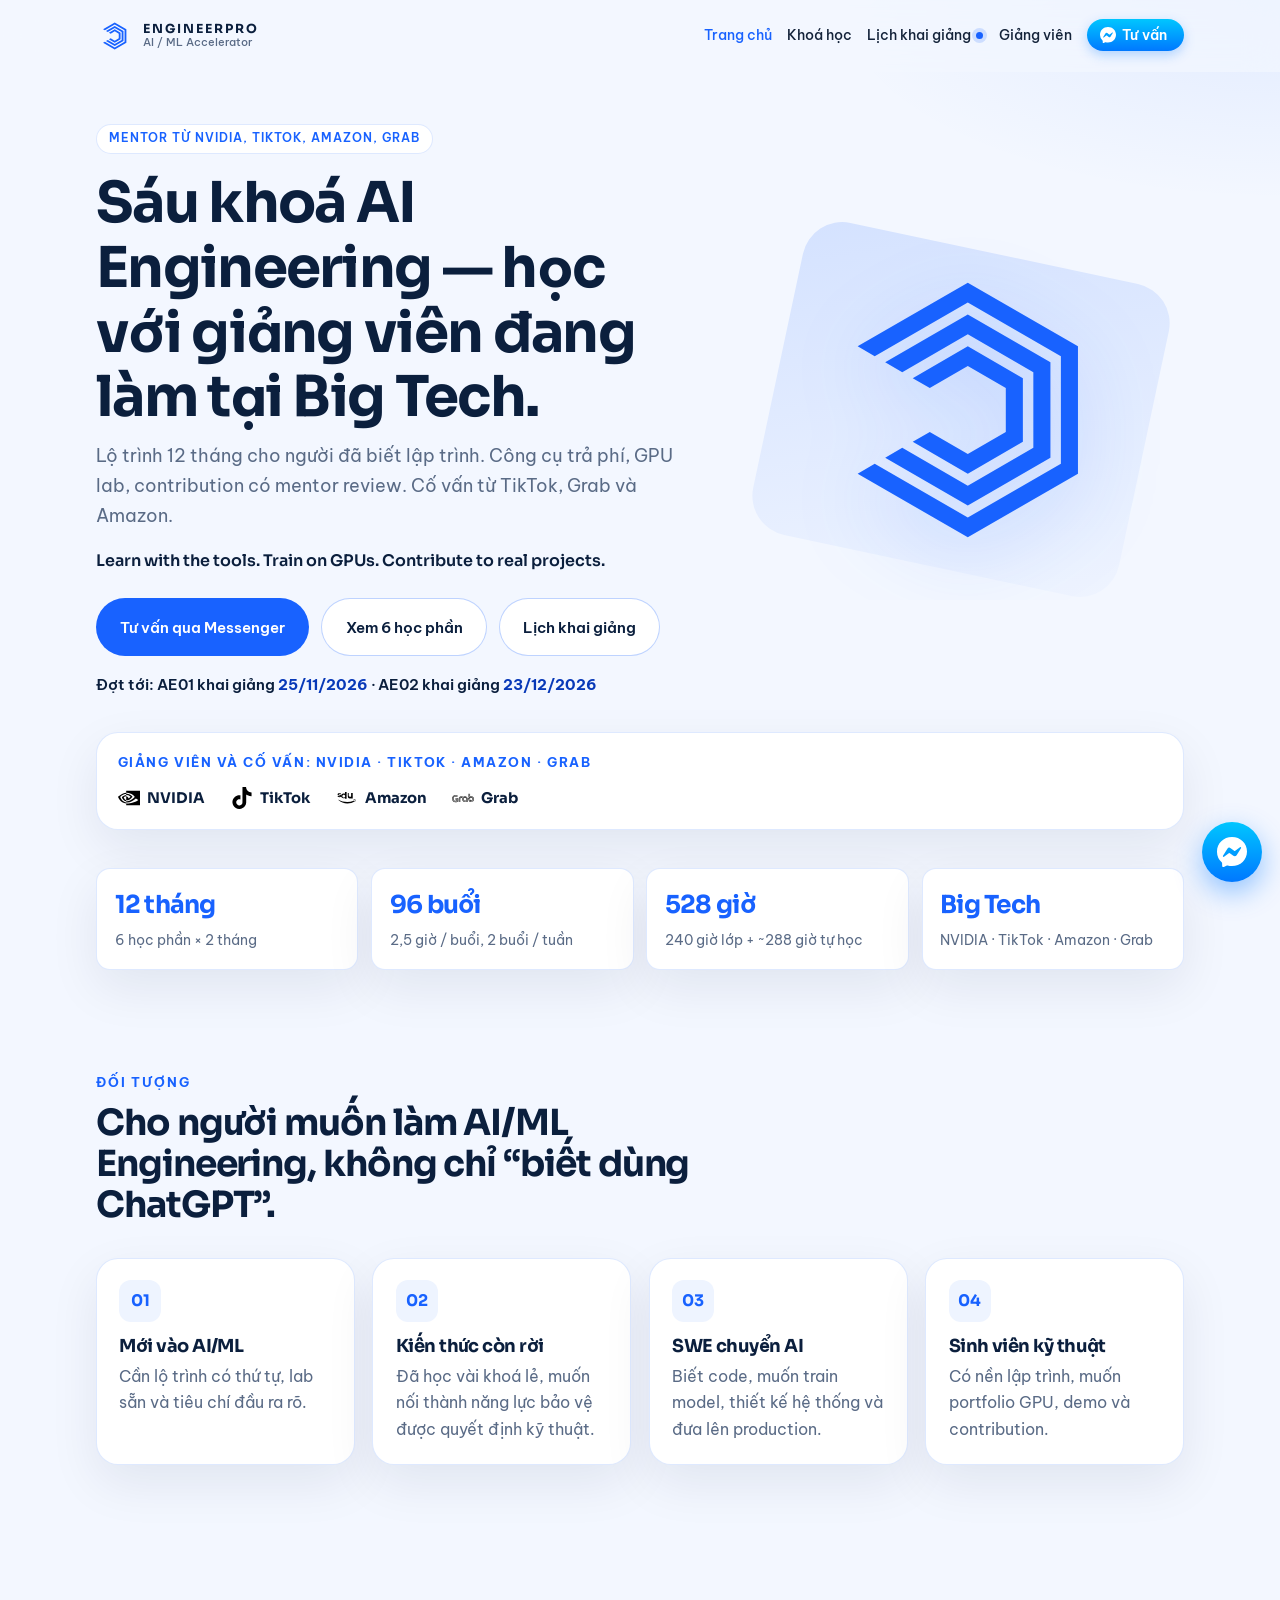
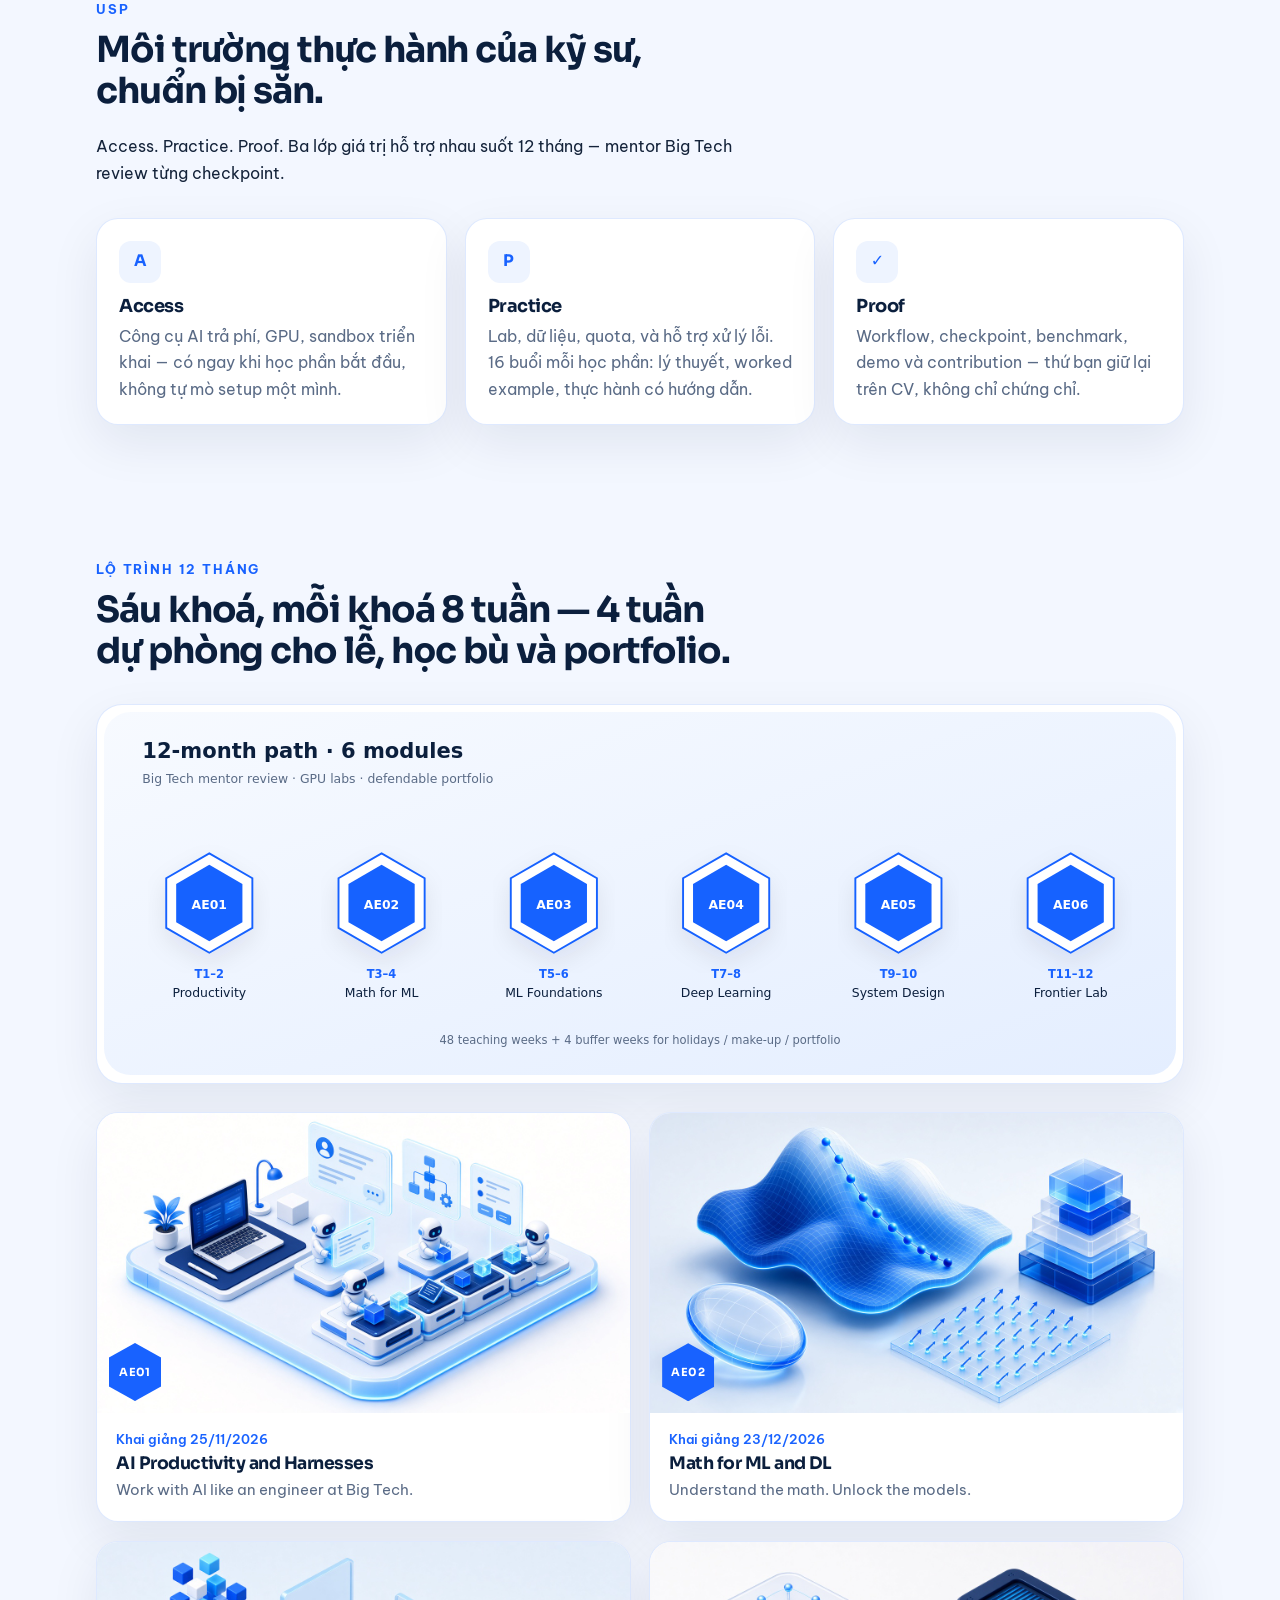
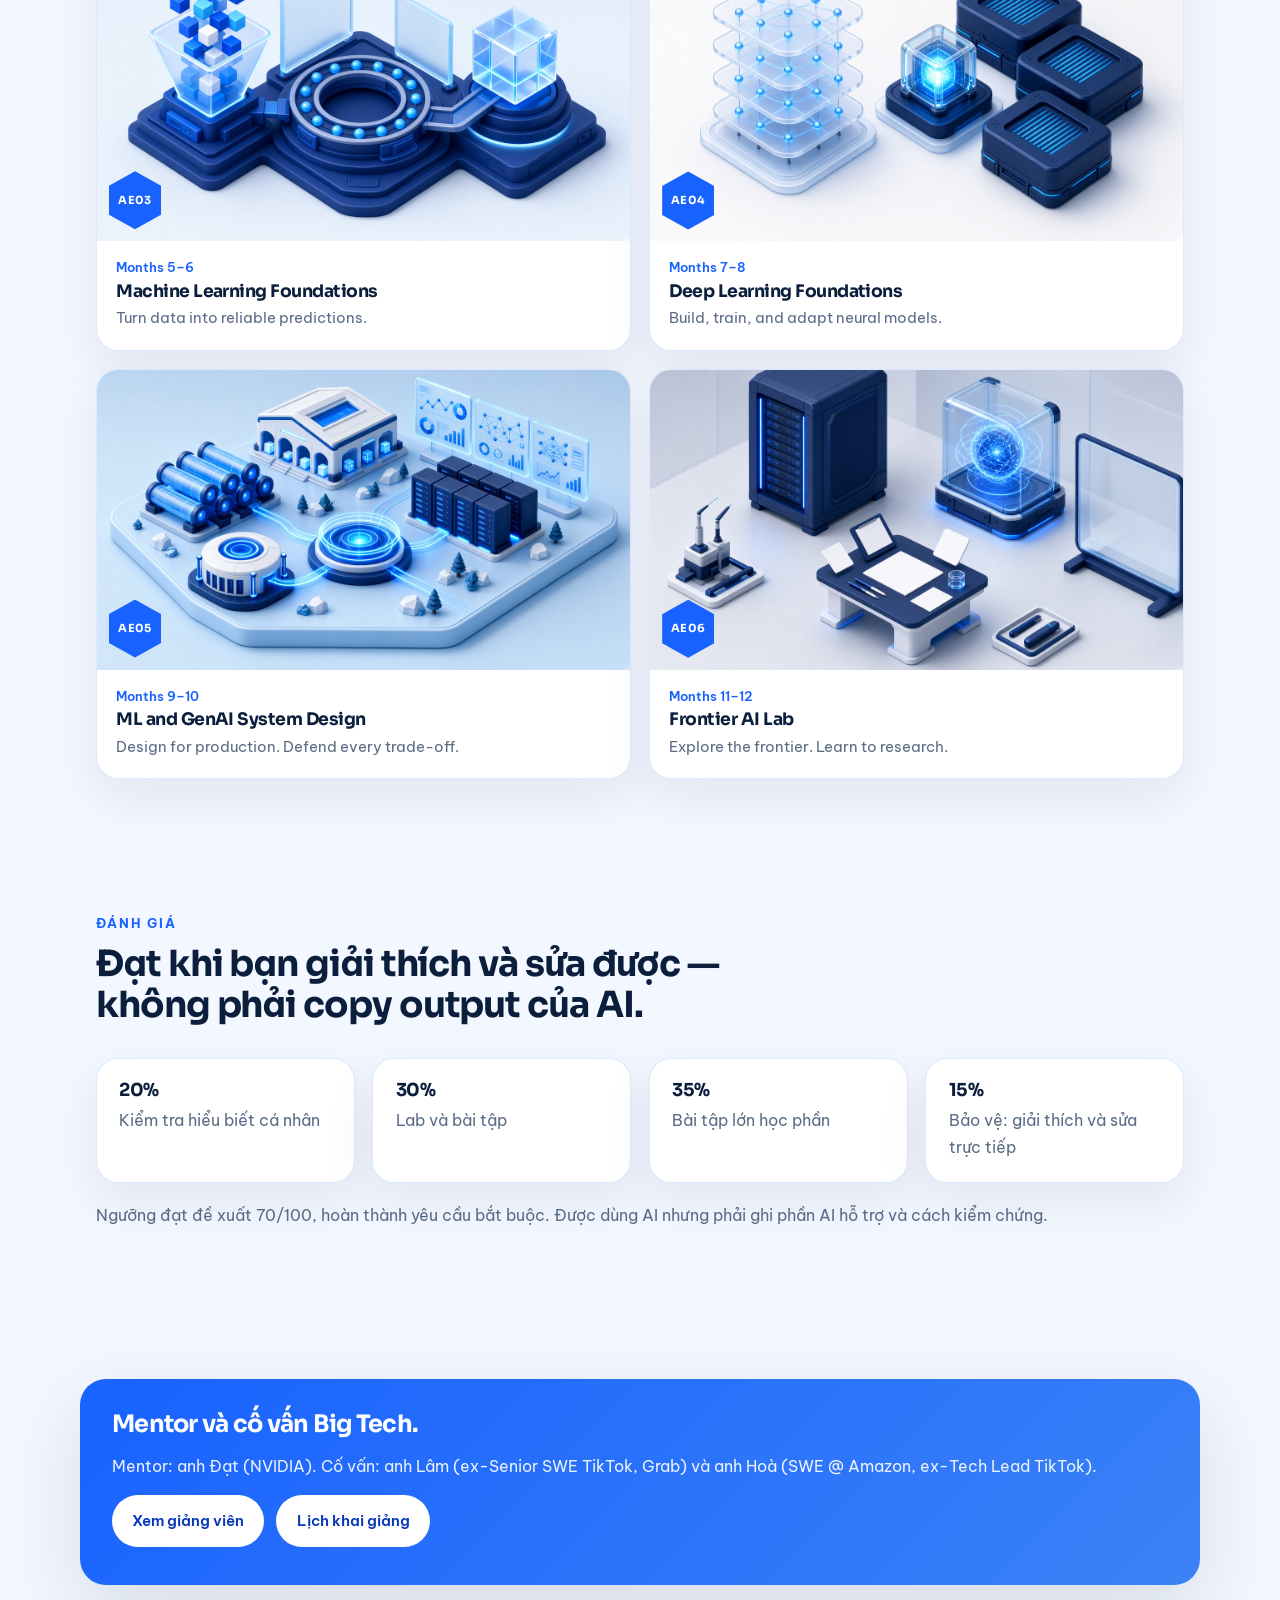
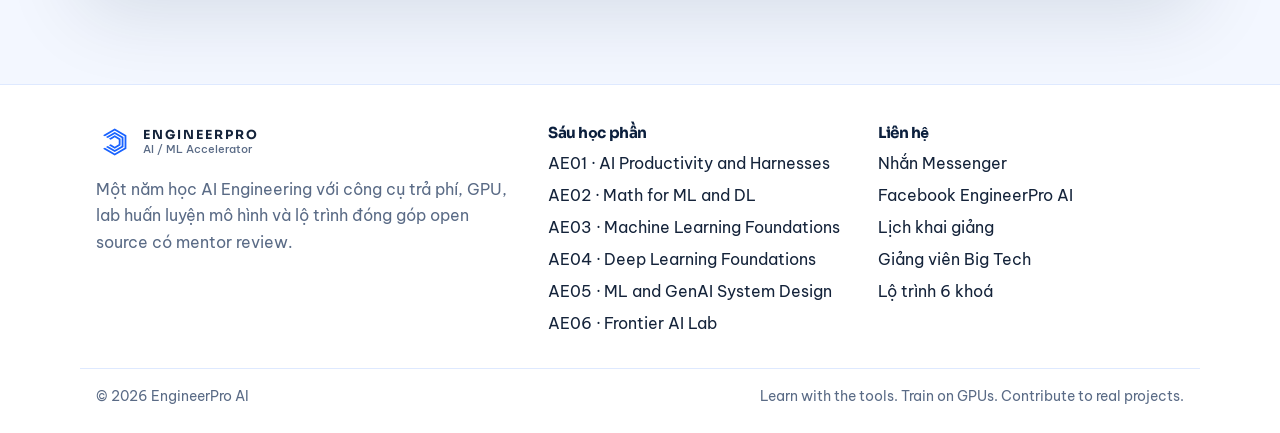
<file: docs/index.html>
<!doctype html>
<html lang="vi">
<head>
  <meta charset="utf-8">
  <!-- Google tag (gtag.js) -->
<script async src="https://www.googletagmanager.com/gtag/js?id=G-5TH79627Q6"></script>
<script>
  window.dataLayer = window.dataLayer || [];
  function gtag(){dataLayer.push(arguments);}
  gtag('js', new Date());
  gtag('config', 'G-5TH79627Q6');
</script>
  <meta name="viewport" content="width=device-width, initial-scale=1">
  <title>EngineerPro AI — 6 khoá AI Engineering với giảng viên Big Tech</title>
  <meta name="description" content="Lộ trình 12 tháng, 6 khoá: AI productivity, toán ML, machine learning, deep learning, system design và frontier lab. Mentor review; cố vấn TikTok, Grab và Amazon. GPU, công cụ trả phí.">
  <link rel="canonical" href="https://engineerpro-team.github.io/engineerproai/">
  <link rel="icon" type="image/png" sizes="32x32" href="assets/img/favicon-32.png">
  <link rel="icon" type="image/png" href="assets/img/favicon.png">
  <link rel="apple-touch-icon" href="assets/img/apple-touch-icon.png">
  <meta property="og:type" content="website">
  <meta property="og:site_name" content="EngineerPro AI">
  <meta property="og:locale" content="vi_VN">
  <meta property="og:title" content="EngineerPro AI — 6 khoá AI Engineering với giảng viên Big Tech">
  <meta property="og:description" content="Lộ trình 12 tháng, 6 khoá: AI productivity, toán ML, machine learning, deep learning, system design và frontier lab. Mentor review; cố vấn TikTok, Grab và Amazon. GPU, công cụ trả phí.">
  <meta property="og:url" content="https://engineerpro-team.github.io/engineerproai/">
  <meta property="og:image" content="https://engineerpro-team.github.io/engineerproai/assets/img/og-share.png">
  <meta property="og:image:width" content="1200">
  <meta property="og:image:height" content="630">
  <meta name="twitter:card" content="summary_large_image">
  <meta name="twitter:title" content="EngineerPro AI — 6 khoá AI Engineering với giảng viên Big Tech">
  <meta name="twitter:description" content="Lộ trình 12 tháng, 6 khoá: AI productivity, toán ML, machine learning, deep learning, system design và frontier lab. Mentor review; cố vấn TikTok, Grab và Amazon. GPU, công cụ trả phí.">
  <meta name="twitter:image" content="https://engineerpro-team.github.io/engineerproai/assets/img/og-share.png">
  <link rel="preconnect" href="https://fonts.googleapis.com">
  <link rel="preconnect" href="https://fonts.gstatic.com" crossorigin>
  <link href="https://fonts.googleapis.com/css2?family=Be+Vietnam+Pro:wght@400;500;600;700;800&family=Sora:wght@600;700;800&display=swap" rel="stylesheet">
  <link rel="stylesheet" href="assets/css/style.css">
  <script type="application/ld+json">{"@context": "https://schema.org", "@graph": [{"@type": ["Organization", "EducationalOrganization"], "@id": "https://engineerpro-team.github.io/engineerproai/#org", "name": "EngineerPro AI", "url": "https://engineerpro-team.github.io/engineerproai/", "logo": "https://engineerpro-team.github.io/engineerproai/assets/img/logo-mark.png", "sameAs": ["https://www.facebook.com/EngineerProAI", "https://m.me/EngineerProAI"]}, {"@type": "EducationalOccupationalProgram", "name": "AI/ML Engineering Accelerator", "description": "Lộ trình 12 tháng, 6 khoá AI/ML Engineering với giảng viên Big Tech.", "url": "https://engineerpro-team.github.io/engineerproai/", "provider": {"@id": "https://engineerpro-team.github.io/engineerproai/#org"}, "timeToComplete": "P12M", "hasCourse": [{"@type": "Course", "name": "AE01 — AI Productivity and Harnesses", "description": "Work with AI like an engineer at Big Tech.", "url": "https://engineerpro-team.github.io/engineerproai/khoa-hoc/ae01/", "provider": {"@id": "https://engineerpro-team.github.io/engineerproai/#org"}}, {"@type": "Course", "name": "AE02 — Math for ML and DL", "description": "Understand the math. Unlock the models.", "url": "https://engineerpro-team.github.io/engineerproai/khoa-hoc/ae02/", "provider": {"@id": "https://engineerpro-team.github.io/engineerproai/#org"}}, {"@type": "Course", "name": "AE03 — Machine Learning Foundations", "description": "Turn data into reliable predictions.", "url": "https://engineerpro-team.github.io/engineerproai/khoa-hoc/ae03/", "provider": {"@id": "https://engineerpro-team.github.io/engineerproai/#org"}}, {"@type": "Course", "name": "AE04 — Deep Learning Foundations", "description": "Build, train, and adapt neural models.", "url": "https://engineerpro-team.github.io/engineerproai/khoa-hoc/ae04/", "provider": {"@id": "https://engineerpro-team.github.io/engineerproai/#org"}}, {"@type": "Course", "name": "AE05 — ML and GenAI System Design", "description": "Design for production. Defend every trade-off.", "url": "https://engineerpro-team.github.io/engineerproai/khoa-hoc/ae05/", "provider": {"@id": "https://engineerpro-team.github.io/engineerproai/#org"}}, {"@type": "Course", "name": "AE06 — Frontier AI Lab", "description": "Explore the frontier. Learn to research.", "url": "https://engineerpro-team.github.io/engineerproai/khoa-hoc/ae06/", "provider": {"@id": "https://engineerpro-team.github.io/engineerproai/#org"}}]}]}</script>
</head>
<body>
  <a class="skip-link" href="#main">Bỏ qua điều hướng</a>
  <header class="header" data-header>
  <div class="header-inner">
    <a class="brand" href="index.html">
      <img src="assets/img/logo-mark.svg" alt="">
      <span><b>ENGINEERPRO</b><small>AI / ML Accelerator</small></span>
    </a>
    <button class="nav-toggle" type="button" data-nav-toggle aria-expanded="false" aria-controls="site-nav" aria-label="Mở menu">
      <span></span>
    </button>
    <nav class="nav" id="site-nav" data-nav-panel>
      <a href="index.html" class="is-active">Trang chủ</a>
      <a href="khoa-hoc/">Khoá học</a>
      <a href="lich-khai-giang/" class="nav-hot">Lịch khai giảng</a>
      <a href="giang-vien/">Giảng viên</a>
      <a class="btn btn-msg" href="https://m.me/EngineerProAI" target="_blank" rel="noopener"><svg viewBox="0 0 24 24" aria-hidden="true"><path fill="currentColor" d="M.001 11.639C.001 4.949 5.241 0 12.001 0 18.762 0 24 4.95 24 11.639c0 6.689-5.238 11.638-11.999 11.638-1.21 0-2.38-.16-3.47-.46a.96.96 0 00-.64.05l-2.39 1.05a.96.96 0 01-1.35-.85l-.07-2.14a.97.97 0 00-.32-.68A11.39 11.39 0 010 11.639zm8.32-2.19l-3.52 5.6c-.35.53.32 1.139.82.75l3.79-2.87a.724.724 0 01.87 0l2.8 2.1c.84.63 2.04.41 2.6-.48l3.52-5.6c.35-.53-.32-1.13-.82-.75l-3.79 2.87a.724.724 0 01-.87 0l-2.8-2.1a1.8 1.8 0 00-2.6.48z"/></svg> Tư vấn</a>
    </nav>
  </div>
</header>
  <main id="main">
<section class="hero">
  <div class="wrap hero-grid">
    <div>
      <div class="eyebrow">Mentor từ NVIDIA, TikTok, Amazon, Grab</div>
      <h1>Sáu khoá AI Engineering — học với giảng viên đang làm tại Big Tech.</h1>
      <p class="lede">Lộ trình 12 tháng cho người đã biết lập trình. Công cụ trả phí, GPU lab, contribution có mentor review. Cố vấn từ TikTok, Grab và Amazon.</p>
      <p class="tagline">Learn with the tools. Train on GPUs. Contribute to real projects.</p>
      <div class="hero-actions">
        <a class="btn btn-primary btn-lg" href="https://m.me/EngineerProAI" target="_blank" rel="noopener">Tư vấn qua Messenger</a>
        <a class="btn btn-ghost btn-lg" href="#lo-trinh">Xem 6 học phần</a>
        <a class="btn btn-ghost btn-lg" href="lich-khai-giang/">Lịch khai giảng</a>
      </div>
      <p class="intake-line">Đợt tới: AE01 khai giảng <strong>25/11/2026</strong> · AE02 khai giảng <strong>23/12/2026</strong></p>
    </div>
    <div class="hero-visual">
      <img src="assets/img/logo-mark.svg" alt="Logo EngineerPro AI">
    </div>
  </div>
  <div class="wrap"><div class="logo-strip reveal">
  <p>Giảng viên và cố vấn: NVIDIA · TikTok · Amazon · Grab</p>
  <ul><li><img src="assets/img/companies/nvidia.svg" alt=""><span>NVIDIA</span></li><li><img src="assets/img/companies/tiktok.svg" alt=""><span>TikTok</span></li><li><img src="assets/img/companies/amazon.svg" alt=""><span>Amazon</span></li><li><img src="assets/img/companies/grab.svg" alt=""><span>Grab</span></li></ul>
</div></div>
  <div class="wrap stats">
    <div class="stat"><b>12 tháng</b><span>6 học phần × 2 tháng</span></div>
    <div class="stat"><b>96 buổi</b><span>2,5 giờ / buổi, 2 buổi / tuần</span></div>
    <div class="stat"><b>528 giờ</b><span>240 giờ lớp + ~288 giờ tự học</span></div>
    <div class="stat"><b>Big Tech</b><span>NVIDIA · TikTok · Amazon · Grab</span></div>
  </div>
</section>

<section>
  <div class="wrap">
    <div class="section-head reveal">
      <div class="kicker">Đối tượng</div>
      <h2>Cho người muốn làm AI/ML Engineering, không chỉ “biết dùng ChatGPT”.</h2>
    </div>
    <div class="grid-4">
      <article class="card reveal"><div class="icon-pill">01</div><h3>Mới vào AI/ML</h3><p>Cần lộ trình có thứ tự, lab sẵn và tiêu chí đầu ra rõ.</p></article>
      <article class="card reveal"><div class="icon-pill">02</div><h3>Kiến thức còn rời</h3><p>Đã học vài khoá lẻ, muốn nối thành năng lực bảo vệ được quyết định kỹ thuật.</p></article>
      <article class="card reveal"><div class="icon-pill">03</div><h3>SWE chuyển AI</h3><p>Biết code, muốn train model, thiết kế hệ thống và đưa lên production.</p></article>
      <article class="card reveal"><div class="icon-pill">04</div><h3>Sinh viên kỹ thuật</h3><p>Có nền lập trình, muốn portfolio GPU, demo và contribution.</p></article>
    </div>
  </div>
</section>

<section>
  <div class="wrap">
    <div class="section-head reveal">
      <div class="kicker">USP</div>
      <h2>Môi trường thực hành của kỹ sư, chuẩn bị sẵn.</h2>
      <p>Access. Practice. Proof. Ba lớp giá trị hỗ trợ nhau suốt 12 tháng — mentor Big Tech review từng checkpoint.</p>
    </div>
    <div class="grid-3">
      <article class="card reveal"><div class="icon-pill">A</div><h3>Access</h3><p>Công cụ AI trả phí, GPU, sandbox triển khai — có ngay khi học phần bắt đầu, không tự mò setup một mình.</p></article>
      <article class="card reveal"><div class="icon-pill">P</div><h3>Practice</h3><p>Lab, dữ liệu, quota, và hỗ trợ xử lý lỗi. 16 buổi mỗi học phần: lý thuyết, worked example, thực hành có hướng dẫn.</p></article>
      <article class="card reveal"><div class="icon-pill">✓</div><h3>Proof</h3><p>Workflow, checkpoint, benchmark, demo và contribution — thứ bạn giữ lại trên CV, không chỉ chứng chỉ.</p></article>
    </div>
  </div>
</section>

<section id="lo-trinh">
  <div class="wrap">
    <div class="section-head reveal">
      <div class="kicker">Lộ trình 12 tháng</div>
      <h2>Sáu khoá, mỗi khoá 8 tuần — 4 tuần dự phòng cho lễ, học bù và portfolio.</h2>
    </div>
    <figure class="diagram reveal"><img src="assets/img/diagrams/roadmap-12.svg" alt="12-month path, six modules AE01 to AE06"></figure>
    <div class="path"><a class="course-card reveal" href="khoa-hoc/ae01/">
  <div class="course-thumb">
    <img src="assets/img/courses/ae01-cover.png" alt="" width="1280" height="720">
    <span class="hex">AE01</span>
  </div>
  <div class="course-card-body">
    <div class="meta">Khai giảng 25/11/2026</div>
    <h3>AI Productivity and Harnesses</h3>
    <p>Work with AI like an engineer at Big Tech.</p>
  </div>
  <span class="go" aria-hidden="true">→</span>
</a>
<a class="course-card reveal" href="khoa-hoc/ae02/">
  <div class="course-thumb">
    <img src="assets/img/courses/ae02-cover.png" alt="" width="1280" height="720">
    <span class="hex">AE02</span>
  </div>
  <div class="course-card-body">
    <div class="meta">Khai giảng 23/12/2026</div>
    <h3>Math for ML and DL</h3>
    <p>Understand the math. Unlock the models.</p>
  </div>
  <span class="go" aria-hidden="true">→</span>
</a>
<a class="course-card reveal" href="khoa-hoc/ae03/">
  <div class="course-thumb">
    <img src="assets/img/courses/ae03-cover.png" alt="" width="1280" height="720">
    <span class="hex">AE03</span>
  </div>
  <div class="course-card-body">
    <div class="meta">Months 5–6</div>
    <h3>Machine Learning Foundations</h3>
    <p>Turn data into reliable predictions.</p>
  </div>
  <span class="go" aria-hidden="true">→</span>
</a>
<a class="course-card reveal" href="khoa-hoc/ae04/">
  <div class="course-thumb">
    <img src="assets/img/courses/ae04-cover.png" alt="" width="1280" height="720">
    <span class="hex">AE04</span>
  </div>
  <div class="course-card-body">
    <div class="meta">Months 7–8</div>
    <h3>Deep Learning Foundations</h3>
    <p>Build, train, and adapt neural models.</p>
  </div>
  <span class="go" aria-hidden="true">→</span>
</a>
<a class="course-card reveal" href="khoa-hoc/ae05/">
  <div class="course-thumb">
    <img src="assets/img/courses/ae05-cover.png" alt="" width="1280" height="720">
    <span class="hex">AE05</span>
  </div>
  <div class="course-card-body">
    <div class="meta">Months 9–10</div>
    <h3>ML and GenAI System Design</h3>
    <p>Design for production. Defend every trade-off.</p>
  </div>
  <span class="go" aria-hidden="true">→</span>
</a>
<a class="course-card reveal" href="khoa-hoc/ae06/">
  <div class="course-thumb">
    <img src="assets/img/courses/ae06-cover.png" alt="" width="1280" height="720">
    <span class="hex">AE06</span>
  </div>
  <div class="course-card-body">
    <div class="meta">Months 11–12</div>
    <h3>Frontier AI Lab</h3>
    <p>Explore the frontier. Learn to research.</p>
  </div>
  <span class="go" aria-hidden="true">→</span>
</a></div>
  </div>
</section>

<section>
  <div class="wrap">
    <div class="section-head reveal">
      <div class="kicker">Đánh giá</div>
      <h2>Đạt khi bạn giải thích và sửa được — không phải copy output của AI.</h2>
    </div>
    <div class="grid-4">
      <article class="card reveal"><h3>20%</h3><p>Kiểm tra hiểu biết cá nhân</p></article>
      <article class="card reveal"><h3>30%</h3><p>Lab và bài tập</p></article>
      <article class="card reveal"><h3>35%</h3><p>Bài tập lớn học phần</p></article>
      <article class="card reveal"><h3>15%</h3><p>Bảo vệ: giải thích và sửa trực tiếp</p></article>
    </div>
    <p class="reveal" style="margin-top:1.2rem;color:var(--muted)">Ngưỡng đạt đề xuất 70/100, hoàn thành yêu cầu bắt buộc. Được dùng AI nhưng phải ghi phần AI hỗ trợ và cách kiểm chứng.</p>
  </div>
</section>

<section>
  <div class="wrap callout reveal">
    <h2>Mentor và cố vấn Big Tech.</h2>
    <p>Mentor: anh Đạt (NVIDIA). Cố vấn: anh Lâm (ex-Senior SWE TikTok, Grab) và anh Hoà (SWE @ Amazon, ex-Tech Lead TikTok).</p>
    <div class="hero-actions">
      <a class="btn btn-ghost" href="giang-vien/">Xem giảng viên</a>
      <a class="btn btn-primary" href="lich-khai-giang/">Lịch khai giảng</a>
    </div>
  </div>
</section>
</main>
  <footer class="footer">
  <div class="wrap footer-grid">
    <div>
      <a class="brand" href="index.html">
        <img src="assets/img/logo-mark.svg" alt="">
        <span><b>ENGINEERPRO</b><small>AI / ML Accelerator</small></span>
      </a>
      <p style="margin-top:1rem">Một năm học AI Engineering với công cụ trả phí, GPU, lab huấn luyện mô hình và lộ trình đóng góp open source có mentor review.</p>
    </div>
    <div>
      <h3>Sáu học phần</h3>
      <ul><li><a href="khoa-hoc/ae01/">AE01 · AI Productivity and Harnesses</a></li><li><a href="khoa-hoc/ae02/">AE02 · Math for ML and DL</a></li><li><a href="khoa-hoc/ae03/">AE03 · Machine Learning Foundations</a></li><li><a href="khoa-hoc/ae04/">AE04 · Deep Learning Foundations</a></li><li><a href="khoa-hoc/ae05/">AE05 · ML and GenAI System Design</a></li><li><a href="khoa-hoc/ae06/">AE06 · Frontier AI Lab</a></li></ul>
    </div>
    <div>
      <h3>Liên hệ</h3>
      <ul>
        <li><a href="https://m.me/EngineerProAI" target="_blank" rel="noopener">Nhắn Messenger</a></li>
        <li><a href="https://www.facebook.com/EngineerProAI" target="_blank" rel="noopener">Facebook EngineerPro AI</a></li>
        <li><a href="lich-khai-giang/">Lịch khai giảng</a></li>
        <li><a href="giang-vien/">Giảng viên Big Tech</a></li>
        <li><a href="khoa-hoc/">Lộ trình 6 khoá</a></li>
      </ul>
    </div>
  </div>
  <div class="wrap legal">
    <span>© <span data-year></span> EngineerPro AI</span>
    <span>Learn with the tools. Train on GPUs. Contribute to real projects.</span>
  </div>
</footer>
  <a class="msg-fab" href="https://m.me/EngineerProAI" target="_blank" rel="noopener" aria-label="Nhắn tin tư vấn qua Messenger">
  <svg viewBox="0 0 24 24" aria-hidden="true"><path fill="currentColor" d="M.001 11.639C.001 4.949 5.241 0 12.001 0 18.762 0 24 4.95 24 11.639c0 6.689-5.238 11.638-11.999 11.638-1.21 0-2.38-.16-3.47-.46a.96.96 0 00-.64.05l-2.39 1.05a.96.96 0 01-1.35-.85l-.07-2.14a.97.97 0 00-.32-.68A11.39 11.39 0 010 11.639zm8.32-2.19l-3.52 5.6c-.35.53.32 1.139.82.75l3.79-2.87a.724.724 0 01.87 0l2.8 2.1c.84.63 2.04.41 2.6-.48l3.52-5.6c.35-.53-.32-1.13-.82-.75l-3.79 2.87a.724.724 0 01-.87 0l-2.8-2.1a1.8 1.8 0 00-2.6.48z"/></svg>
</a>
  <script src="assets/js/main.js"></script>
</body>
</html>
</file>
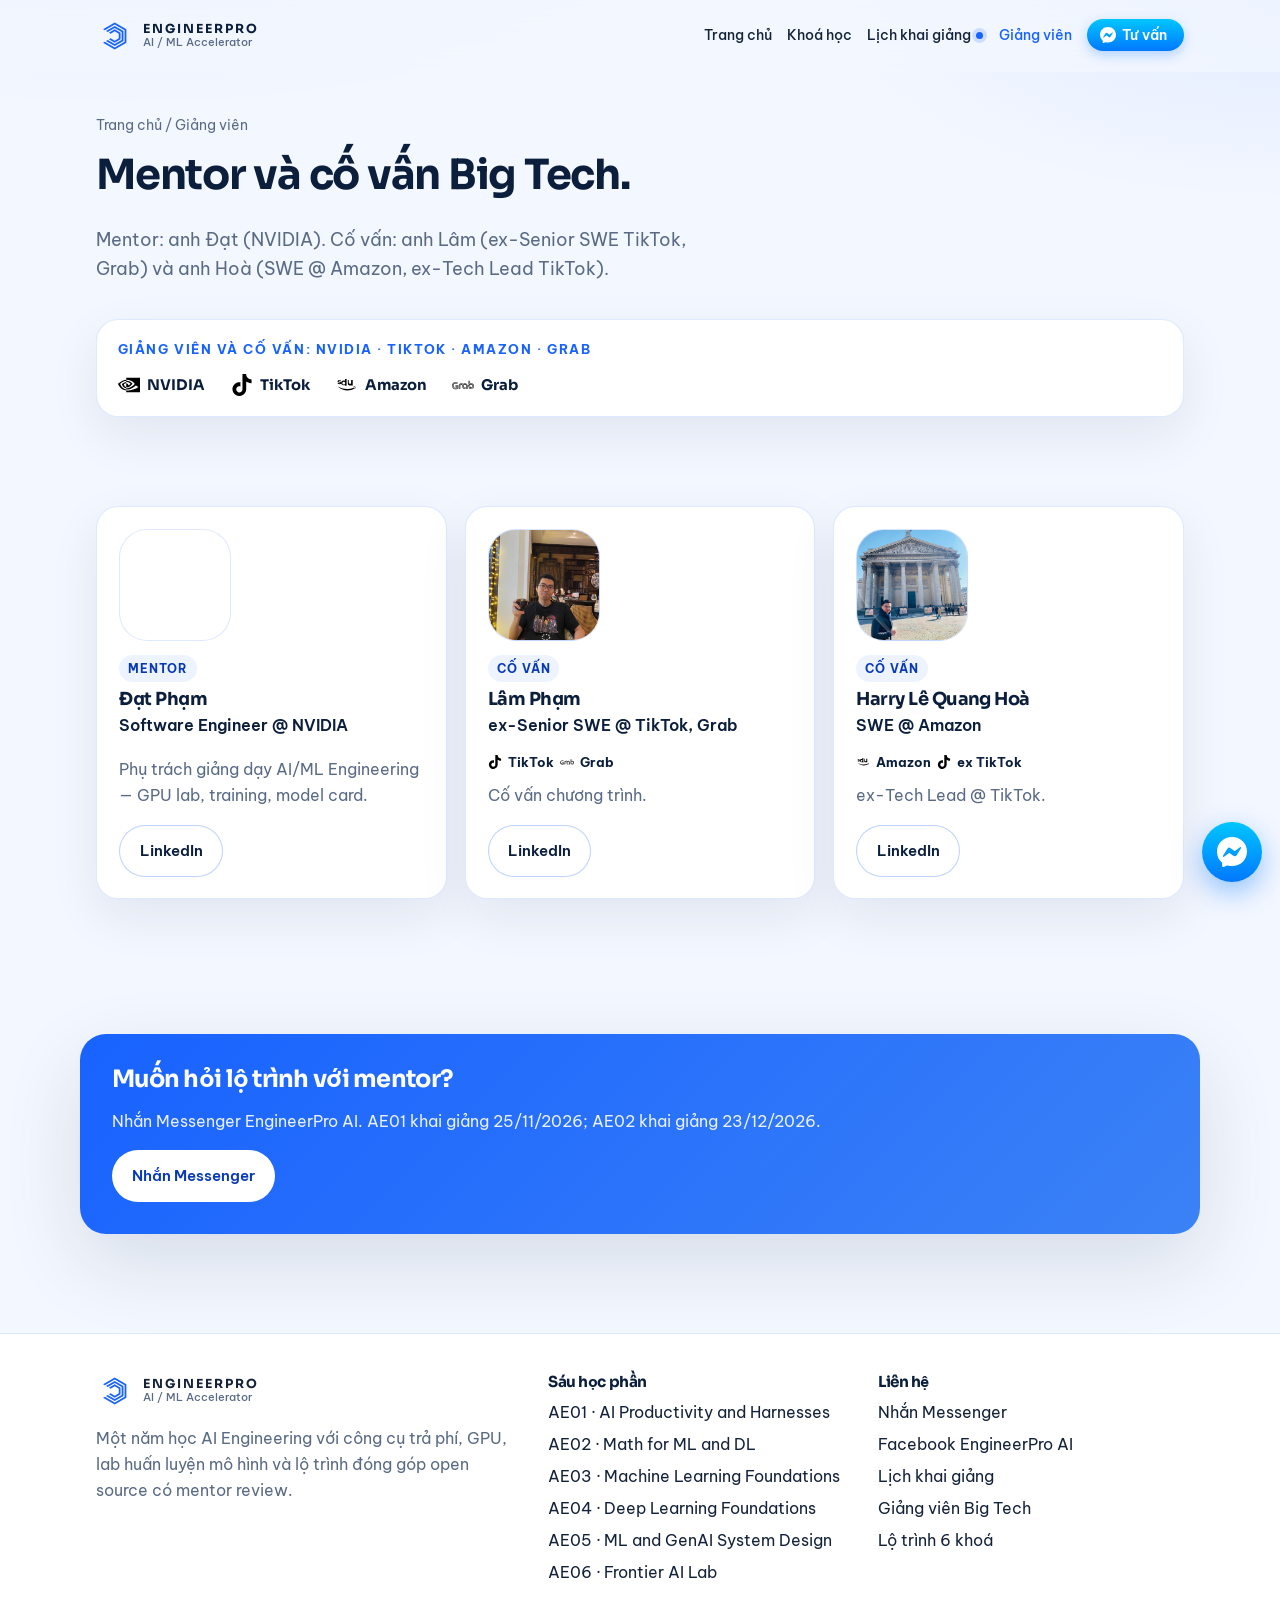
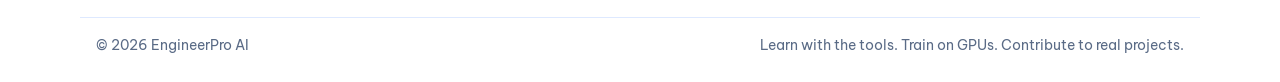
<file: docs/giang-vien/index.html>
<!doctype html>
<html lang="vi">
<head>
  <meta charset="utf-8">
  <!-- Google tag (gtag.js) -->
<script async src="https://www.googletagmanager.com/gtag/js?id=G-5TH79627Q6"></script>
<script>
  window.dataLayer = window.dataLayer || [];
  function gtag(){dataLayer.push(arguments);}
  gtag('js', new Date());
  gtag('config', 'G-5TH79627Q6');
</script>
  <meta name="viewport" content="width=device-width, initial-scale=1">
  <title>Giảng viên | EngineerPro AI</title>
  <meta name="description" content="Mentor Đạt Phạm (NVIDIA). Cố vấn Lâm Phạm (ex-Senior SWE TikTok, Grab) và Harry Lê Quang Hoà (SWE @ Amazon, ex-Tech Lead TikTok).">
  <link rel="canonical" href="https://engineerpro-team.github.io/engineerproai/giang-vien/">
  <link rel="icon" type="image/png" sizes="32x32" href="../assets/img/favicon-32.png">
  <link rel="icon" type="image/png" href="../assets/img/favicon.png">
  <link rel="apple-touch-icon" href="../assets/img/apple-touch-icon.png">
  <meta property="og:type" content="website">
  <meta property="og:site_name" content="EngineerPro AI">
  <meta property="og:locale" content="vi_VN">
  <meta property="og:title" content="Giảng viên | EngineerPro AI">
  <meta property="og:description" content="Mentor Đạt Phạm (NVIDIA). Cố vấn Lâm Phạm (ex-Senior SWE TikTok, Grab) và Harry Lê Quang Hoà (SWE @ Amazon, ex-Tech Lead TikTok).">
  <meta property="og:url" content="https://engineerpro-team.github.io/engineerproai/giang-vien/">
  <meta property="og:image" content="https://engineerpro-team.github.io/engineerproai/assets/img/og-share.png">
  <meta property="og:image:width" content="1200">
  <meta property="og:image:height" content="630">
  <meta name="twitter:card" content="summary_large_image">
  <meta name="twitter:title" content="Giảng viên | EngineerPro AI">
  <meta name="twitter:description" content="Mentor Đạt Phạm (NVIDIA). Cố vấn Lâm Phạm (ex-Senior SWE TikTok, Grab) và Harry Lê Quang Hoà (SWE @ Amazon, ex-Tech Lead TikTok).">
  <meta name="twitter:image" content="https://engineerpro-team.github.io/engineerproai/assets/img/og-share.png">
  <link rel="preconnect" href="https://fonts.googleapis.com">
  <link rel="preconnect" href="https://fonts.gstatic.com" crossorigin>
  <link href="https://fonts.googleapis.com/css2?family=Be+Vietnam+Pro:wght@400;500;600;700;800&family=Sora:wght@600;700;800&display=swap" rel="stylesheet">
  <link rel="stylesheet" href="../assets/css/style.css">
  
</head>
<body>
  <a class="skip-link" href="#main">Bỏ qua điều hướng</a>
  <header class="header" data-header>
  <div class="header-inner">
    <a class="brand" href="../index.html">
      <img src="../assets/img/logo-mark.svg" alt="">
      <span><b>ENGINEERPRO</b><small>AI / ML Accelerator</small></span>
    </a>
    <button class="nav-toggle" type="button" data-nav-toggle aria-expanded="false" aria-controls="site-nav" aria-label="Mở menu">
      <span></span>
    </button>
    <nav class="nav" id="site-nav" data-nav-panel>
      <a href="../index.html">Trang chủ</a>
      <a href="../khoa-hoc/">Khoá học</a>
      <a href="../lich-khai-giang/" class="nav-hot">Lịch khai giảng</a>
      <a href="../giang-vien/" class="is-active">Giảng viên</a>
      <a class="btn btn-msg" href="https://m.me/EngineerProAI" target="_blank" rel="noopener"><svg viewBox="0 0 24 24" aria-hidden="true"><path fill="currentColor" d="M.001 11.639C.001 4.949 5.241 0 12.001 0 18.762 0 24 4.95 24 11.639c0 6.689-5.238 11.638-11.999 11.638-1.21 0-2.38-.16-3.47-.46a.96.96 0 00-.64.05l-2.39 1.05a.96.96 0 01-1.35-.85l-.07-2.14a.97.97 0 00-.32-.68A11.39 11.39 0 010 11.639zm8.32-2.19l-3.52 5.6c-.35.53.32 1.139.82.75l3.79-2.87a.724.724 0 01.87 0l2.8 2.1c.84.63 2.04.41 2.6-.48l3.52-5.6c.35-.53-.32-1.13-.82-.75l-3.79 2.87a.724.724 0 01-.87 0l-2.8-2.1a1.8 1.8 0 00-2.6.48z"/></svg> Tư vấn</a>
    </nav>
  </div>
</header>
  <main id="main">
<section class="page-hero">
  <div class="wrap">
    <p class="crumbs"><a href="../index.html">Trang chủ</a> / Giảng viên</p>
    <h1>Mentor và cố vấn Big Tech.</h1>
    <p class="lede">Mentor: anh Đạt (NVIDIA). Cố vấn: anh Lâm (ex-Senior SWE TikTok, Grab) và anh Hoà (SWE @ Amazon, ex-Tech Lead TikTok).</p>
    <div class="logo-strip reveal">
  <p>Giảng viên và cố vấn: NVIDIA · TikTok · Amazon · Grab</p>
  <ul><li><img src="../assets/img/companies/nvidia.svg" alt=""><span>NVIDIA</span></li><li><img src="../assets/img/companies/tiktok.svg" alt=""><span>TikTok</span></li><li><img src="../assets/img/companies/amazon.svg" alt=""><span>Amazon</span></li><li><img src="../assets/img/companies/grab.svg" alt=""><span>Grab</span></li></ul>
</div>
  </div>
</section>
<section class="instructors">
  <div class="wrap grid-3"><article class="card person">
  <div class="avatar is-blank" aria-hidden="true"></div>
  <span class="soon">Mentor</span>
  <h3>Đạt Phạm</h3>
  <p class="person-role">Software Engineer @ NVIDIA</p>
  <p>Phụ trách giảng dạy AI/ML Engineering — GPU lab, training, model card.</p>
  <a class="btn btn-ghost" href="https://www.linkedin.com/in/datphamvn/" target="_blank" rel="noopener">LinkedIn</a>
</article><article class="card person">
  <div class="avatar"><img src="../assets/img/mentors/lam-pham.jpg" alt="Lâm Phạm"></div>
  <span class="soon">Cố vấn</span>
  <h3>Lâm Phạm</h3>
  <p class="person-role">ex-Senior SWE @ TikTok, Grab</p>
  <div class="person-tags"><div class="company-tag"><img src="../assets/img/companies/tiktok.svg" alt="">TikTok</div><div class="company-tag"><img src="../assets/img/companies/grab.svg" alt="">Grab</div></div>
  <p>Cố vấn chương trình.</p>
  <a class="btn btn-ghost" href="https://www.linkedin.com/in/lam0895/" target="_blank" rel="noopener">LinkedIn</a>
</article><article class="card person">
  <div class="avatar"><img src="../assets/img/mentors/harry-le-quang-hoa.jpg" alt="Harry Lê Quang Hoà"></div>
  <span class="soon">Cố vấn</span>
  <h3>Harry Lê Quang Hoà</h3>
  <p class="person-role">SWE @ Amazon</p>
  <div class="person-tags"><div class="company-tag"><img src="../assets/img/companies/amazon.svg" alt="">Amazon</div><div class="company-tag"><img src="../assets/img/companies/tiktok.svg" alt="">ex TikTok</div></div>
  <p>ex-Tech Lead @ TikTok.</p>
  <a class="btn btn-ghost" href="https://www.linkedin.com/in/harry-le-quang-hoa-32210066/" target="_blank" rel="noopener">LinkedIn</a>
</article></div>
</section>
<section>
  <div class="wrap callout">
    <h2>Muốn hỏi lộ trình với mentor?</h2>
    <p>Nhắn Messenger EngineerPro AI. AE01 khai giảng 25/11/2026; AE02 khai giảng 23/12/2026.</p>
    <a class="btn btn-ghost" href="https://m.me/EngineerProAI" target="_blank" rel="noopener">Nhắn Messenger</a>
  </div>
</section>
</main>
  <footer class="footer">
  <div class="wrap footer-grid">
    <div>
      <a class="brand" href="../index.html">
        <img src="../assets/img/logo-mark.svg" alt="">
        <span><b>ENGINEERPRO</b><small>AI / ML Accelerator</small></span>
      </a>
      <p style="margin-top:1rem">Một năm học AI Engineering với công cụ trả phí, GPU, lab huấn luyện mô hình và lộ trình đóng góp open source có mentor review.</p>
    </div>
    <div>
      <h3>Sáu học phần</h3>
      <ul><li><a href="../khoa-hoc/ae01/">AE01 · AI Productivity and Harnesses</a></li><li><a href="../khoa-hoc/ae02/">AE02 · Math for ML and DL</a></li><li><a href="../khoa-hoc/ae03/">AE03 · Machine Learning Foundations</a></li><li><a href="../khoa-hoc/ae04/">AE04 · Deep Learning Foundations</a></li><li><a href="../khoa-hoc/ae05/">AE05 · ML and GenAI System Design</a></li><li><a href="../khoa-hoc/ae06/">AE06 · Frontier AI Lab</a></li></ul>
    </div>
    <div>
      <h3>Liên hệ</h3>
      <ul>
        <li><a href="https://m.me/EngineerProAI" target="_blank" rel="noopener">Nhắn Messenger</a></li>
        <li><a href="https://www.facebook.com/EngineerProAI" target="_blank" rel="noopener">Facebook EngineerPro AI</a></li>
        <li><a href="../lich-khai-giang/">Lịch khai giảng</a></li>
        <li><a href="../giang-vien/">Giảng viên Big Tech</a></li>
        <li><a href="../khoa-hoc/">Lộ trình 6 khoá</a></li>
      </ul>
    </div>
  </div>
  <div class="wrap legal">
    <span>© <span data-year></span> EngineerPro AI</span>
    <span>Learn with the tools. Train on GPUs. Contribute to real projects.</span>
  </div>
</footer>
  <a class="msg-fab" href="https://m.me/EngineerProAI" target="_blank" rel="noopener" aria-label="Nhắn tin tư vấn qua Messenger">
  <svg viewBox="0 0 24 24" aria-hidden="true"><path fill="currentColor" d="M.001 11.639C.001 4.949 5.241 0 12.001 0 18.762 0 24 4.95 24 11.639c0 6.689-5.238 11.638-11.999 11.638-1.21 0-2.38-.16-3.47-.46a.96.96 0 00-.64.05l-2.39 1.05a.96.96 0 01-1.35-.85l-.07-2.14a.97.97 0 00-.32-.68A11.39 11.39 0 010 11.639zm8.32-2.19l-3.52 5.6c-.35.53.32 1.139.82.75l3.79-2.87a.724.724 0 01.87 0l2.8 2.1c.84.63 2.04.41 2.6-.48l3.52-5.6c.35-.53-.32-1.13-.82-.75l-3.79 2.87a.724.724 0 01-.87 0l-2.8-2.1a1.8 1.8 0 00-2.6.48z"/></svg>
</a>
  <script src="../assets/js/main.js"></script>
</body>
</html>
</file>
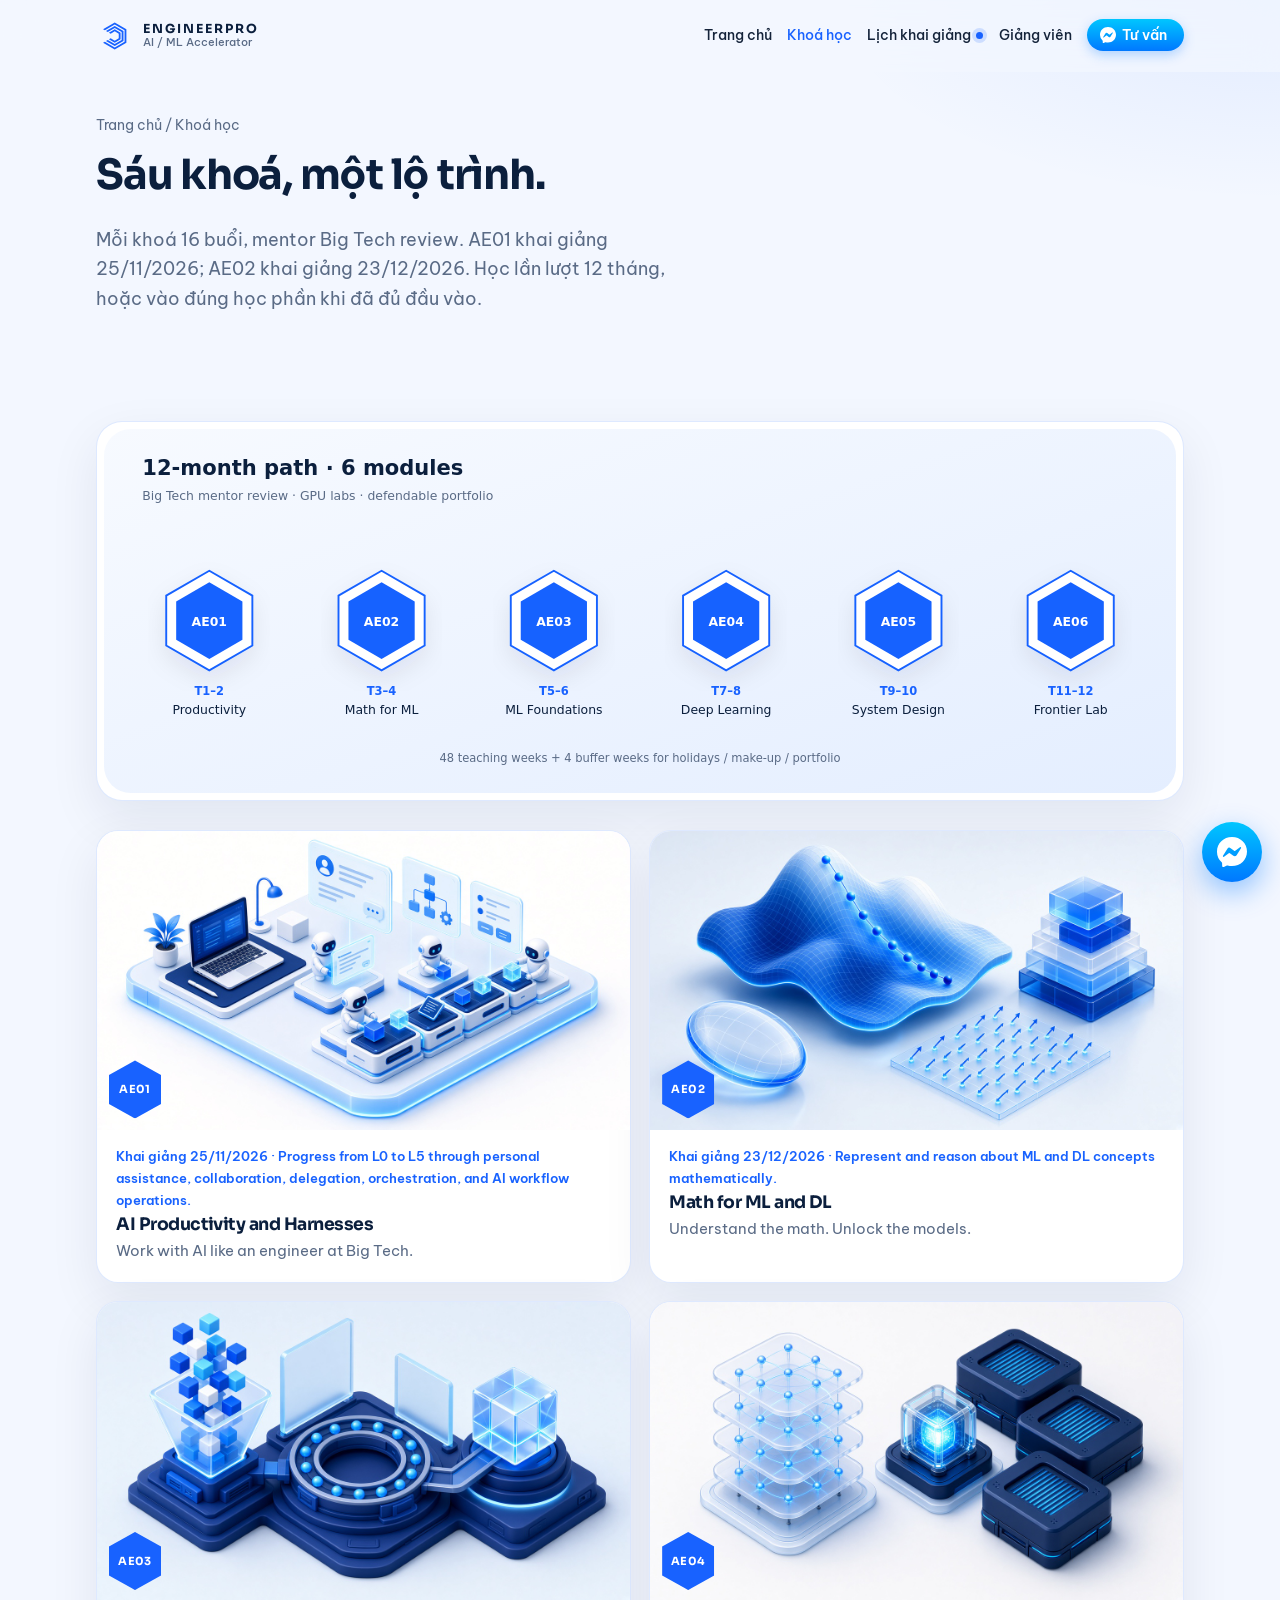
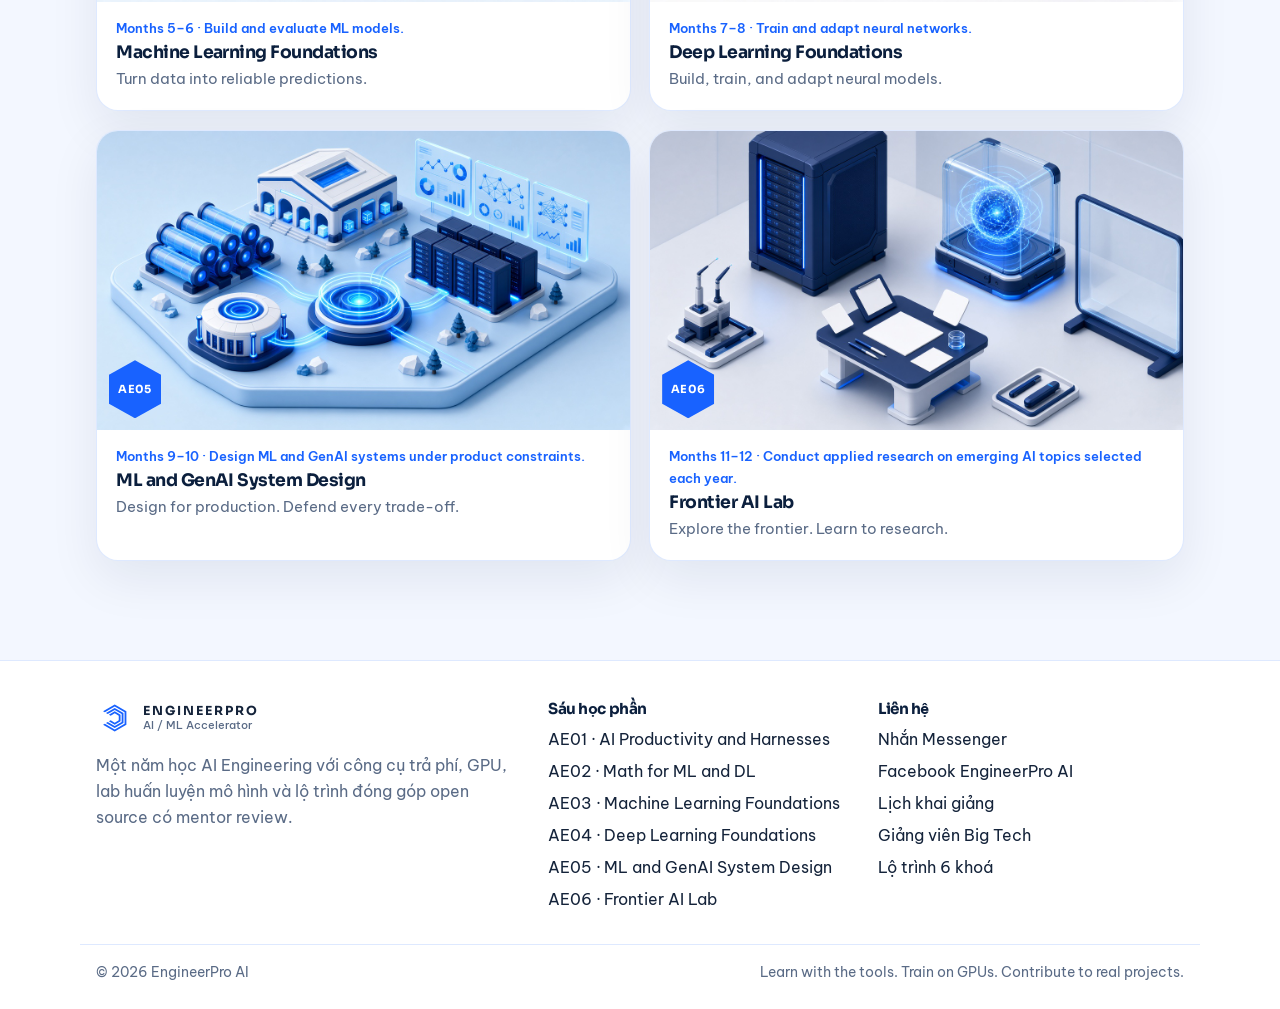
<file: docs/khoa-hoc/index.html>
<!doctype html>
<html lang="vi">
<head>
  <meta charset="utf-8">
  <!-- Google tag (gtag.js) -->
<script async src="https://www.googletagmanager.com/gtag/js?id=G-5TH79627Q6"></script>
<script>
  window.dataLayer = window.dataLayer || [];
  function gtag(){dataLayer.push(arguments);}
  gtag('js', new Date());
  gtag('config', 'G-5TH79627Q6');
</script>
  <meta name="viewport" content="width=device-width, initial-scale=1">
  <title>Khoá học | EngineerPro AI</title>
  <meta name="description" content="Lộ trình 6 học phần AI/ML Engineering Accelerator: AE01 đến AE06.">
  <link rel="canonical" href="https://engineerpro-team.github.io/engineerproai/khoa-hoc/">
  <link rel="icon" type="image/png" sizes="32x32" href="../assets/img/favicon-32.png">
  <link rel="icon" type="image/png" href="../assets/img/favicon.png">
  <link rel="apple-touch-icon" href="../assets/img/apple-touch-icon.png">
  <meta property="og:type" content="website">
  <meta property="og:site_name" content="EngineerPro AI">
  <meta property="og:locale" content="vi_VN">
  <meta property="og:title" content="Khoá học | EngineerPro AI">
  <meta property="og:description" content="Lộ trình 6 học phần AI/ML Engineering Accelerator: AE01 đến AE06.">
  <meta property="og:url" content="https://engineerpro-team.github.io/engineerproai/khoa-hoc/">
  <meta property="og:image" content="https://engineerpro-team.github.io/engineerproai/assets/img/og-share.png">
  <meta property="og:image:width" content="1200">
  <meta property="og:image:height" content="630">
  <meta name="twitter:card" content="summary_large_image">
  <meta name="twitter:title" content="Khoá học | EngineerPro AI">
  <meta name="twitter:description" content="Lộ trình 6 học phần AI/ML Engineering Accelerator: AE01 đến AE06.">
  <meta name="twitter:image" content="https://engineerpro-team.github.io/engineerproai/assets/img/og-share.png">
  <link rel="preconnect" href="https://fonts.googleapis.com">
  <link rel="preconnect" href="https://fonts.gstatic.com" crossorigin>
  <link href="https://fonts.googleapis.com/css2?family=Be+Vietnam+Pro:wght@400;500;600;700;800&family=Sora:wght@600;700;800&display=swap" rel="stylesheet">
  <link rel="stylesheet" href="../assets/css/style.css">
  
</head>
<body>
  <a class="skip-link" href="#main">Bỏ qua điều hướng</a>
  <header class="header" data-header>
  <div class="header-inner">
    <a class="brand" href="../index.html">
      <img src="../assets/img/logo-mark.svg" alt="">
      <span><b>ENGINEERPRO</b><small>AI / ML Accelerator</small></span>
    </a>
    <button class="nav-toggle" type="button" data-nav-toggle aria-expanded="false" aria-controls="site-nav" aria-label="Mở menu">
      <span></span>
    </button>
    <nav class="nav" id="site-nav" data-nav-panel>
      <a href="../index.html">Trang chủ</a>
      <a href="../khoa-hoc/" class="is-active">Khoá học</a>
      <a href="../lich-khai-giang/" class="nav-hot">Lịch khai giảng</a>
      <a href="../giang-vien/">Giảng viên</a>
      <a class="btn btn-msg" href="https://m.me/EngineerProAI" target="_blank" rel="noopener"><svg viewBox="0 0 24 24" aria-hidden="true"><path fill="currentColor" d="M.001 11.639C.001 4.949 5.241 0 12.001 0 18.762 0 24 4.95 24 11.639c0 6.689-5.238 11.638-11.999 11.638-1.21 0-2.38-.16-3.47-.46a.96.96 0 00-.64.05l-2.39 1.05a.96.96 0 01-1.35-.85l-.07-2.14a.97.97 0 00-.32-.68A11.39 11.39 0 010 11.639zm8.32-2.19l-3.52 5.6c-.35.53.32 1.139.82.75l3.79-2.87a.724.724 0 01.87 0l2.8 2.1c.84.63 2.04.41 2.6-.48l3.52-5.6c.35-.53-.32-1.13-.82-.75l-3.79 2.87a.724.724 0 01-.87 0l-2.8-2.1a1.8 1.8 0 00-2.6.48z"/></svg> Tư vấn</a>
    </nav>
  </div>
</header>
  <main id="main">
<section class="page-hero">
  <div class="wrap">
    <p class="crumbs"><a href="../index.html">Trang chủ</a> / Khoá học</p>
    <h1>Sáu khoá, một lộ trình.</h1>
    <p class="lede">Mỗi khoá 16 buổi, mentor Big Tech review. AE01 khai giảng 25/11/2026; AE02 khai giảng 23/12/2026. Học lần lượt 12 tháng, hoặc vào đúng học phần khi đã đủ đầu vào.</p>
  </div>
</section>
<section>
  <div class="wrap">
    <figure class="diagram reveal"><img src="../assets/img/diagrams/roadmap-12.svg" alt="12-month path, six modules AE01 to AE06"></figure>
    <div class="path"><a class="course-card reveal" href="ae01/">
  <div class="course-thumb">
    <img src="../assets/img/courses/ae01-cover.png" alt="" width="1280" height="720">
    <span class="hex">AE01</span>
  </div>
  <div class="course-card-body">
    <div class="meta">Khai giảng 25/11/2026 · Progress from L0 to L5 through personal assistance, collaboration, delegation, orchestration, and AI workflow operations.</div>
    <h3>AI Productivity and Harnesses</h3>
    <p>Work with AI like an engineer at Big Tech.</p>
  </div>
  <span class="go" aria-hidden="true">→</span>
</a>
<a class="course-card reveal" href="ae02/">
  <div class="course-thumb">
    <img src="../assets/img/courses/ae02-cover.png" alt="" width="1280" height="720">
    <span class="hex">AE02</span>
  </div>
  <div class="course-card-body">
    <div class="meta">Khai giảng 23/12/2026 · Represent and reason about ML and DL concepts mathematically.</div>
    <h3>Math for ML and DL</h3>
    <p>Understand the math. Unlock the models.</p>
  </div>
  <span class="go" aria-hidden="true">→</span>
</a>
<a class="course-card reveal" href="ae03/">
  <div class="course-thumb">
    <img src="../assets/img/courses/ae03-cover.png" alt="" width="1280" height="720">
    <span class="hex">AE03</span>
  </div>
  <div class="course-card-body">
    <div class="meta">Months 5–6 · Build and evaluate ML models.</div>
    <h3>Machine Learning Foundations</h3>
    <p>Turn data into reliable predictions.</p>
  </div>
  <span class="go" aria-hidden="true">→</span>
</a>
<a class="course-card reveal" href="ae04/">
  <div class="course-thumb">
    <img src="../assets/img/courses/ae04-cover.png" alt="" width="1280" height="720">
    <span class="hex">AE04</span>
  </div>
  <div class="course-card-body">
    <div class="meta">Months 7–8 · Train and adapt neural networks.</div>
    <h3>Deep Learning Foundations</h3>
    <p>Build, train, and adapt neural models.</p>
  </div>
  <span class="go" aria-hidden="true">→</span>
</a>
<a class="course-card reveal" href="ae05/">
  <div class="course-thumb">
    <img src="../assets/img/courses/ae05-cover.png" alt="" width="1280" height="720">
    <span class="hex">AE05</span>
  </div>
  <div class="course-card-body">
    <div class="meta">Months 9–10 · Design ML and GenAI systems under product constraints.</div>
    <h3>ML and GenAI System Design</h3>
    <p>Design for production. Defend every trade-off.</p>
  </div>
  <span class="go" aria-hidden="true">→</span>
</a>
<a class="course-card reveal" href="ae06/">
  <div class="course-thumb">
    <img src="../assets/img/courses/ae06-cover.png" alt="" width="1280" height="720">
    <span class="hex">AE06</span>
  </div>
  <div class="course-card-body">
    <div class="meta">Months 11–12 · Conduct applied research on emerging AI topics selected each year.</div>
    <h3>Frontier AI Lab</h3>
    <p>Explore the frontier. Learn to research.</p>
  </div>
  <span class="go" aria-hidden="true">→</span>
</a></div>
  </div>
</section>
</main>
  <footer class="footer">
  <div class="wrap footer-grid">
    <div>
      <a class="brand" href="../index.html">
        <img src="../assets/img/logo-mark.svg" alt="">
        <span><b>ENGINEERPRO</b><small>AI / ML Accelerator</small></span>
      </a>
      <p style="margin-top:1rem">Một năm học AI Engineering với công cụ trả phí, GPU, lab huấn luyện mô hình và lộ trình đóng góp open source có mentor review.</p>
    </div>
    <div>
      <h3>Sáu học phần</h3>
      <ul><li><a href="../khoa-hoc/ae01/">AE01 · AI Productivity and Harnesses</a></li><li><a href="../khoa-hoc/ae02/">AE02 · Math for ML and DL</a></li><li><a href="../khoa-hoc/ae03/">AE03 · Machine Learning Foundations</a></li><li><a href="../khoa-hoc/ae04/">AE04 · Deep Learning Foundations</a></li><li><a href="../khoa-hoc/ae05/">AE05 · ML and GenAI System Design</a></li><li><a href="../khoa-hoc/ae06/">AE06 · Frontier AI Lab</a></li></ul>
    </div>
    <div>
      <h3>Liên hệ</h3>
      <ul>
        <li><a href="https://m.me/EngineerProAI" target="_blank" rel="noopener">Nhắn Messenger</a></li>
        <li><a href="https://www.facebook.com/EngineerProAI" target="_blank" rel="noopener">Facebook EngineerPro AI</a></li>
        <li><a href="../lich-khai-giang/">Lịch khai giảng</a></li>
        <li><a href="../giang-vien/">Giảng viên Big Tech</a></li>
        <li><a href="../khoa-hoc/">Lộ trình 6 khoá</a></li>
      </ul>
    </div>
  </div>
  <div class="wrap legal">
    <span>© <span data-year></span> EngineerPro AI</span>
    <span>Learn with the tools. Train on GPUs. Contribute to real projects.</span>
  </div>
</footer>
  <a class="msg-fab" href="https://m.me/EngineerProAI" target="_blank" rel="noopener" aria-label="Nhắn tin tư vấn qua Messenger">
  <svg viewBox="0 0 24 24" aria-hidden="true"><path fill="currentColor" d="M.001 11.639C.001 4.949 5.241 0 12.001 0 18.762 0 24 4.95 24 11.639c0 6.689-5.238 11.638-11.999 11.638-1.21 0-2.38-.16-3.47-.46a.96.96 0 00-.64.05l-2.39 1.05a.96.96 0 01-1.35-.85l-.07-2.14a.97.97 0 00-.32-.68A11.39 11.39 0 010 11.639zm8.32-2.19l-3.52 5.6c-.35.53.32 1.139.82.75l3.79-2.87a.724.724 0 01.87 0l2.8 2.1c.84.63 2.04.41 2.6-.48l3.52-5.6c.35-.53-.32-1.13-.82-.75l-3.79 2.87a.724.724 0 01-.87 0l-2.8-2.1a1.8 1.8 0 00-2.6.48z"/></svg>
</a>
  <script src="../assets/js/main.js"></script>
</body>
</html>
</file>
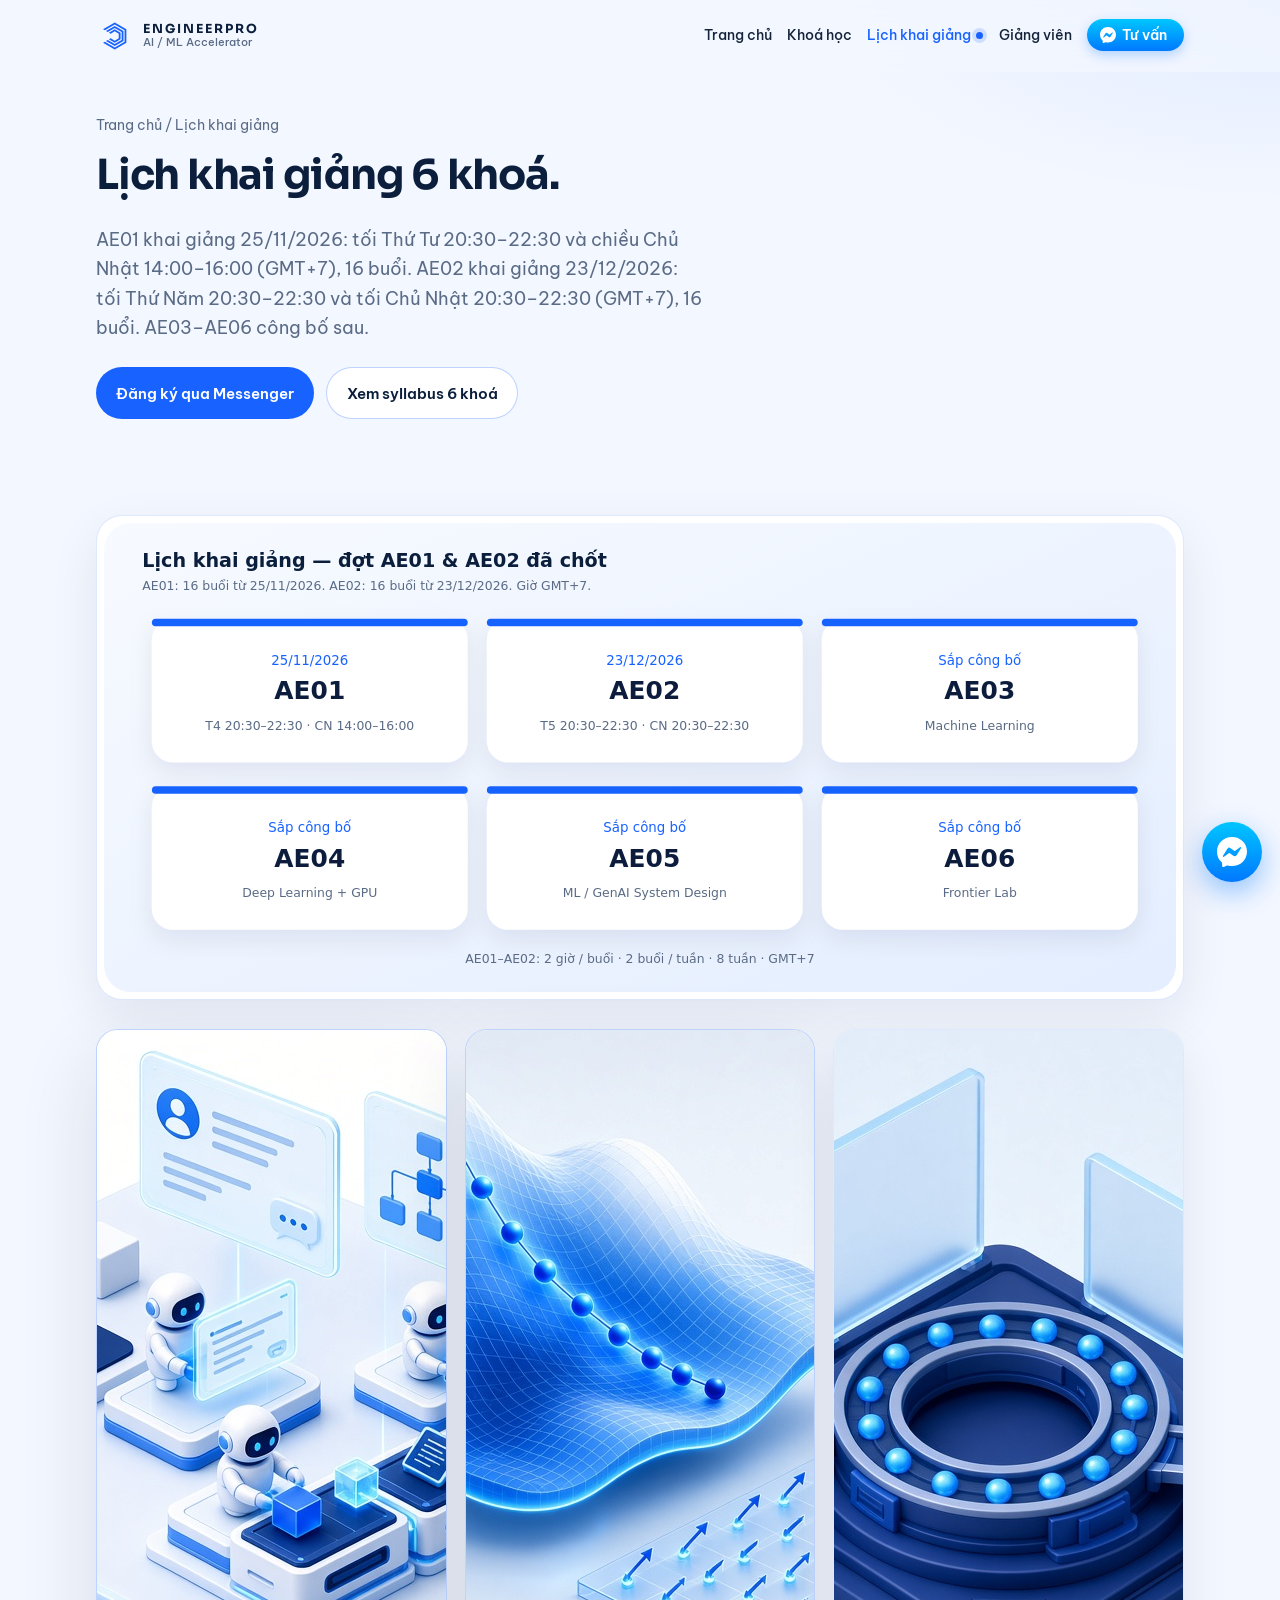
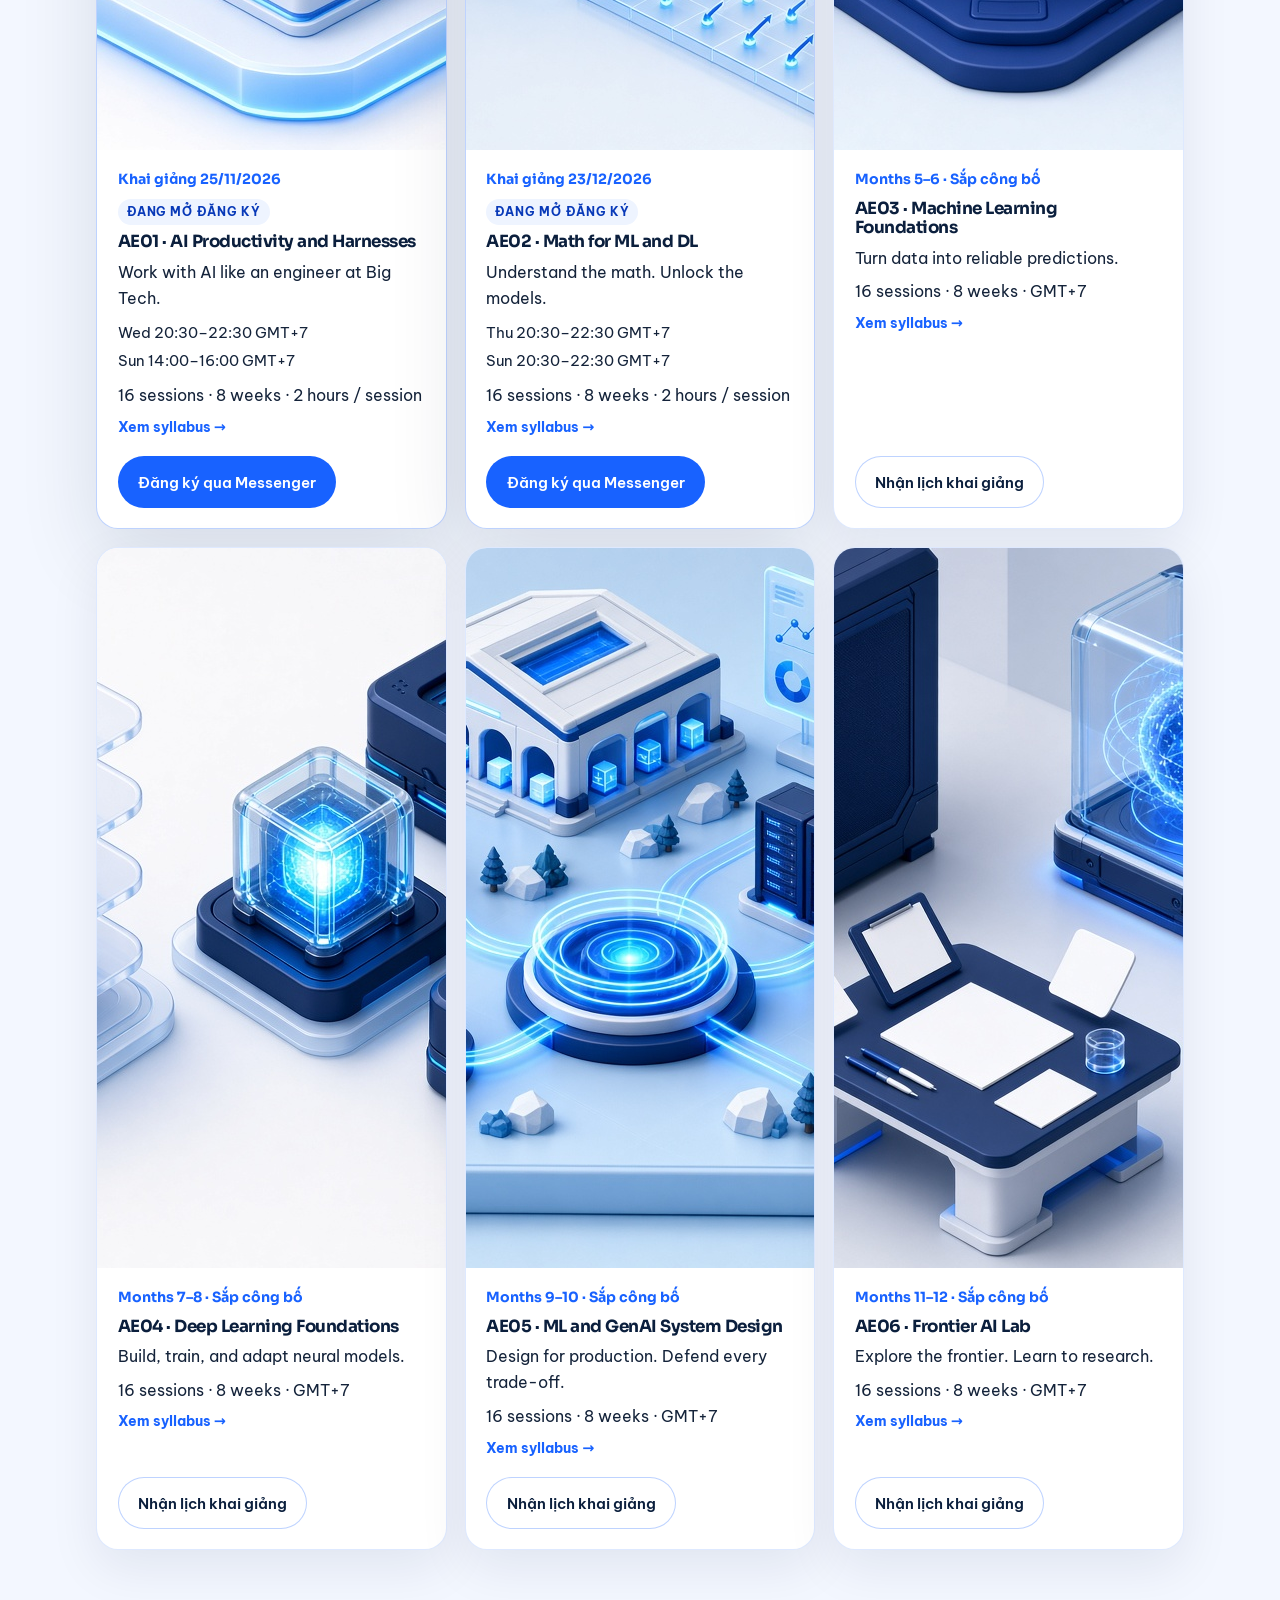
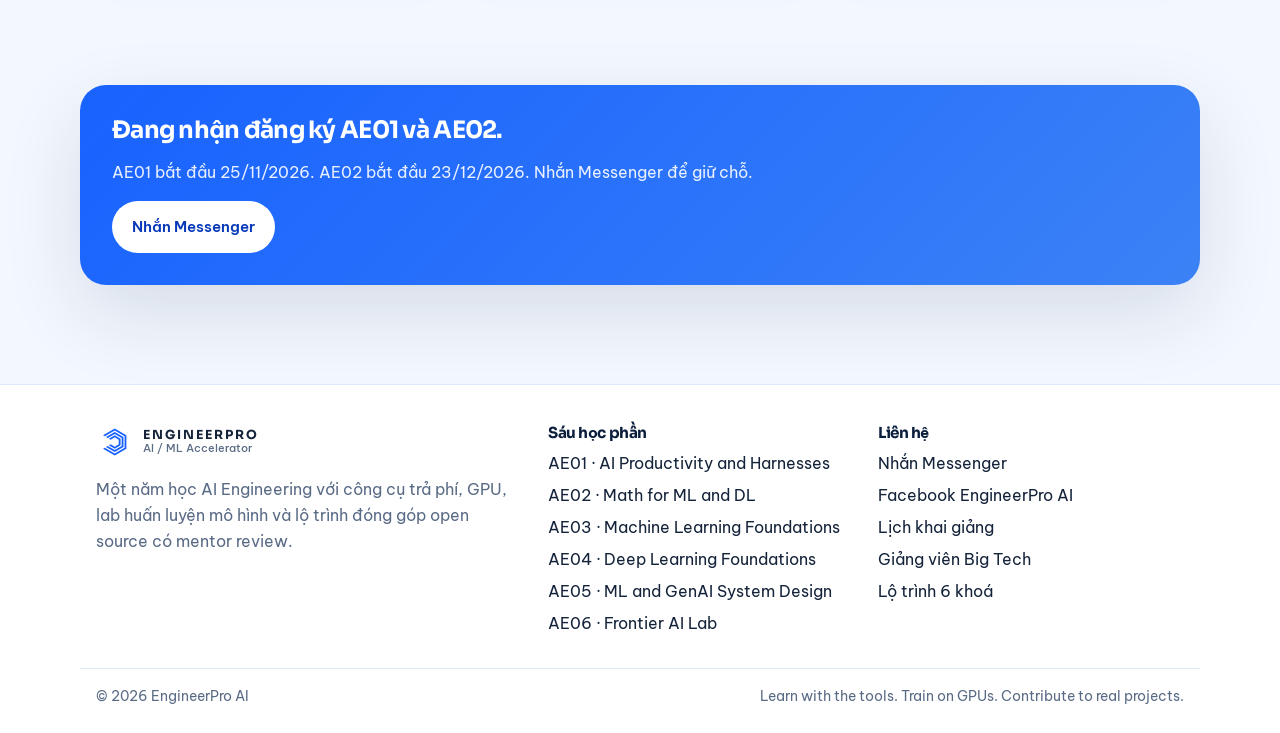
<file: docs/lich-khai-giang/index.html>
<!doctype html>
<html lang="vi">
<head>
  <meta charset="utf-8">
  <!-- Google tag (gtag.js) -->
<script async src="https://www.googletagmanager.com/gtag/js?id=G-5TH79627Q6"></script>
<script>
  window.dataLayer = window.dataLayer || [];
  function gtag(){dataLayer.push(arguments);}
  gtag('js', new Date());
  gtag('config', 'G-5TH79627Q6');
</script>
  <meta name="viewport" content="width=device-width, initial-scale=1">
  <title>Lịch khai giảng | EngineerPro AI</title>
  <meta name="description" content="AE01 khai giảng 25/11/2026 (T4 20:30–22:30, CN 14:00–16:00 GMT+7). AE02 khai giảng 23/12/2026 (T5 và CN 20:30–22:30 GMT+7). 16 buổi mỗi module.">
  <link rel="canonical" href="https://engineerpro-team.github.io/engineerproai/lich-khai-giang/">
  <link rel="icon" type="image/png" sizes="32x32" href="../assets/img/favicon-32.png">
  <link rel="icon" type="image/png" href="../assets/img/favicon.png">
  <link rel="apple-touch-icon" href="../assets/img/apple-touch-icon.png">
  <meta property="og:type" content="website">
  <meta property="og:site_name" content="EngineerPro AI">
  <meta property="og:locale" content="vi_VN">
  <meta property="og:title" content="Lịch khai giảng | EngineerPro AI">
  <meta property="og:description" content="AE01 khai giảng 25/11/2026 (T4 20:30–22:30, CN 14:00–16:00 GMT+7). AE02 khai giảng 23/12/2026 (T5 và CN 20:30–22:30 GMT+7). 16 buổi mỗi module.">
  <meta property="og:url" content="https://engineerpro-team.github.io/engineerproai/lich-khai-giang/">
  <meta property="og:image" content="https://engineerpro-team.github.io/engineerproai/assets/img/og-share.png">
  <meta property="og:image:width" content="1200">
  <meta property="og:image:height" content="630">
  <meta name="twitter:card" content="summary_large_image">
  <meta name="twitter:title" content="Lịch khai giảng | EngineerPro AI">
  <meta name="twitter:description" content="AE01 khai giảng 25/11/2026 (T4 20:30–22:30, CN 14:00–16:00 GMT+7). AE02 khai giảng 23/12/2026 (T5 và CN 20:30–22:30 GMT+7). 16 buổi mỗi module.">
  <meta name="twitter:image" content="https://engineerpro-team.github.io/engineerproai/assets/img/og-share.png">
  <link rel="preconnect" href="https://fonts.googleapis.com">
  <link rel="preconnect" href="https://fonts.gstatic.com" crossorigin>
  <link href="https://fonts.googleapis.com/css2?family=Be+Vietnam+Pro:wght@400;500;600;700;800&family=Sora:wght@600;700;800&display=swap" rel="stylesheet">
  <link rel="stylesheet" href="../assets/css/style.css">
  
</head>
<body>
  <a class="skip-link" href="#main">Bỏ qua điều hướng</a>
  <header class="header" data-header>
  <div class="header-inner">
    <a class="brand" href="../index.html">
      <img src="../assets/img/logo-mark.svg" alt="">
      <span><b>ENGINEERPRO</b><small>AI / ML Accelerator</small></span>
    </a>
    <button class="nav-toggle" type="button" data-nav-toggle aria-expanded="false" aria-controls="site-nav" aria-label="Mở menu">
      <span></span>
    </button>
    <nav class="nav" id="site-nav" data-nav-panel>
      <a href="../index.html">Trang chủ</a>
      <a href="../khoa-hoc/">Khoá học</a>
      <a href="../lich-khai-giang/" class="is-active nav-hot">Lịch khai giảng</a>
      <a href="../giang-vien/">Giảng viên</a>
      <a class="btn btn-msg" href="https://m.me/EngineerProAI" target="_blank" rel="noopener"><svg viewBox="0 0 24 24" aria-hidden="true"><path fill="currentColor" d="M.001 11.639C.001 4.949 5.241 0 12.001 0 18.762 0 24 4.95 24 11.639c0 6.689-5.238 11.638-11.999 11.638-1.21 0-2.38-.16-3.47-.46a.96.96 0 00-.64.05l-2.39 1.05a.96.96 0 01-1.35-.85l-.07-2.14a.97.97 0 00-.32-.68A11.39 11.39 0 010 11.639zm8.32-2.19l-3.52 5.6c-.35.53.32 1.139.82.75l3.79-2.87a.724.724 0 01.87 0l2.8 2.1c.84.63 2.04.41 2.6-.48l3.52-5.6c.35-.53-.32-1.13-.82-.75l-3.79 2.87a.724.724 0 01-.87 0l-2.8-2.1a1.8 1.8 0 00-2.6.48z"/></svg> Tư vấn</a>
    </nav>
  </div>
</header>
  <main id="main">
<section class="page-hero">
  <div class="wrap">
    <p class="crumbs"><a href="../index.html">Trang chủ</a> / Lịch khai giảng</p>
    <h1>Lịch khai giảng 6 khoá.</h1>
    <p class="lede">AE01 khai giảng 25/11/2026: tối Thứ Tư 20:30–22:30 và chiều Chủ Nhật 14:00–16:00 (GMT+7), 16 buổi. AE02 khai giảng 23/12/2026: tối Thứ Năm 20:30–22:30 và tối Chủ Nhật 20:30–22:30 (GMT+7), 16 buổi. AE03–AE06 công bố sau.</p>
    <div class="hero-actions">
      <a class="btn btn-primary" href="https://m.me/EngineerProAI" target="_blank" rel="noopener">Đăng ký qua Messenger</a>
      <a class="btn btn-ghost" href="../khoa-hoc/">Xem syllabus 6 khoá</a>
    </div>
  </div>
</section>
<section>
  <div class="wrap">
    <figure class="diagram reveal"><img src="../assets/img/diagrams/year-calendar.svg" alt="Lịch khai giảng AE01 25/11/2026 và AE02 23/12/2026"></figure>
    <div class="sched-grid"><article class="sched-card is-open reveal">
  <a class="sched-main" href="../khoa-hoc/ae01/">
    <img class="sched-cover" src="../assets/img/courses/ae01-cover.png" alt="" width="1280" height="720">
    <div class="sched-copy">
    <div class="when">Khai giảng 25/11/2026</div>
    <span class="soon">Đang mở đăng ký</span>
    <h3>AE01 · AI Productivity and Harnesses</h3>
    <p>Work with AI like an engineer at Big Tech.</p>
    <ul class="slots"><li>Wed 20:30–22:30 GMT+7</li><li>Sun 14:00–16:00 GMT+7</li></ul>
    <p>16 sessions · 8 weeks · 2 hours / session</p>
    <p class="sched-go">Xem syllabus →</p>
    </div>
  </a>
  <div class="open"><a class="btn btn-primary" href="https://m.me/EngineerProAI" target="_blank" rel="noopener">Đăng ký qua Messenger</a></div>
</article><article class="sched-card is-open reveal">
  <a class="sched-main" href="../khoa-hoc/ae02/">
    <img class="sched-cover" src="../assets/img/courses/ae02-cover.png" alt="" width="1280" height="720">
    <div class="sched-copy">
    <div class="when">Khai giảng 23/12/2026</div>
    <span class="soon">Đang mở đăng ký</span>
    <h3>AE02 · Math for ML and DL</h3>
    <p>Understand the math. Unlock the models.</p>
    <ul class="slots"><li>Thu 20:30–22:30 GMT+7</li><li>Sun 20:30–22:30 GMT+7</li></ul>
    <p>16 sessions · 8 weeks · 2 hours / session</p>
    <p class="sched-go">Xem syllabus →</p>
    </div>
  </a>
  <div class="open"><a class="btn btn-primary" href="https://m.me/EngineerProAI" target="_blank" rel="noopener">Đăng ký qua Messenger</a></div>
</article><article class="sched-card reveal">
  <a class="sched-main" href="../khoa-hoc/ae03/">
    <img class="sched-cover" src="../assets/img/courses/ae03-cover.png" alt="" width="1280" height="720">
    <div class="sched-copy">
    <div class="when">Months 5–6 · Sắp công bố</div>
    <h3>AE03 · Machine Learning Foundations</h3>
    <p>Turn data into reliable predictions.</p>
    <p>16 sessions · 8 weeks · GMT+7</p>
    <p class="sched-go">Xem syllabus →</p>
    </div>
  </a>
  <div class="open"><a class="btn btn-ghost" href="https://m.me/EngineerProAI" target="_blank" rel="noopener">Nhận lịch khai giảng</a></div>
</article><article class="sched-card reveal">
  <a class="sched-main" href="../khoa-hoc/ae04/">
    <img class="sched-cover" src="../assets/img/courses/ae04-cover.png" alt="" width="1280" height="720">
    <div class="sched-copy">
    <div class="when">Months 7–8 · Sắp công bố</div>
    <h3>AE04 · Deep Learning Foundations</h3>
    <p>Build, train, and adapt neural models.</p>
    <p>16 sessions · 8 weeks · GMT+7</p>
    <p class="sched-go">Xem syllabus →</p>
    </div>
  </a>
  <div class="open"><a class="btn btn-ghost" href="https://m.me/EngineerProAI" target="_blank" rel="noopener">Nhận lịch khai giảng</a></div>
</article><article class="sched-card reveal">
  <a class="sched-main" href="../khoa-hoc/ae05/">
    <img class="sched-cover" src="../assets/img/courses/ae05-cover.png" alt="" width="1280" height="720">
    <div class="sched-copy">
    <div class="when">Months 9–10 · Sắp công bố</div>
    <h3>AE05 · ML and GenAI System Design</h3>
    <p>Design for production. Defend every trade-off.</p>
    <p>16 sessions · 8 weeks · GMT+7</p>
    <p class="sched-go">Xem syllabus →</p>
    </div>
  </a>
  <div class="open"><a class="btn btn-ghost" href="https://m.me/EngineerProAI" target="_blank" rel="noopener">Nhận lịch khai giảng</a></div>
</article><article class="sched-card reveal">
  <a class="sched-main" href="../khoa-hoc/ae06/">
    <img class="sched-cover" src="../assets/img/courses/ae06-cover.png" alt="" width="1280" height="720">
    <div class="sched-copy">
    <div class="when">Months 11–12 · Sắp công bố</div>
    <h3>AE06 · Frontier AI Lab</h3>
    <p>Explore the frontier. Learn to research.</p>
    <p>16 sessions · 8 weeks · GMT+7</p>
    <p class="sched-go">Xem syllabus →</p>
    </div>
  </a>
  <div class="open"><a class="btn btn-ghost" href="https://m.me/EngineerProAI" target="_blank" rel="noopener">Nhận lịch khai giảng</a></div>
</article></div>
  </div>
</section>
<section>
  <div class="wrap callout">
    <h2>Đang nhận đăng ký AE01 và AE02.</h2>
    <p>AE01 bắt đầu 25/11/2026. AE02 bắt đầu 23/12/2026. Nhắn Messenger để giữ chỗ.</p>
    <a class="btn btn-ghost" href="https://m.me/EngineerProAI" target="_blank" rel="noopener">Nhắn Messenger</a>
  </div>
</section>
</main>
  <footer class="footer">
  <div class="wrap footer-grid">
    <div>
      <a class="brand" href="../index.html">
        <img src="../assets/img/logo-mark.svg" alt="">
        <span><b>ENGINEERPRO</b><small>AI / ML Accelerator</small></span>
      </a>
      <p style="margin-top:1rem">Một năm học AI Engineering với công cụ trả phí, GPU, lab huấn luyện mô hình và lộ trình đóng góp open source có mentor review.</p>
    </div>
    <div>
      <h3>Sáu học phần</h3>
      <ul><li><a href="../khoa-hoc/ae01/">AE01 · AI Productivity and Harnesses</a></li><li><a href="../khoa-hoc/ae02/">AE02 · Math for ML and DL</a></li><li><a href="../khoa-hoc/ae03/">AE03 · Machine Learning Foundations</a></li><li><a href="../khoa-hoc/ae04/">AE04 · Deep Learning Foundations</a></li><li><a href="../khoa-hoc/ae05/">AE05 · ML and GenAI System Design</a></li><li><a href="../khoa-hoc/ae06/">AE06 · Frontier AI Lab</a></li></ul>
    </div>
    <div>
      <h3>Liên hệ</h3>
      <ul>
        <li><a href="https://m.me/EngineerProAI" target="_blank" rel="noopener">Nhắn Messenger</a></li>
        <li><a href="https://www.facebook.com/EngineerProAI" target="_blank" rel="noopener">Facebook EngineerPro AI</a></li>
        <li><a href="../lich-khai-giang/">Lịch khai giảng</a></li>
        <li><a href="../giang-vien/">Giảng viên Big Tech</a></li>
        <li><a href="../khoa-hoc/">Lộ trình 6 khoá</a></li>
      </ul>
    </div>
  </div>
  <div class="wrap legal">
    <span>© <span data-year></span> EngineerPro AI</span>
    <span>Learn with the tools. Train on GPUs. Contribute to real projects.</span>
  </div>
</footer>
  <a class="msg-fab" href="https://m.me/EngineerProAI" target="_blank" rel="noopener" aria-label="Nhắn tin tư vấn qua Messenger">
  <svg viewBox="0 0 24 24" aria-hidden="true"><path fill="currentColor" d="M.001 11.639C.001 4.949 5.241 0 12.001 0 18.762 0 24 4.95 24 11.639c0 6.689-5.238 11.638-11.999 11.638-1.21 0-2.38-.16-3.47-.46a.96.96 0 00-.64.05l-2.39 1.05a.96.96 0 01-1.35-.85l-.07-2.14a.97.97 0 00-.32-.68A11.39 11.39 0 010 11.639zm8.32-2.19l-3.52 5.6c-.35.53.32 1.139.82.75l3.79-2.87a.724.724 0 01.87 0l2.8 2.1c.84.63 2.04.41 2.6-.48l3.52-5.6c.35-.53-.32-1.13-.82-.75l-3.79 2.87a.724.724 0 01-.87 0l-2.8-2.1a1.8 1.8 0 00-2.6.48z"/></svg>
</a>
  <script src="../assets/js/main.js"></script>
</body>
</html>
</file>
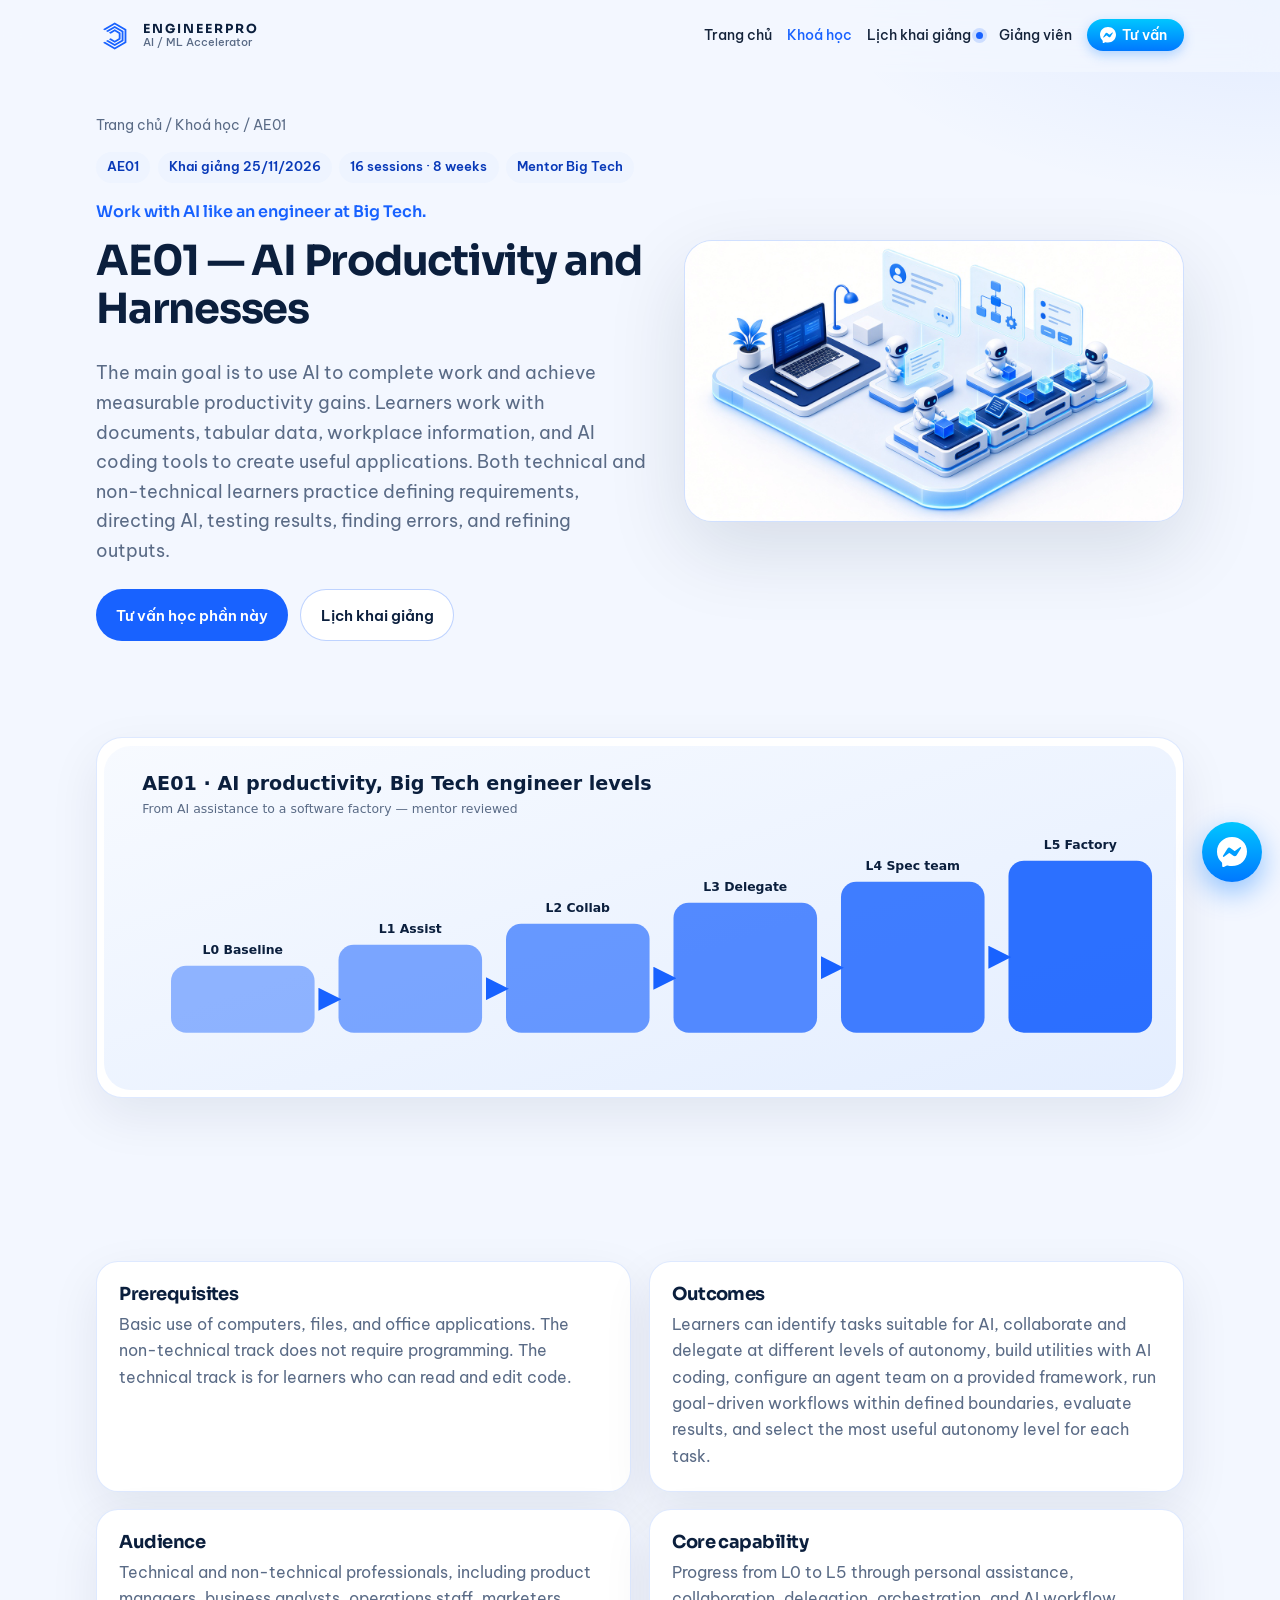
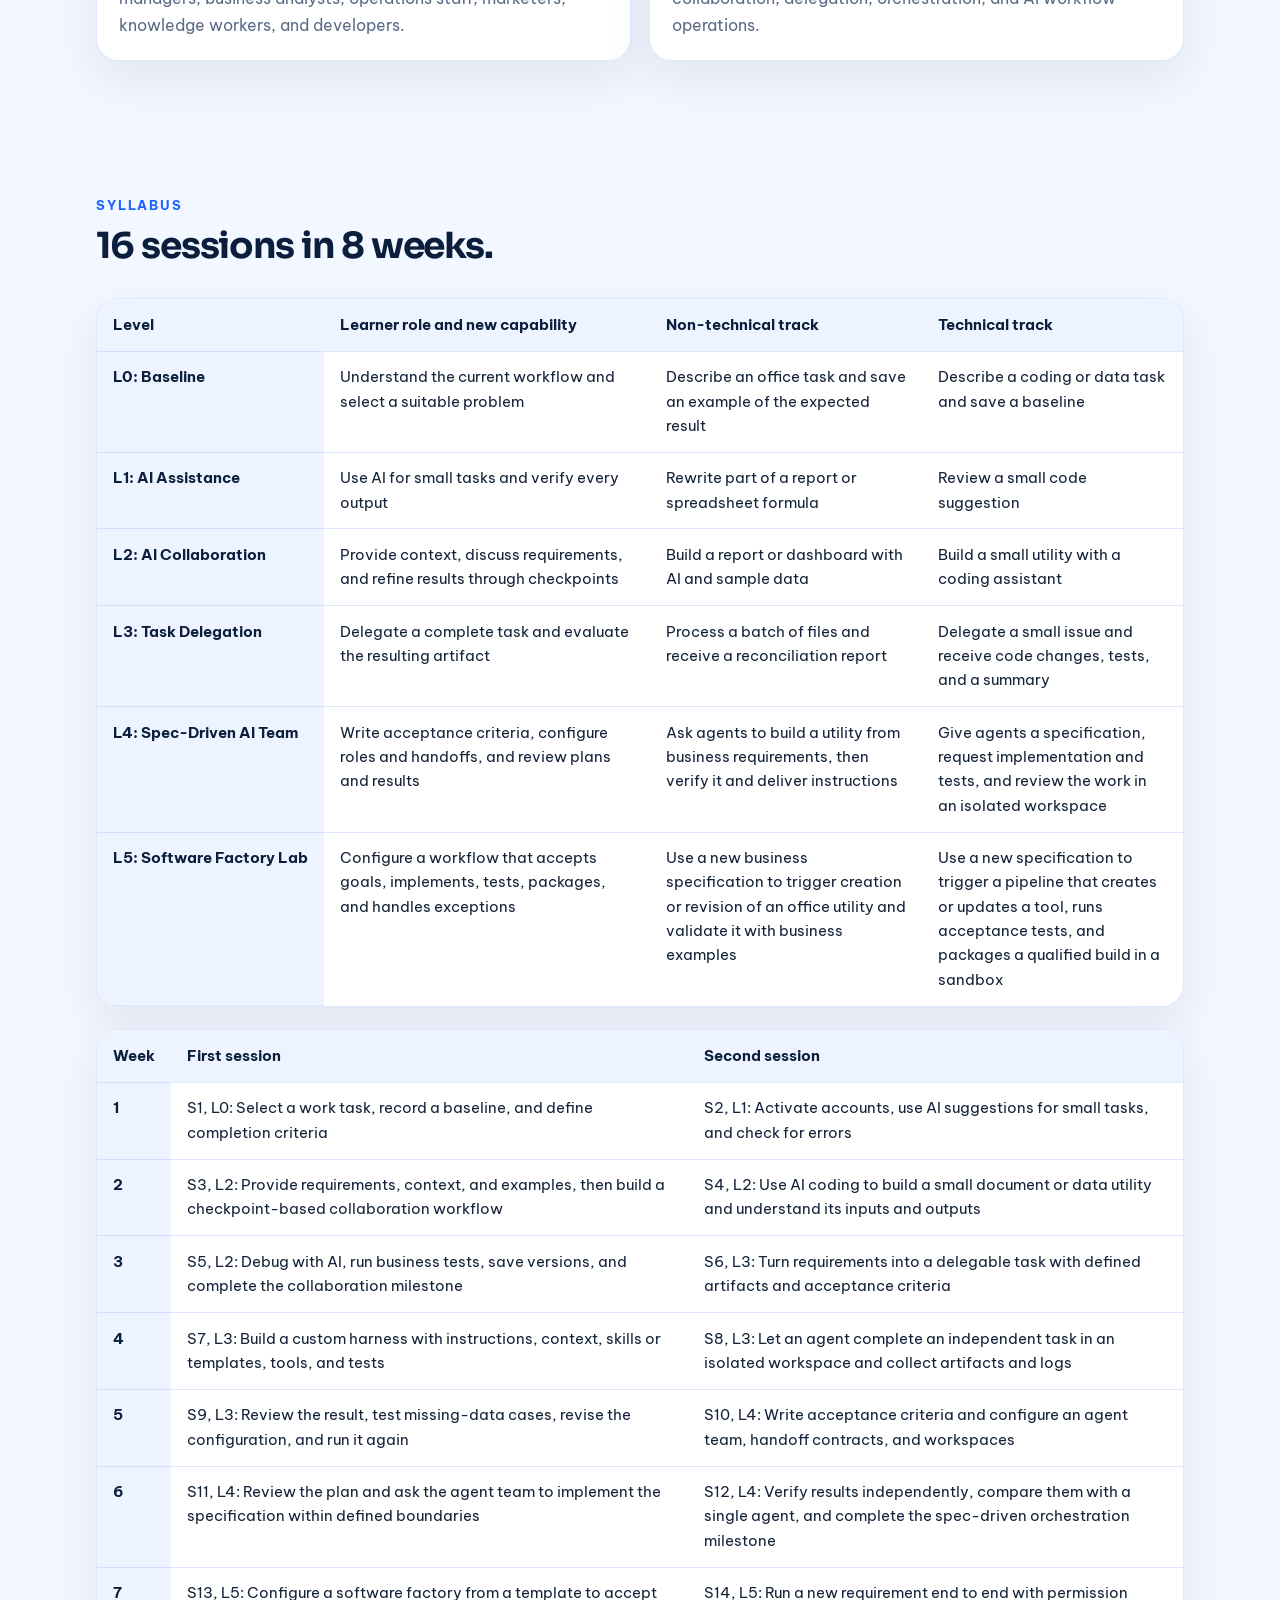
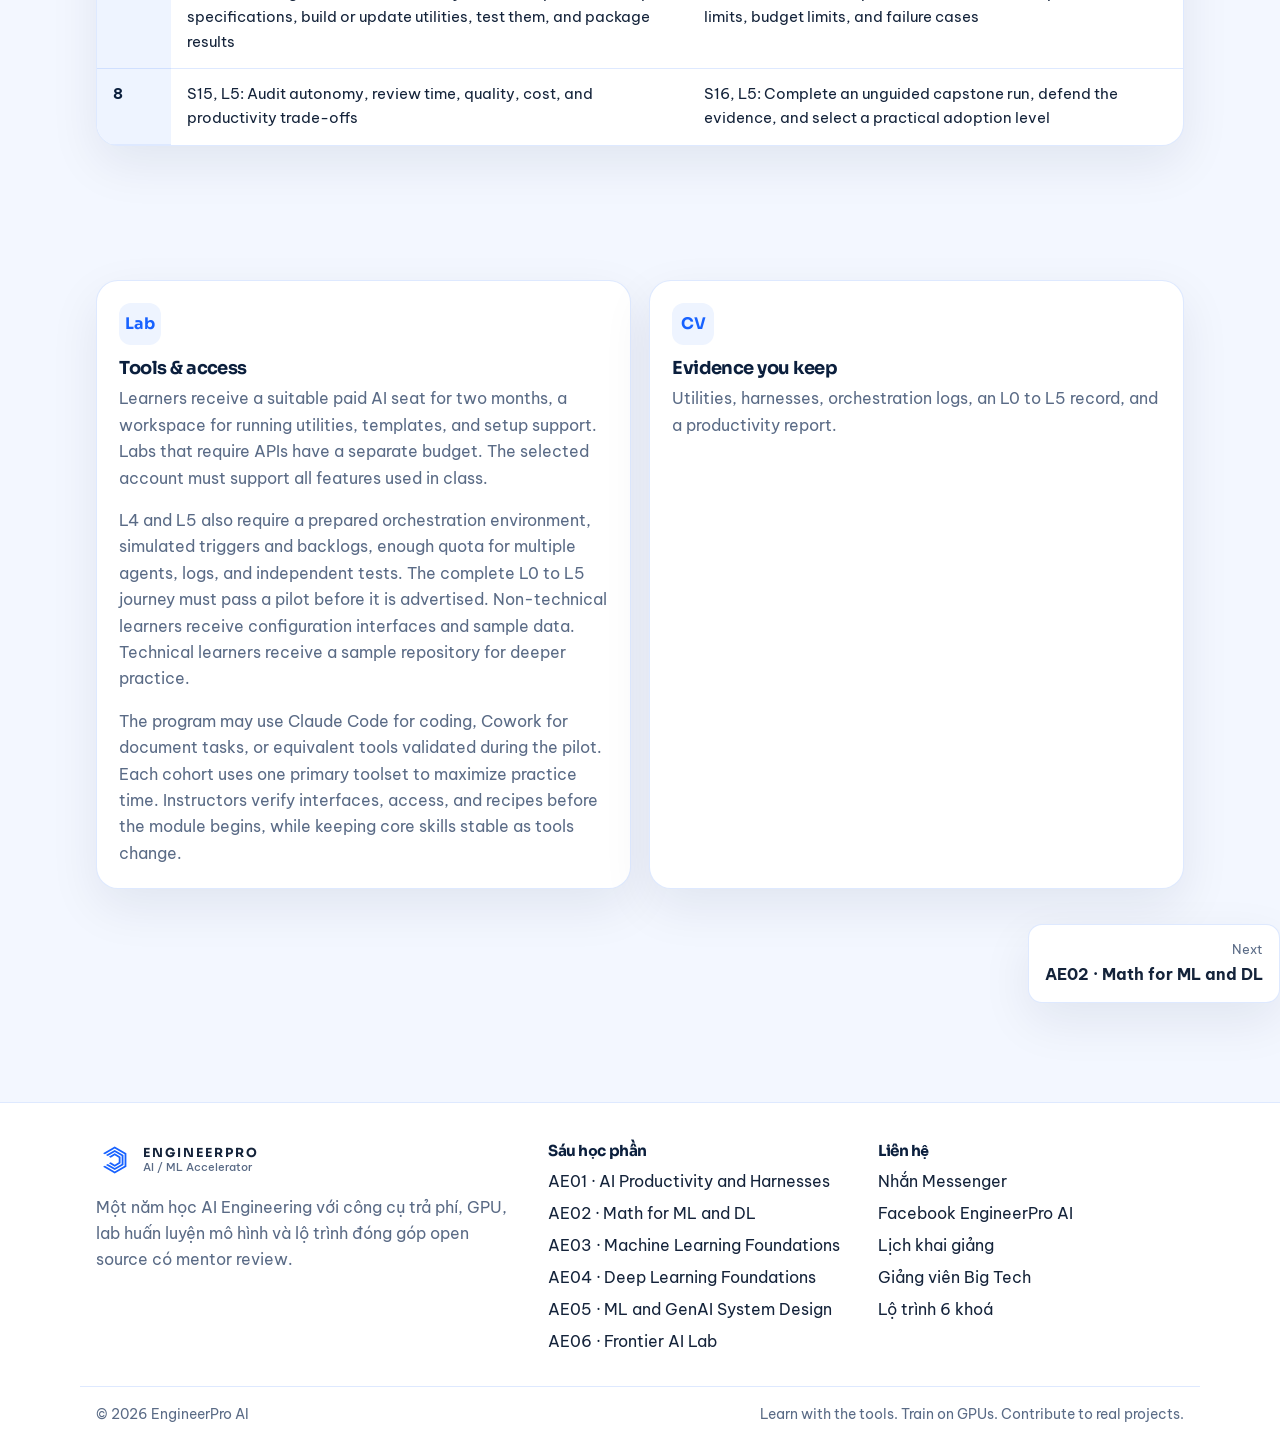
<file: docs/khoa-hoc/ae01/index.html>
<!doctype html>
<html lang="vi">
<head>
  <meta charset="utf-8">
  <!-- Google tag (gtag.js) -->
<script async src="https://www.googletagmanager.com/gtag/js?id=G-5TH79627Q6"></script>
<script>
  window.dataLayer = window.dataLayer || [];
  function gtag(){dataLayer.push(arguments);}
  gtag('js', new Date());
  gtag('config', 'G-5TH79627Q6');
</script>
  <meta name="viewport" content="width=device-width, initial-scale=1">
  <title>AE01 — AI Productivity and Harnesses | EngineerPro AI</title>
  <meta name="description" content="Work with AI like an engineer at Big Tech. The main goal is to use AI to complete work and achieve measurable productivity gains. Learners work with documents, tabular data, workplace">
  <link rel="canonical" href="https://engineerpro-team.github.io/engineerproai/khoa-hoc/ae01/">
  <link rel="icon" type="image/png" sizes="32x32" href="../../assets/img/favicon-32.png">
  <link rel="icon" type="image/png" href="../../assets/img/favicon.png">
  <link rel="apple-touch-icon" href="../../assets/img/apple-touch-icon.png">
  <meta property="og:type" content="website">
  <meta property="og:site_name" content="EngineerPro AI">
  <meta property="og:locale" content="vi_VN">
  <meta property="og:title" content="AE01 — AI Productivity and Harnesses | EngineerPro AI">
  <meta property="og:description" content="Work with AI like an engineer at Big Tech. The main goal is to use AI to complete work and achieve measurable productivity gains. Learners work with documents, tabular data, workplace">
  <meta property="og:url" content="https://engineerpro-team.github.io/engineerproai/khoa-hoc/ae01/">
  <meta property="og:image" content="https://engineerpro-team.github.io/engineerproai/assets/img/og-share.png">
  <meta property="og:image:width" content="1200">
  <meta property="og:image:height" content="630">
  <meta name="twitter:card" content="summary_large_image">
  <meta name="twitter:title" content="AE01 — AI Productivity and Harnesses | EngineerPro AI">
  <meta name="twitter:description" content="Work with AI like an engineer at Big Tech. The main goal is to use AI to complete work and achieve measurable productivity gains. Learners work with documents, tabular data, workplace">
  <meta name="twitter:image" content="https://engineerpro-team.github.io/engineerproai/assets/img/og-share.png">
  <link rel="preconnect" href="https://fonts.googleapis.com">
  <link rel="preconnect" href="https://fonts.gstatic.com" crossorigin>
  <link href="https://fonts.googleapis.com/css2?family=Be+Vietnam+Pro:wght@400;500;600;700;800&family=Sora:wght@600;700;800&display=swap" rel="stylesheet">
  <link rel="stylesheet" href="../../assets/css/style.css">
  
</head>
<body>
  <a class="skip-link" href="#main">Bỏ qua điều hướng</a>
  <header class="header" data-header>
  <div class="header-inner">
    <a class="brand" href="../../index.html">
      <img src="../../assets/img/logo-mark.svg" alt="">
      <span><b>ENGINEERPRO</b><small>AI / ML Accelerator</small></span>
    </a>
    <button class="nav-toggle" type="button" data-nav-toggle aria-expanded="false" aria-controls="site-nav" aria-label="Mở menu">
      <span></span>
    </button>
    <nav class="nav" id="site-nav" data-nav-panel>
      <a href="../../index.html">Trang chủ</a>
      <a href="../../khoa-hoc/" class="is-active">Khoá học</a>
      <a href="../../lich-khai-giang/" class="nav-hot">Lịch khai giảng</a>
      <a href="../../giang-vien/">Giảng viên</a>
      <a class="btn btn-msg" href="https://m.me/EngineerProAI" target="_blank" rel="noopener"><svg viewBox="0 0 24 24" aria-hidden="true"><path fill="currentColor" d="M.001 11.639C.001 4.949 5.241 0 12.001 0 18.762 0 24 4.95 24 11.639c0 6.689-5.238 11.638-11.999 11.638-1.21 0-2.38-.16-3.47-.46a.96.96 0 00-.64.05l-2.39 1.05a.96.96 0 01-1.35-.85l-.07-2.14a.97.97 0 00-.32-.68A11.39 11.39 0 010 11.639zm8.32-2.19l-3.52 5.6c-.35.53.32 1.139.82.75l3.79-2.87a.724.724 0 01.87 0l2.8 2.1c.84.63 2.04.41 2.6-.48l3.52-5.6c.35-.53-.32-1.13-.82-.75l-3.79 2.87a.724.724 0 01-.87 0l-2.8-2.1a1.8 1.8 0 00-2.6.48z"/></svg> Tư vấn</a>
    </nav>
  </div>
</header>
  <main id="main">
<section class="page-hero">
  <div class="wrap course-hero-grid">
    <div>
      <p class="crumbs"><a href="../../index.html">Trang chủ</a> / <a href="../">Khoá học</a> / AE01</p>
      <div class="chips"><span class="chip">AE01</span><span class="chip">Khai giảng 25/11/2026</span><span class="chip">16 sessions · 8 weeks</span><span class="chip">Mentor Big Tech</span></div>
      <p class="tagline-en" style="margin-top:1rem">Work with AI like an engineer at Big Tech.</p>
      <h1>AE01 — AI Productivity and Harnesses</h1>
      <p class="lede">The main goal is to use AI to complete work and achieve measurable productivity gains. Learners work with documents, tabular data, workplace information, and AI coding tools to create useful applications. Both technical and non-technical learners practice defining requirements, directing AI, testing results, finding errors, and refining outputs.</p>
      <div class="hero-actions">
        <a class="btn btn-primary" href="https://m.me/EngineerProAI" target="_blank" rel="noopener">Tư vấn học phần này</a>
        <a class="btn btn-ghost" href="../../lich-khai-giang/">Lịch khai giảng</a>
      </div>
    </div>
    <figure class="course-cover reveal"><img src="../../assets/img/courses/ae01-cover.png" alt="AE01 — AI Productivity and Harnesses" width="1280" height="720"></figure>
  </div>
</section>
<section>
  <div class="wrap">
    <figure class="diagram reveal"><img src="../../assets/img/diagrams/ae01-levels.svg" alt="AE01 capability ladder from L0 to L5"></figure>
  </div>
</section>
<section>
  <div class="wrap split">
    <article class="card"><h3>Prerequisites</h3><p>Basic use of computers, files, and office applications. The non-technical track does not require programming. The technical track is for learners who can read and edit code.</p></article>
    <article class="card"><h3>Outcomes</h3><p>Learners can identify tasks suitable for AI, collaborate and delegate at different levels of autonomy, build utilities with AI coding, configure an agent team on a provided framework, run goal-driven workflows within defined boundaries, evaluate results, and select the most useful autonomy level for each task.</p></article>
    <article class="card"><h3>Audience</h3><p>Technical and non-technical professionals, including product managers, business analysts, operations staff, marketers, knowledge workers, and developers.</p></article>
    <article class="card"><h3>Core capability</h3><p>Progress from L0 to L5 through personal assistance, collaboration, delegation, orchestration, and AI workflow operations.</p></article>
  </div>
</section>
<section>
  <div class="wrap">
    <div class="section-head"><div class="kicker">Syllabus</div><h2>16 sessions in 8 weeks.</h2></div>
    <div class="table-wrap" style="margin-bottom:1.4rem"><table>
          <thead><tr><th>Level</th><th>Learner role and new capability</th><th>Non-technical track</th><th>Technical track</th></tr></thead><tbody><tr><th>L0: Baseline</th><td>Understand the current workflow and select a suitable problem</td><td>Describe an office task and save an example of the expected result</td><td>Describe a coding or data task and save a baseline</td></tr><tr><th>L1: AI Assistance</th><td>Use AI for small tasks and verify every output</td><td>Rewrite part of a report or spreadsheet formula</td><td>Review a small code suggestion</td></tr><tr><th>L2: AI Collaboration</th><td>Provide context, discuss requirements, and refine results through checkpoints</td><td>Build a report or dashboard with AI and sample data</td><td>Build a small utility with a coding assistant</td></tr><tr><th>L3: Task Delegation</th><td>Delegate a complete task and evaluate the resulting artifact</td><td>Process a batch of files and receive a reconciliation report</td><td>Delegate a small issue and receive code changes, tests, and a summary</td></tr><tr><th>L4: Spec-Driven AI Team</th><td>Write acceptance criteria, configure roles and handoffs, and review plans and results</td><td>Ask agents to build a utility from business requirements, then verify it and deliver instructions</td><td>Give agents a specification, request implementation and tests, and review the work in an isolated workspace</td></tr><tr><th>L5: Software Factory Lab</th><td>Configure a workflow that accepts goals, implements, tests, packages, and handles exceptions</td><td>Use a new business specification to trigger creation or revision of an office utility and validate it with business examples</td><td>Use a new specification to trigger a pipeline that creates or updates a tool, runs acceptance tests, and packages a qualified build in a sandbox</td></tr></tbody></table></div>
    <div class="table-wrap"><table>
      <thead><tr><th>Week</th><th>First session</th><th>Second session</th></tr></thead>
      <tbody><tr><th>1</th><td>S1, L0: Select a work task, record a baseline, and define completion criteria</td><td>S2, L1: Activate accounts, use AI suggestions for small tasks, and check for errors</td></tr><tr><th>2</th><td>S3, L2: Provide requirements, context, and examples, then build a checkpoint-based collaboration workflow</td><td>S4, L2: Use AI coding to build a small document or data utility and understand its inputs and outputs</td></tr><tr><th>3</th><td>S5, L2: Debug with AI, run business tests, save versions, and complete the collaboration milestone</td><td>S6, L3: Turn requirements into a delegable task with defined artifacts and acceptance criteria</td></tr><tr><th>4</th><td>S7, L3: Build a custom harness with instructions, context, skills or templates, tools, and tests</td><td>S8, L3: Let an agent complete an independent task in an isolated workspace and collect artifacts and logs</td></tr><tr><th>5</th><td>S9, L3: Review the result, test missing-data cases, revise the configuration, and run it again</td><td>S10, L4: Write acceptance criteria and configure an agent team, handoff contracts, and workspaces</td></tr><tr><th>6</th><td>S11, L4: Review the plan and ask the agent team to implement the specification within defined boundaries</td><td>S12, L4: Verify results independently, compare them with a single agent, and complete the spec-driven orchestration milestone</td></tr><tr><th>7</th><td>S13, L5: Configure a software factory from a template to accept specifications, build or update utilities, test them, and package results</td><td>S14, L5: Run a new requirement end to end with permission limits, budget limits, and failure cases</td></tr><tr><th>8</th><td>S15, L5: Audit autonomy, review time, quality, cost, and productivity trade-offs</td><td>S16, L5: Complete an unguided capstone run, defend the evidence, and select a practical adoption level</td></tr></tbody>
    </table></div>
  </div>
</section>
<section>
  <div class="wrap split">
    <article class="card"><div class="icon-pill">Lab</div><h3>Tools &amp; access</h3><p>Learners receive a suitable paid AI seat for two months, a workspace for running utilities, templates, and setup support. Labs that require APIs have a separate budget. The selected account must support all features used in class.</p><p>L4 and L5 also require a prepared orchestration environment, simulated triggers and backlogs, enough quota for multiple agents, logs, and independent tests. The complete L0 to L5 journey must pass a pilot before it is advertised. Non-technical learners receive configuration interfaces and sample data. Technical learners receive a sample repository for deeper practice.</p><p>The program may use Claude Code for coding, Cowork for document tasks, or equivalent tools validated during the pilot. Each cohort uses one primary toolset to maximize practice time. Instructors verify interfaces, access, and recipes before the module begins, while keeping core skills stable as tools change.</p></article>
    <article class="card"><div class="icon-pill">CV</div><h3>Evidence you keep</h3><p>Utilities, harnesses, orchestration logs, an L0 to L5 record, and a productivity report.</p></article>
  </div>
  <div class="pager"><span></span><a href="../ae02/" style="text-align:right"><small>Next</small><strong>AE02 · Math for ML and DL</strong></a></div>
</section>
</main>
  <footer class="footer">
  <div class="wrap footer-grid">
    <div>
      <a class="brand" href="../../index.html">
        <img src="../../assets/img/logo-mark.svg" alt="">
        <span><b>ENGINEERPRO</b><small>AI / ML Accelerator</small></span>
      </a>
      <p style="margin-top:1rem">Một năm học AI Engineering với công cụ trả phí, GPU, lab huấn luyện mô hình và lộ trình đóng góp open source có mentor review.</p>
    </div>
    <div>
      <h3>Sáu học phần</h3>
      <ul><li><a href="../../khoa-hoc/ae01/">AE01 · AI Productivity and Harnesses</a></li><li><a href="../../khoa-hoc/ae02/">AE02 · Math for ML and DL</a></li><li><a href="../../khoa-hoc/ae03/">AE03 · Machine Learning Foundations</a></li><li><a href="../../khoa-hoc/ae04/">AE04 · Deep Learning Foundations</a></li><li><a href="../../khoa-hoc/ae05/">AE05 · ML and GenAI System Design</a></li><li><a href="../../khoa-hoc/ae06/">AE06 · Frontier AI Lab</a></li></ul>
    </div>
    <div>
      <h3>Liên hệ</h3>
      <ul>
        <li><a href="https://m.me/EngineerProAI" target="_blank" rel="noopener">Nhắn Messenger</a></li>
        <li><a href="https://www.facebook.com/EngineerProAI" target="_blank" rel="noopener">Facebook EngineerPro AI</a></li>
        <li><a href="../../lich-khai-giang/">Lịch khai giảng</a></li>
        <li><a href="../../giang-vien/">Giảng viên Big Tech</a></li>
        <li><a href="../../khoa-hoc/">Lộ trình 6 khoá</a></li>
      </ul>
    </div>
  </div>
  <div class="wrap legal">
    <span>© <span data-year></span> EngineerPro AI</span>
    <span>Learn with the tools. Train on GPUs. Contribute to real projects.</span>
  </div>
</footer>
  <a class="msg-fab" href="https://m.me/EngineerProAI" target="_blank" rel="noopener" aria-label="Nhắn tin tư vấn qua Messenger">
  <svg viewBox="0 0 24 24" aria-hidden="true"><path fill="currentColor" d="M.001 11.639C.001 4.949 5.241 0 12.001 0 18.762 0 24 4.95 24 11.639c0 6.689-5.238 11.638-11.999 11.638-1.21 0-2.38-.16-3.47-.46a.96.96 0 00-.64.05l-2.39 1.05a.96.96 0 01-1.35-.85l-.07-2.14a.97.97 0 00-.32-.68A11.39 11.39 0 010 11.639zm8.32-2.19l-3.52 5.6c-.35.53.32 1.139.82.75l3.79-2.87a.724.724 0 01.87 0l2.8 2.1c.84.63 2.04.41 2.6-.48l3.52-5.6c.35-.53-.32-1.13-.82-.75l-3.79 2.87a.724.724 0 01-.87 0l-2.8-2.1a1.8 1.8 0 00-2.6.48z"/></svg>
</a>
  <script src="../../assets/js/main.js"></script>
</body>
</html>
</file>
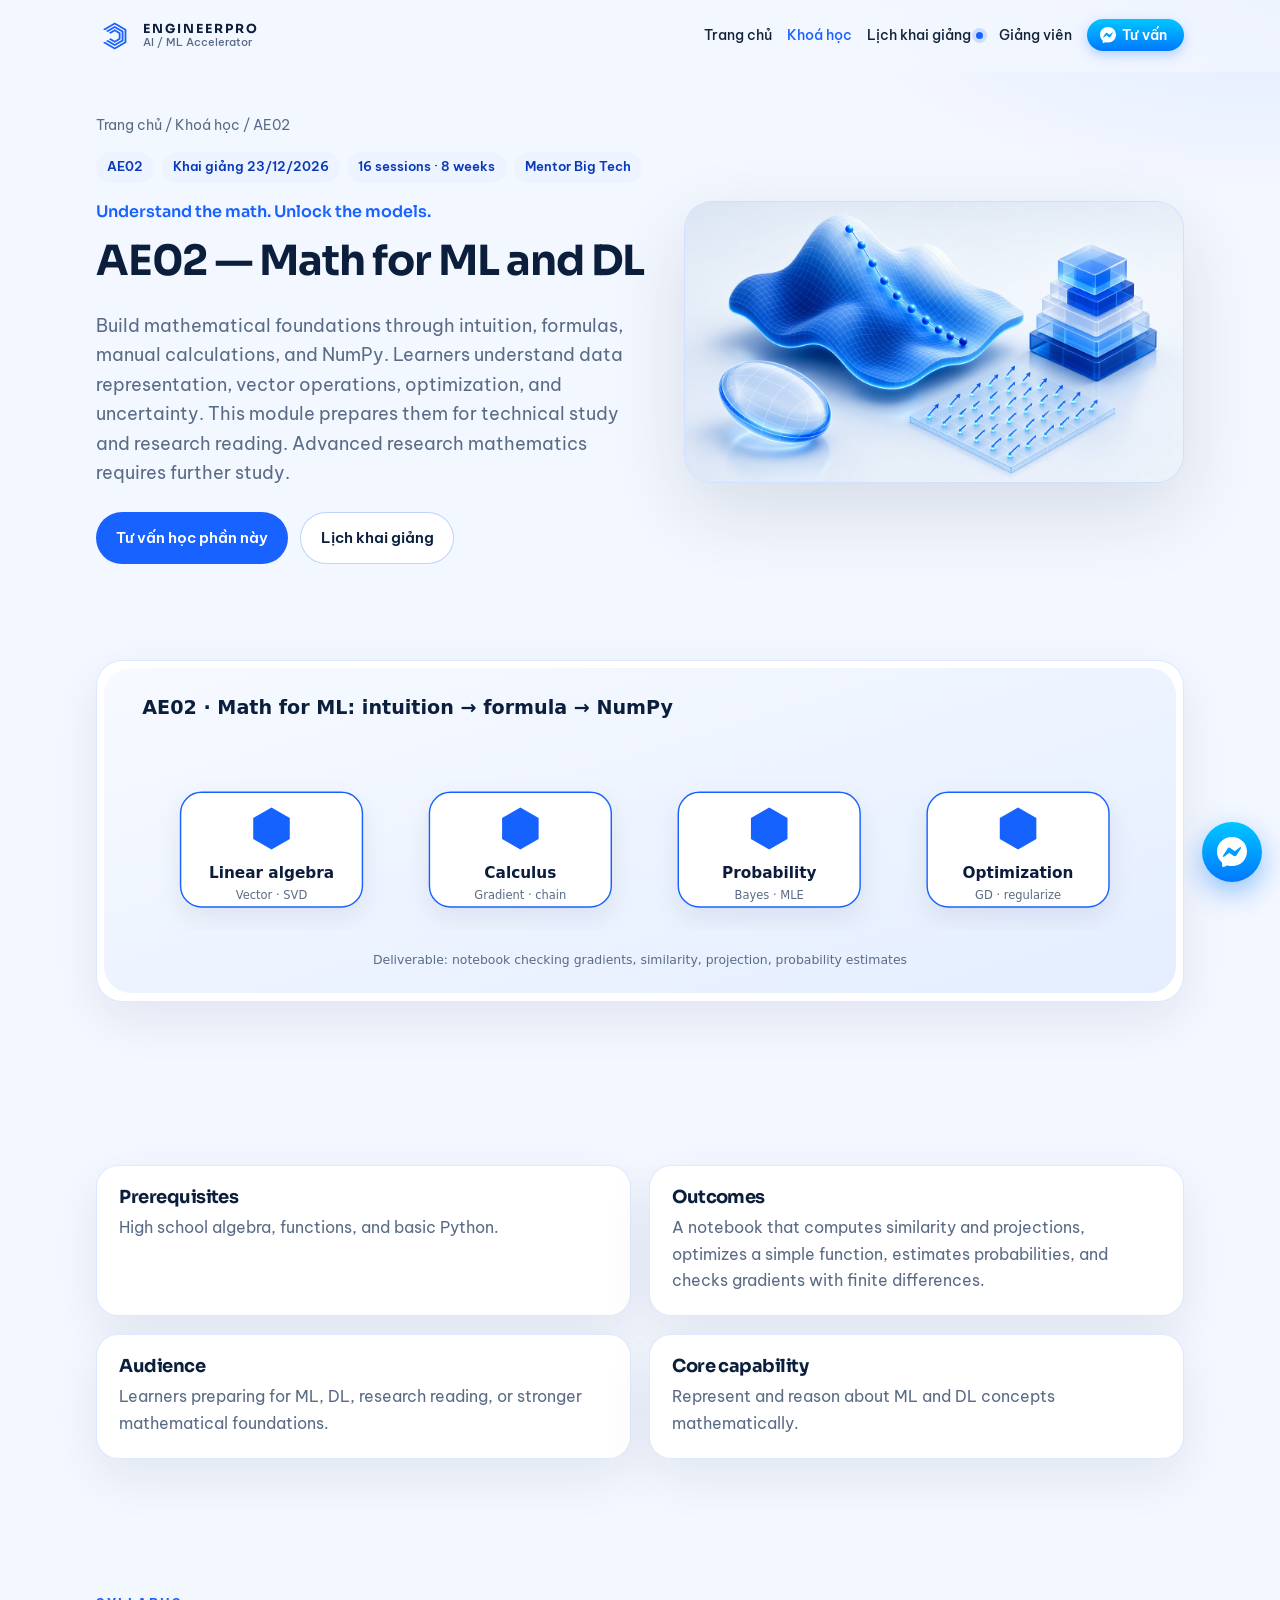
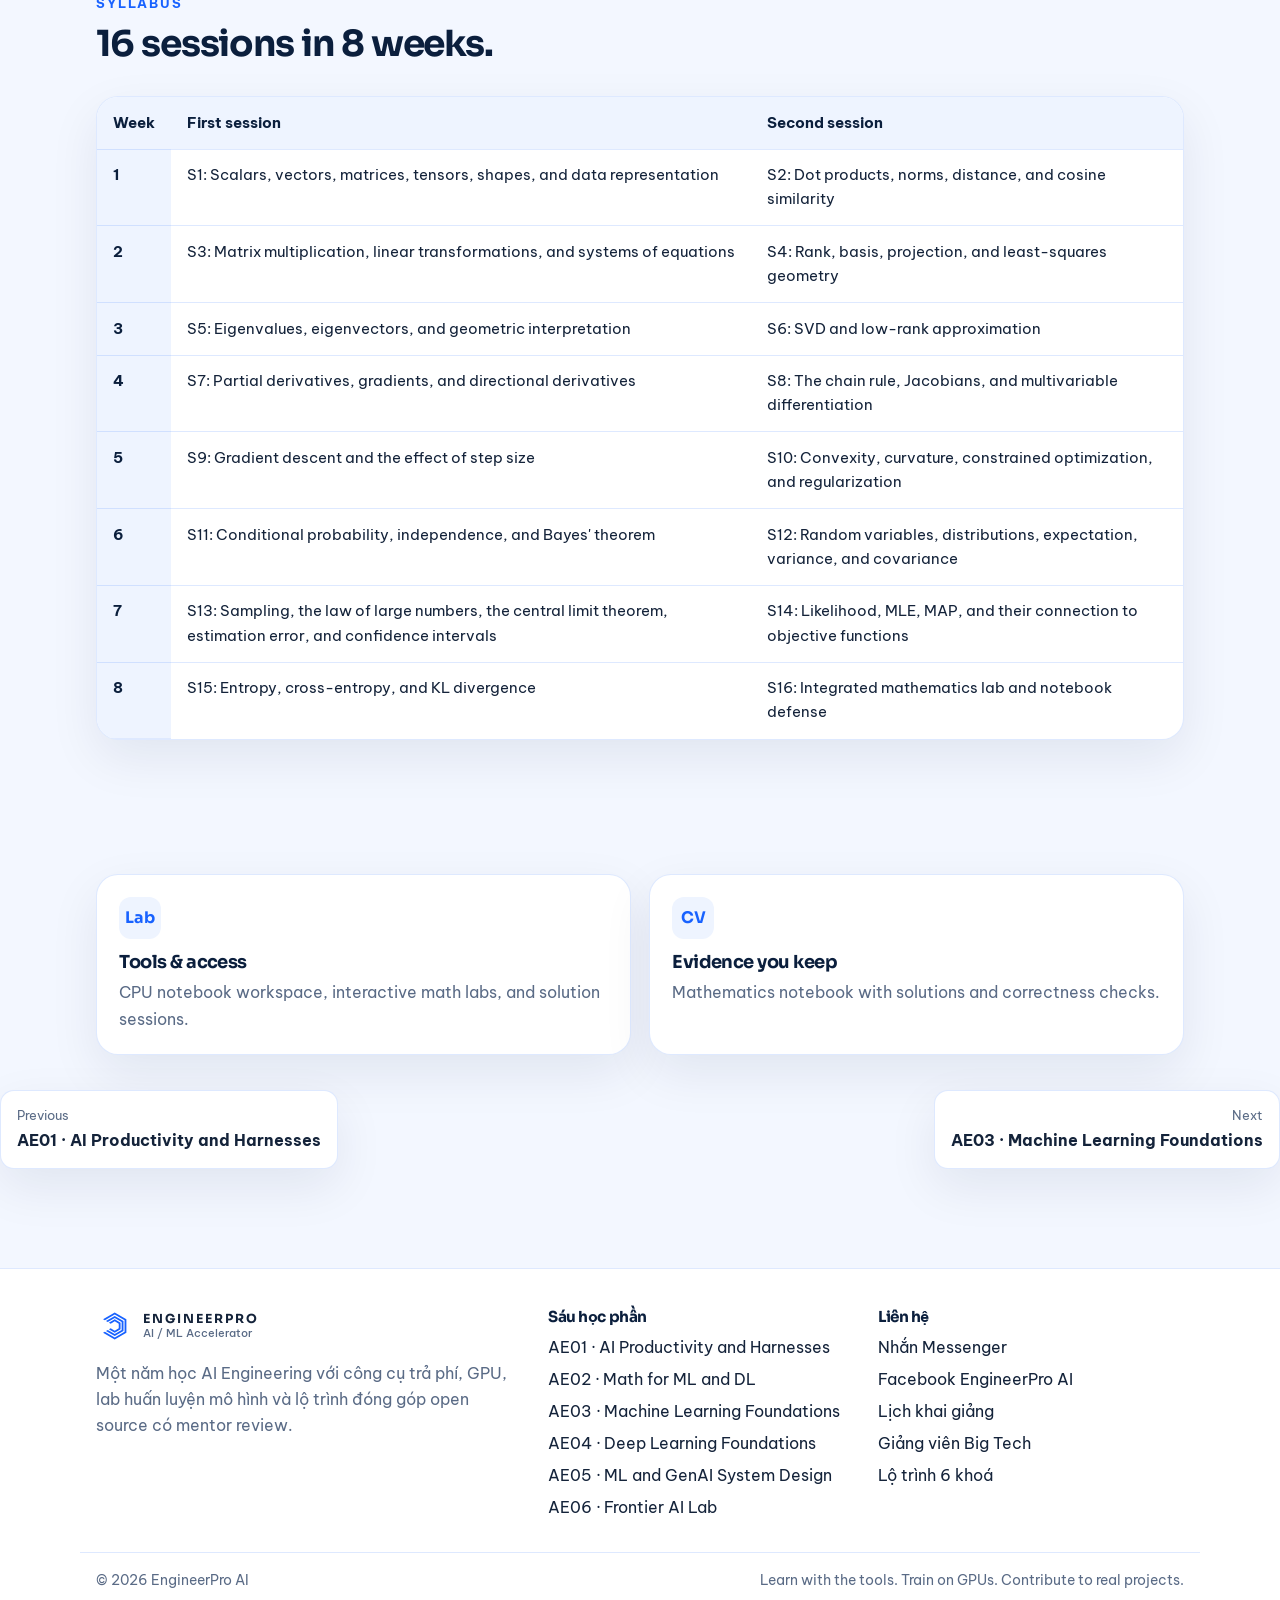
<file: docs/khoa-hoc/ae02/index.html>
<!doctype html>
<html lang="vi">
<head>
  <meta charset="utf-8">
  <!-- Google tag (gtag.js) -->
<script async src="https://www.googletagmanager.com/gtag/js?id=G-5TH79627Q6"></script>
<script>
  window.dataLayer = window.dataLayer || [];
  function gtag(){dataLayer.push(arguments);}
  gtag('js', new Date());
  gtag('config', 'G-5TH79627Q6');
</script>
  <meta name="viewport" content="width=device-width, initial-scale=1">
  <title>AE02 — Math for ML and DL | EngineerPro AI</title>
  <meta name="description" content="Understand the math. Unlock the models. Build mathematical foundations through intuition, formulas, manual calculations, and NumPy. Learners understand data representation, vector ">
  <link rel="canonical" href="https://engineerpro-team.github.io/engineerproai/khoa-hoc/ae02/">
  <link rel="icon" type="image/png" sizes="32x32" href="../../assets/img/favicon-32.png">
  <link rel="icon" type="image/png" href="../../assets/img/favicon.png">
  <link rel="apple-touch-icon" href="../../assets/img/apple-touch-icon.png">
  <meta property="og:type" content="website">
  <meta property="og:site_name" content="EngineerPro AI">
  <meta property="og:locale" content="vi_VN">
  <meta property="og:title" content="AE02 — Math for ML and DL | EngineerPro AI">
  <meta property="og:description" content="Understand the math. Unlock the models. Build mathematical foundations through intuition, formulas, manual calculations, and NumPy. Learners understand data representation, vector ">
  <meta property="og:url" content="https://engineerpro-team.github.io/engineerproai/khoa-hoc/ae02/">
  <meta property="og:image" content="https://engineerpro-team.github.io/engineerproai/assets/img/og-share.png">
  <meta property="og:image:width" content="1200">
  <meta property="og:image:height" content="630">
  <meta name="twitter:card" content="summary_large_image">
  <meta name="twitter:title" content="AE02 — Math for ML and DL | EngineerPro AI">
  <meta name="twitter:description" content="Understand the math. Unlock the models. Build mathematical foundations through intuition, formulas, manual calculations, and NumPy. Learners understand data representation, vector ">
  <meta name="twitter:image" content="https://engineerpro-team.github.io/engineerproai/assets/img/og-share.png">
  <link rel="preconnect" href="https://fonts.googleapis.com">
  <link rel="preconnect" href="https://fonts.gstatic.com" crossorigin>
  <link href="https://fonts.googleapis.com/css2?family=Be+Vietnam+Pro:wght@400;500;600;700;800&family=Sora:wght@600;700;800&display=swap" rel="stylesheet">
  <link rel="stylesheet" href="../../assets/css/style.css">
  
</head>
<body>
  <a class="skip-link" href="#main">Bỏ qua điều hướng</a>
  <header class="header" data-header>
  <div class="header-inner">
    <a class="brand" href="../../index.html">
      <img src="../../assets/img/logo-mark.svg" alt="">
      <span><b>ENGINEERPRO</b><small>AI / ML Accelerator</small></span>
    </a>
    <button class="nav-toggle" type="button" data-nav-toggle aria-expanded="false" aria-controls="site-nav" aria-label="Mở menu">
      <span></span>
    </button>
    <nav class="nav" id="site-nav" data-nav-panel>
      <a href="../../index.html">Trang chủ</a>
      <a href="../../khoa-hoc/" class="is-active">Khoá học</a>
      <a href="../../lich-khai-giang/" class="nav-hot">Lịch khai giảng</a>
      <a href="../../giang-vien/">Giảng viên</a>
      <a class="btn btn-msg" href="https://m.me/EngineerProAI" target="_blank" rel="noopener"><svg viewBox="0 0 24 24" aria-hidden="true"><path fill="currentColor" d="M.001 11.639C.001 4.949 5.241 0 12.001 0 18.762 0 24 4.95 24 11.639c0 6.689-5.238 11.638-11.999 11.638-1.21 0-2.38-.16-3.47-.46a.96.96 0 00-.64.05l-2.39 1.05a.96.96 0 01-1.35-.85l-.07-2.14a.97.97 0 00-.32-.68A11.39 11.39 0 010 11.639zm8.32-2.19l-3.52 5.6c-.35.53.32 1.139.82.75l3.79-2.87a.724.724 0 01.87 0l2.8 2.1c.84.63 2.04.41 2.6-.48l3.52-5.6c.35-.53-.32-1.13-.82-.75l-3.79 2.87a.724.724 0 01-.87 0l-2.8-2.1a1.8 1.8 0 00-2.6.48z"/></svg> Tư vấn</a>
    </nav>
  </div>
</header>
  <main id="main">
<section class="page-hero">
  <div class="wrap course-hero-grid">
    <div>
      <p class="crumbs"><a href="../../index.html">Trang chủ</a> / <a href="../">Khoá học</a> / AE02</p>
      <div class="chips"><span class="chip">AE02</span><span class="chip">Khai giảng 23/12/2026</span><span class="chip">16 sessions · 8 weeks</span><span class="chip">Mentor Big Tech</span></div>
      <p class="tagline-en" style="margin-top:1rem">Understand the math. Unlock the models.</p>
      <h1>AE02 — Math for ML and DL</h1>
      <p class="lede">Build mathematical foundations through intuition, formulas, manual calculations, and NumPy. Learners understand data representation, vector operations, optimization, and uncertainty. This module prepares them for technical study and research reading. Advanced research mathematics requires further study.</p>
      <div class="hero-actions">
        <a class="btn btn-primary" href="https://m.me/EngineerProAI" target="_blank" rel="noopener">Tư vấn học phần này</a>
        <a class="btn btn-ghost" href="../../lich-khai-giang/">Lịch khai giảng</a>
      </div>
    </div>
    <figure class="course-cover reveal"><img src="../../assets/img/courses/ae02-cover.png" alt="AE02 — Math for ML and DL" width="1280" height="720"></figure>
  </div>
</section>
<section>
  <div class="wrap">
    <figure class="diagram reveal"><img src="../../assets/img/diagrams/ae02-math.svg" alt="Four math pillars of AE02"></figure>
  </div>
</section>
<section>
  <div class="wrap split">
    <article class="card"><h3>Prerequisites</h3><p>High school algebra, functions, and basic Python.</p></article>
    <article class="card"><h3>Outcomes</h3><p>A notebook that computes similarity and projections, optimizes a simple function, estimates probabilities, and checks gradients with finite differences.</p></article>
    <article class="card"><h3>Audience</h3><p>Learners preparing for ML, DL, research reading, or stronger mathematical foundations.</p></article>
    <article class="card"><h3>Core capability</h3><p>Represent and reason about ML and DL concepts mathematically.</p></article>
  </div>
</section>
<section>
  <div class="wrap">
    <div class="section-head"><div class="kicker">Syllabus</div><h2>16 sessions in 8 weeks.</h2></div>
    
    <div class="table-wrap"><table>
      <thead><tr><th>Week</th><th>First session</th><th>Second session</th></tr></thead>
      <tbody><tr><th>1</th><td>S1: Scalars, vectors, matrices, tensors, shapes, and data representation</td><td>S2: Dot products, norms, distance, and cosine similarity</td></tr><tr><th>2</th><td>S3: Matrix multiplication, linear transformations, and systems of equations</td><td>S4: Rank, basis, projection, and least-squares geometry</td></tr><tr><th>3</th><td>S5: Eigenvalues, eigenvectors, and geometric interpretation</td><td>S6: SVD and low-rank approximation</td></tr><tr><th>4</th><td>S7: Partial derivatives, gradients, and directional derivatives</td><td>S8: The chain rule, Jacobians, and multivariable differentiation</td></tr><tr><th>5</th><td>S9: Gradient descent and the effect of step size</td><td>S10: Convexity, curvature, constrained optimization, and regularization</td></tr><tr><th>6</th><td>S11: Conditional probability, independence, and Bayes' theorem</td><td>S12: Random variables, distributions, expectation, variance, and covariance</td></tr><tr><th>7</th><td>S13: Sampling, the law of large numbers, the central limit theorem, estimation error, and confidence intervals</td><td>S14: Likelihood, MLE, MAP, and their connection to objective functions</td></tr><tr><th>8</th><td>S15: Entropy, cross-entropy, and KL divergence</td><td>S16: Integrated mathematics lab and notebook defense</td></tr></tbody>
    </table></div>
  </div>
</section>
<section>
  <div class="wrap split">
    <article class="card"><div class="icon-pill">Lab</div><h3>Tools &amp; access</h3><p>CPU notebook workspace, interactive math labs, and solution sessions.</p></article>
    <article class="card"><div class="icon-pill">CV</div><h3>Evidence you keep</h3><p>Mathematics notebook with solutions and correctness checks.</p></article>
  </div>
  <div class="pager"><a href="../ae01/"><small>Previous</small><strong>AE01 · AI Productivity and Harnesses</strong></a><a href="../ae03/" style="text-align:right"><small>Next</small><strong>AE03 · Machine Learning Foundations</strong></a></div>
</section>
</main>
  <footer class="footer">
  <div class="wrap footer-grid">
    <div>
      <a class="brand" href="../../index.html">
        <img src="../../assets/img/logo-mark.svg" alt="">
        <span><b>ENGINEERPRO</b><small>AI / ML Accelerator</small></span>
      </a>
      <p style="margin-top:1rem">Một năm học AI Engineering với công cụ trả phí, GPU, lab huấn luyện mô hình và lộ trình đóng góp open source có mentor review.</p>
    </div>
    <div>
      <h3>Sáu học phần</h3>
      <ul><li><a href="../../khoa-hoc/ae01/">AE01 · AI Productivity and Harnesses</a></li><li><a href="../../khoa-hoc/ae02/">AE02 · Math for ML and DL</a></li><li><a href="../../khoa-hoc/ae03/">AE03 · Machine Learning Foundations</a></li><li><a href="../../khoa-hoc/ae04/">AE04 · Deep Learning Foundations</a></li><li><a href="../../khoa-hoc/ae05/">AE05 · ML and GenAI System Design</a></li><li><a href="../../khoa-hoc/ae06/">AE06 · Frontier AI Lab</a></li></ul>
    </div>
    <div>
      <h3>Liên hệ</h3>
      <ul>
        <li><a href="https://m.me/EngineerProAI" target="_blank" rel="noopener">Nhắn Messenger</a></li>
        <li><a href="https://www.facebook.com/EngineerProAI" target="_blank" rel="noopener">Facebook EngineerPro AI</a></li>
        <li><a href="../../lich-khai-giang/">Lịch khai giảng</a></li>
        <li><a href="../../giang-vien/">Giảng viên Big Tech</a></li>
        <li><a href="../../khoa-hoc/">Lộ trình 6 khoá</a></li>
      </ul>
    </div>
  </div>
  <div class="wrap legal">
    <span>© <span data-year></span> EngineerPro AI</span>
    <span>Learn with the tools. Train on GPUs. Contribute to real projects.</span>
  </div>
</footer>
  <a class="msg-fab" href="https://m.me/EngineerProAI" target="_blank" rel="noopener" aria-label="Nhắn tin tư vấn qua Messenger">
  <svg viewBox="0 0 24 24" aria-hidden="true"><path fill="currentColor" d="M.001 11.639C.001 4.949 5.241 0 12.001 0 18.762 0 24 4.95 24 11.639c0 6.689-5.238 11.638-11.999 11.638-1.21 0-2.38-.16-3.47-.46a.96.96 0 00-.64.05l-2.39 1.05a.96.96 0 01-1.35-.85l-.07-2.14a.97.97 0 00-.32-.68A11.39 11.39 0 010 11.639zm8.32-2.19l-3.52 5.6c-.35.53.32 1.139.82.75l3.79-2.87a.724.724 0 01.87 0l2.8 2.1c.84.63 2.04.41 2.6-.48l3.52-5.6c.35-.53-.32-1.13-.82-.75l-3.79 2.87a.724.724 0 01-.87 0l-2.8-2.1a1.8 1.8 0 00-2.6.48z"/></svg>
</a>
  <script src="../../assets/js/main.js"></script>
</body>
</html>
</file>
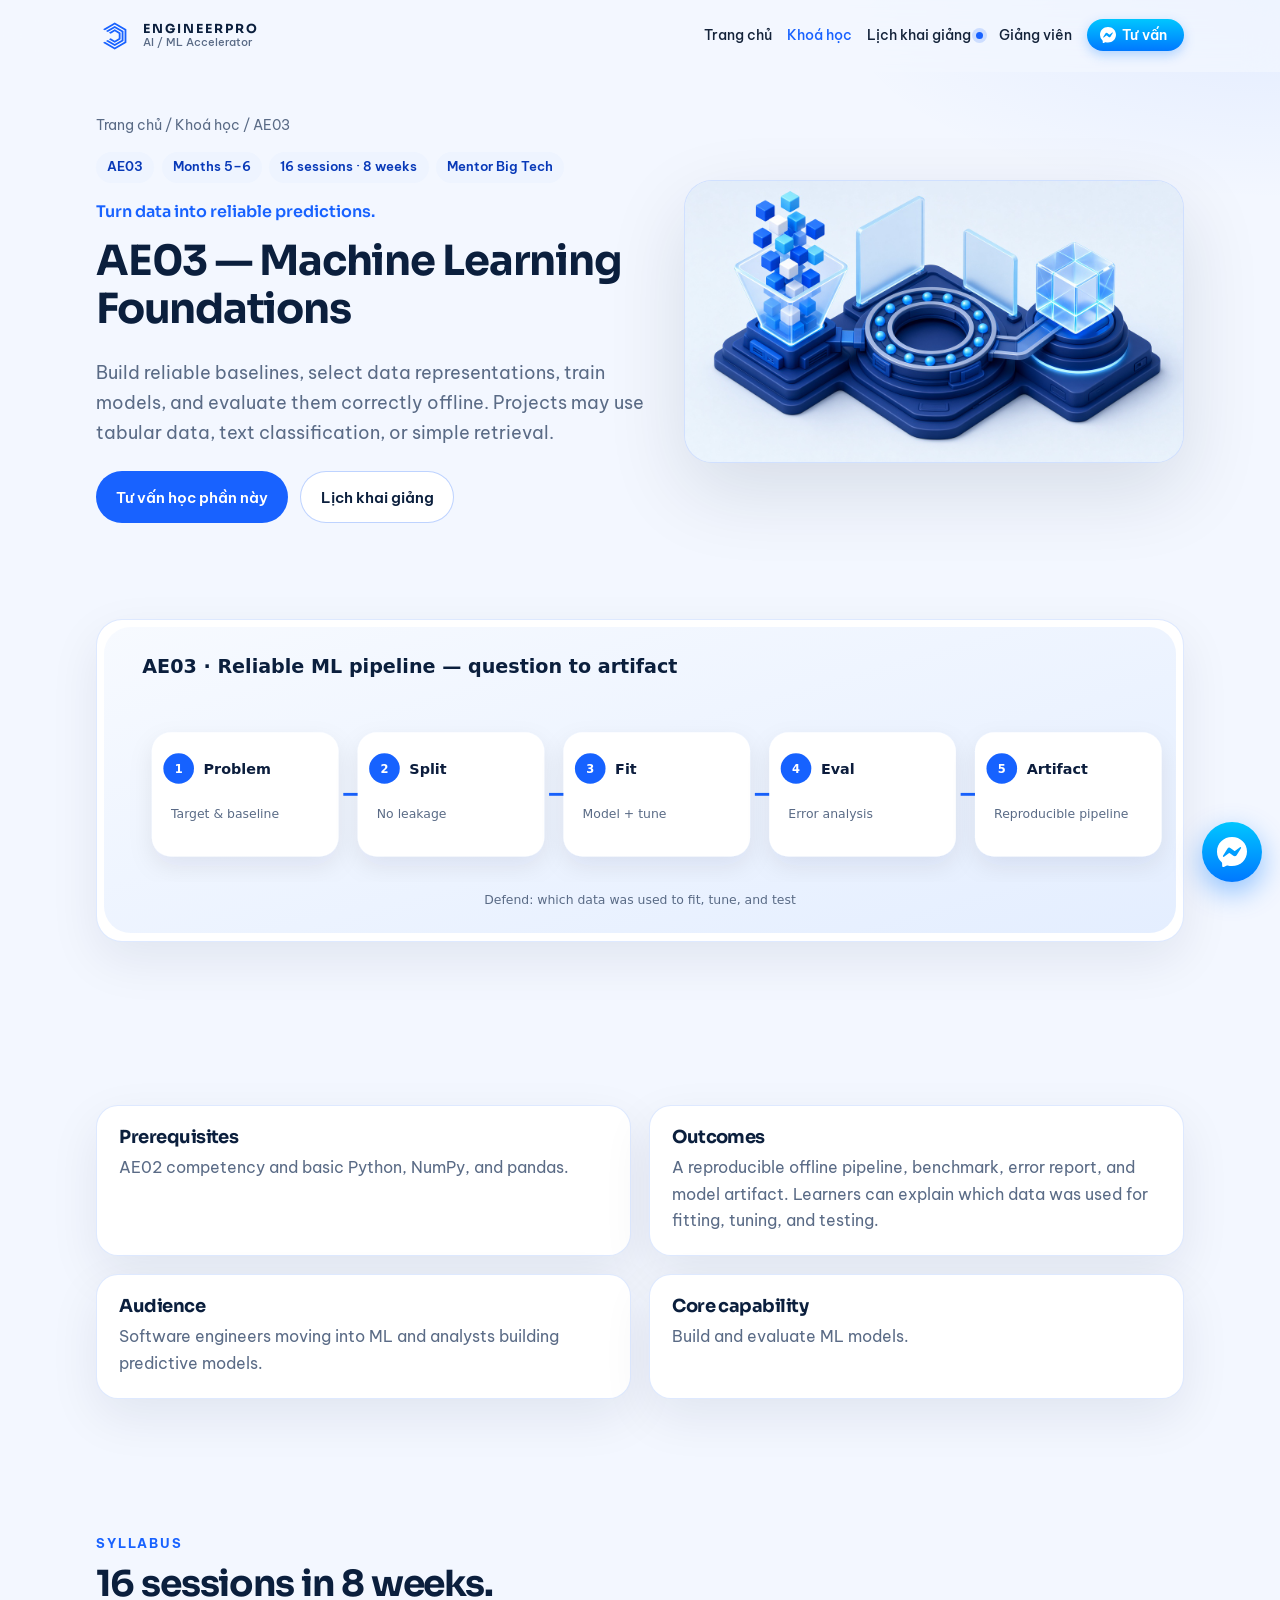
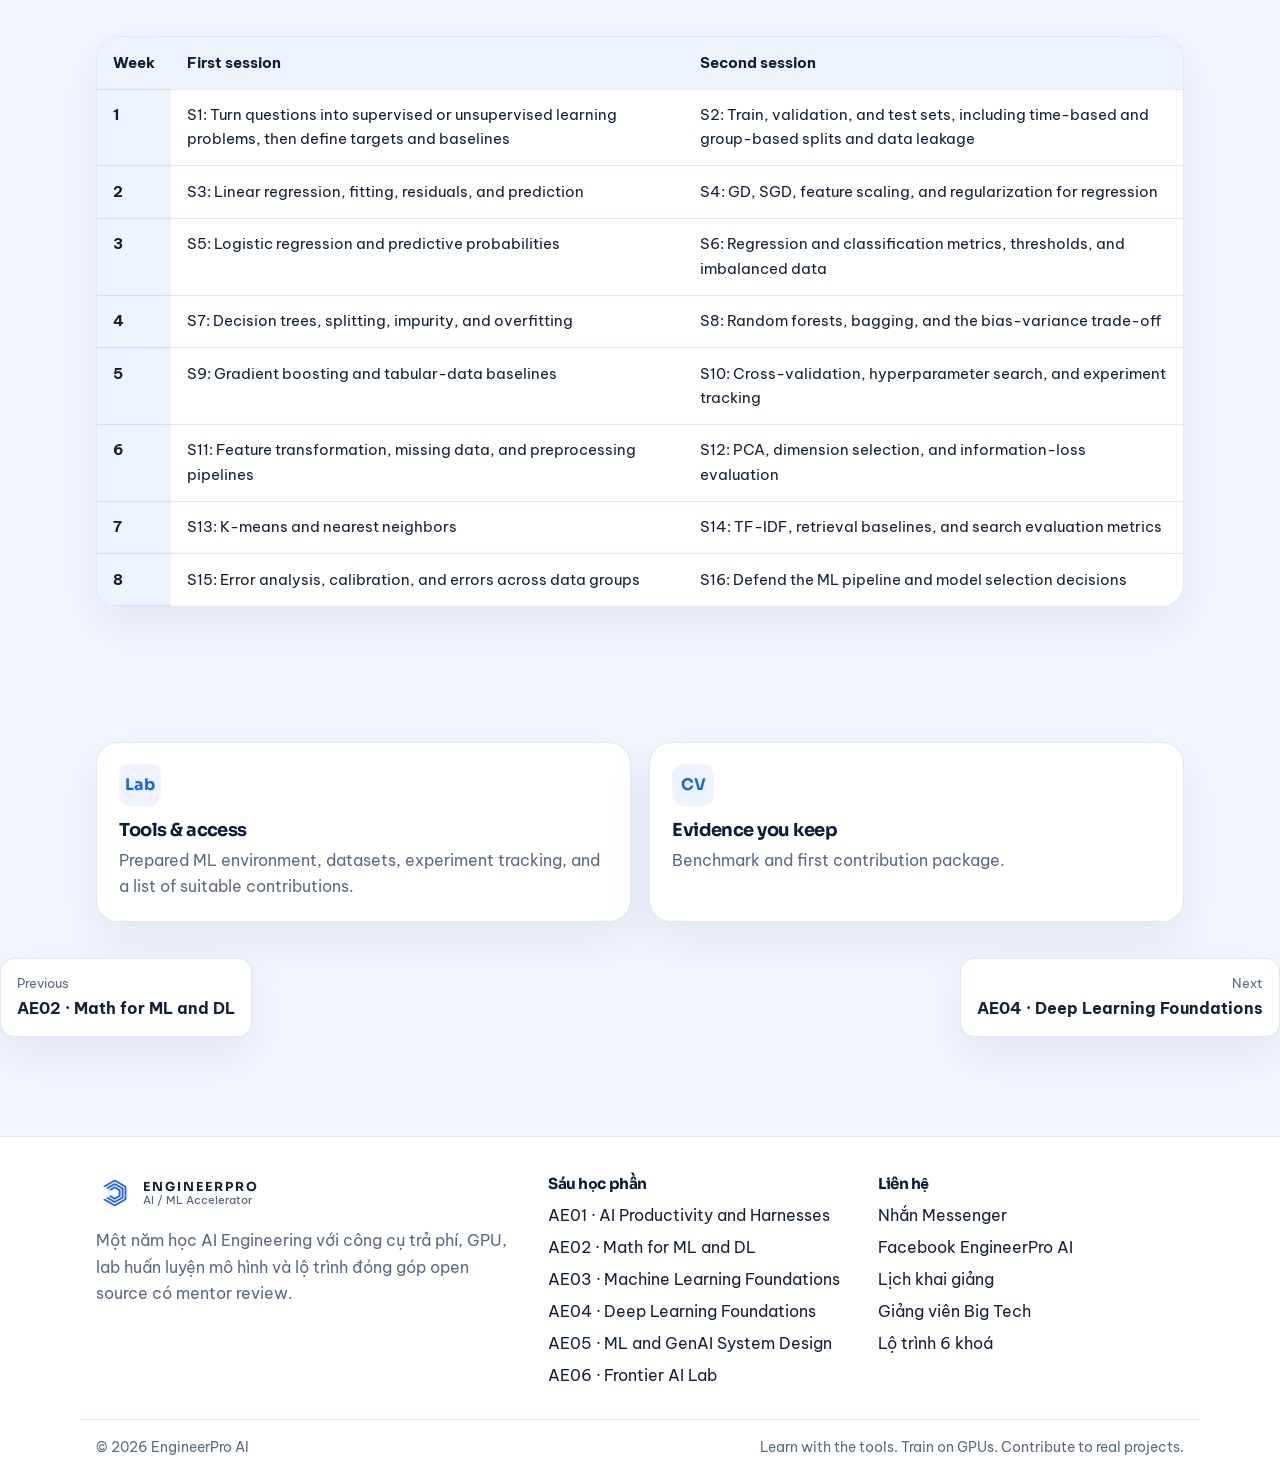
<file: docs/khoa-hoc/ae03/index.html>
<!doctype html>
<html lang="vi">
<head>
  <meta charset="utf-8">
  <!-- Google tag (gtag.js) -->
<script async src="https://www.googletagmanager.com/gtag/js?id=G-5TH79627Q6"></script>
<script>
  window.dataLayer = window.dataLayer || [];
  function gtag(){dataLayer.push(arguments);}
  gtag('js', new Date());
  gtag('config', 'G-5TH79627Q6');
</script>
  <meta name="viewport" content="width=device-width, initial-scale=1">
  <title>AE03 — Machine Learning Foundations | EngineerPro AI</title>
  <meta name="description" content="Turn data into reliable predictions. Build reliable baselines, select data representations, train models, and evaluate them correctly offline. Projects may use tabular data, tex">
  <link rel="canonical" href="https://engineerpro-team.github.io/engineerproai/khoa-hoc/ae03/">
  <link rel="icon" type="image/png" sizes="32x32" href="../../assets/img/favicon-32.png">
  <link rel="icon" type="image/png" href="../../assets/img/favicon.png">
  <link rel="apple-touch-icon" href="../../assets/img/apple-touch-icon.png">
  <meta property="og:type" content="website">
  <meta property="og:site_name" content="EngineerPro AI">
  <meta property="og:locale" content="vi_VN">
  <meta property="og:title" content="AE03 — Machine Learning Foundations | EngineerPro AI">
  <meta property="og:description" content="Turn data into reliable predictions. Build reliable baselines, select data representations, train models, and evaluate them correctly offline. Projects may use tabular data, tex">
  <meta property="og:url" content="https://engineerpro-team.github.io/engineerproai/khoa-hoc/ae03/">
  <meta property="og:image" content="https://engineerpro-team.github.io/engineerproai/assets/img/og-share.png">
  <meta property="og:image:width" content="1200">
  <meta property="og:image:height" content="630">
  <meta name="twitter:card" content="summary_large_image">
  <meta name="twitter:title" content="AE03 — Machine Learning Foundations | EngineerPro AI">
  <meta name="twitter:description" content="Turn data into reliable predictions. Build reliable baselines, select data representations, train models, and evaluate them correctly offline. Projects may use tabular data, tex">
  <meta name="twitter:image" content="https://engineerpro-team.github.io/engineerproai/assets/img/og-share.png">
  <link rel="preconnect" href="https://fonts.googleapis.com">
  <link rel="preconnect" href="https://fonts.gstatic.com" crossorigin>
  <link href="https://fonts.googleapis.com/css2?family=Be+Vietnam+Pro:wght@400;500;600;700;800&family=Sora:wght@600;700;800&display=swap" rel="stylesheet">
  <link rel="stylesheet" href="../../assets/css/style.css">
  
</head>
<body>
  <a class="skip-link" href="#main">Bỏ qua điều hướng</a>
  <header class="header" data-header>
  <div class="header-inner">
    <a class="brand" href="../../index.html">
      <img src="../../assets/img/logo-mark.svg" alt="">
      <span><b>ENGINEERPRO</b><small>AI / ML Accelerator</small></span>
    </a>
    <button class="nav-toggle" type="button" data-nav-toggle aria-expanded="false" aria-controls="site-nav" aria-label="Mở menu">
      <span></span>
    </button>
    <nav class="nav" id="site-nav" data-nav-panel>
      <a href="../../index.html">Trang chủ</a>
      <a href="../../khoa-hoc/" class="is-active">Khoá học</a>
      <a href="../../lich-khai-giang/" class="nav-hot">Lịch khai giảng</a>
      <a href="../../giang-vien/">Giảng viên</a>
      <a class="btn btn-msg" href="https://m.me/EngineerProAI" target="_blank" rel="noopener"><svg viewBox="0 0 24 24" aria-hidden="true"><path fill="currentColor" d="M.001 11.639C.001 4.949 5.241 0 12.001 0 18.762 0 24 4.95 24 11.639c0 6.689-5.238 11.638-11.999 11.638-1.21 0-2.38-.16-3.47-.46a.96.96 0 00-.64.05l-2.39 1.05a.96.96 0 01-1.35-.85l-.07-2.14a.97.97 0 00-.32-.68A11.39 11.39 0 010 11.639zm8.32-2.19l-3.52 5.6c-.35.53.32 1.139.82.75l3.79-2.87a.724.724 0 01.87 0l2.8 2.1c.84.63 2.04.41 2.6-.48l3.52-5.6c.35-.53-.32-1.13-.82-.75l-3.79 2.87a.724.724 0 01-.87 0l-2.8-2.1a1.8 1.8 0 00-2.6.48z"/></svg> Tư vấn</a>
    </nav>
  </div>
</header>
  <main id="main">
<section class="page-hero">
  <div class="wrap course-hero-grid">
    <div>
      <p class="crumbs"><a href="../../index.html">Trang chủ</a> / <a href="../">Khoá học</a> / AE03</p>
      <div class="chips"><span class="chip">AE03</span><span class="chip">Months 5–6</span><span class="chip">16 sessions · 8 weeks</span><span class="chip">Mentor Big Tech</span></div>
      <p class="tagline-en" style="margin-top:1rem">Turn data into reliable predictions.</p>
      <h1>AE03 — Machine Learning Foundations</h1>
      <p class="lede">Build reliable baselines, select data representations, train models, and evaluate them correctly offline. Projects may use tabular data, text classification, or simple retrieval.</p>
      <div class="hero-actions">
        <a class="btn btn-primary" href="https://m.me/EngineerProAI" target="_blank" rel="noopener">Tư vấn học phần này</a>
        <a class="btn btn-ghost" href="../../lich-khai-giang/">Lịch khai giảng</a>
      </div>
    </div>
    <figure class="course-cover reveal"><img src="../../assets/img/courses/ae03-cover.png" alt="AE03 — Machine Learning Foundations" width="1280" height="720"></figure>
  </div>
</section>
<section>
  <div class="wrap">
    <figure class="diagram reveal"><img src="../../assets/img/diagrams/ae03-pipeline.svg" alt="AE03 machine learning pipeline"></figure>
  </div>
</section>
<section>
  <div class="wrap split">
    <article class="card"><h3>Prerequisites</h3><p>AE02 competency and basic Python, NumPy, and pandas.</p></article>
    <article class="card"><h3>Outcomes</h3><p>A reproducible offline pipeline, benchmark, error report, and model artifact. Learners can explain which data was used for fitting, tuning, and testing.</p></article>
    <article class="card"><h3>Audience</h3><p>Software engineers moving into ML and analysts building predictive models.</p></article>
    <article class="card"><h3>Core capability</h3><p>Build and evaluate ML models.</p></article>
  </div>
</section>
<section>
  <div class="wrap">
    <div class="section-head"><div class="kicker">Syllabus</div><h2>16 sessions in 8 weeks.</h2></div>
    
    <div class="table-wrap"><table>
      <thead><tr><th>Week</th><th>First session</th><th>Second session</th></tr></thead>
      <tbody><tr><th>1</th><td>S1: Turn questions into supervised or unsupervised learning problems, then define targets and baselines</td><td>S2: Train, validation, and test sets, including time-based and group-based splits and data leakage</td></tr><tr><th>2</th><td>S3: Linear regression, fitting, residuals, and prediction</td><td>S4: GD, SGD, feature scaling, and regularization for regression</td></tr><tr><th>3</th><td>S5: Logistic regression and predictive probabilities</td><td>S6: Regression and classification metrics, thresholds, and imbalanced data</td></tr><tr><th>4</th><td>S7: Decision trees, splitting, impurity, and overfitting</td><td>S8: Random forests, bagging, and the bias-variance trade-off</td></tr><tr><th>5</th><td>S9: Gradient boosting and tabular-data baselines</td><td>S10: Cross-validation, hyperparameter search, and experiment tracking</td></tr><tr><th>6</th><td>S11: Feature transformation, missing data, and preprocessing pipelines</td><td>S12: PCA, dimension selection, and information-loss evaluation</td></tr><tr><th>7</th><td>S13: K-means and nearest neighbors</td><td>S14: TF-IDF, retrieval baselines, and search evaluation metrics</td></tr><tr><th>8</th><td>S15: Error analysis, calibration, and errors across data groups</td><td>S16: Defend the ML pipeline and model selection decisions</td></tr></tbody>
    </table></div>
  </div>
</section>
<section>
  <div class="wrap split">
    <article class="card"><div class="icon-pill">Lab</div><h3>Tools &amp; access</h3><p>Prepared ML environment, datasets, experiment tracking, and a list of suitable contributions.</p></article>
    <article class="card"><div class="icon-pill">CV</div><h3>Evidence you keep</h3><p>Benchmark and first contribution package.</p></article>
  </div>
  <div class="pager"><a href="../ae02/"><small>Previous</small><strong>AE02 · Math for ML and DL</strong></a><a href="../ae04/" style="text-align:right"><small>Next</small><strong>AE04 · Deep Learning Foundations</strong></a></div>
</section>
</main>
  <footer class="footer">
  <div class="wrap footer-grid">
    <div>
      <a class="brand" href="../../index.html">
        <img src="../../assets/img/logo-mark.svg" alt="">
        <span><b>ENGINEERPRO</b><small>AI / ML Accelerator</small></span>
      </a>
      <p style="margin-top:1rem">Một năm học AI Engineering với công cụ trả phí, GPU, lab huấn luyện mô hình và lộ trình đóng góp open source có mentor review.</p>
    </div>
    <div>
      <h3>Sáu học phần</h3>
      <ul><li><a href="../../khoa-hoc/ae01/">AE01 · AI Productivity and Harnesses</a></li><li><a href="../../khoa-hoc/ae02/">AE02 · Math for ML and DL</a></li><li><a href="../../khoa-hoc/ae03/">AE03 · Machine Learning Foundations</a></li><li><a href="../../khoa-hoc/ae04/">AE04 · Deep Learning Foundations</a></li><li><a href="../../khoa-hoc/ae05/">AE05 · ML and GenAI System Design</a></li><li><a href="../../khoa-hoc/ae06/">AE06 · Frontier AI Lab</a></li></ul>
    </div>
    <div>
      <h3>Liên hệ</h3>
      <ul>
        <li><a href="https://m.me/EngineerProAI" target="_blank" rel="noopener">Nhắn Messenger</a></li>
        <li><a href="https://www.facebook.com/EngineerProAI" target="_blank" rel="noopener">Facebook EngineerPro AI</a></li>
        <li><a href="../../lich-khai-giang/">Lịch khai giảng</a></li>
        <li><a href="../../giang-vien/">Giảng viên Big Tech</a></li>
        <li><a href="../../khoa-hoc/">Lộ trình 6 khoá</a></li>
      </ul>
    </div>
  </div>
  <div class="wrap legal">
    <span>© <span data-year></span> EngineerPro AI</span>
    <span>Learn with the tools. Train on GPUs. Contribute to real projects.</span>
  </div>
</footer>
  <a class="msg-fab" href="https://m.me/EngineerProAI" target="_blank" rel="noopener" aria-label="Nhắn tin tư vấn qua Messenger">
  <svg viewBox="0 0 24 24" aria-hidden="true"><path fill="currentColor" d="M.001 11.639C.001 4.949 5.241 0 12.001 0 18.762 0 24 4.95 24 11.639c0 6.689-5.238 11.638-11.999 11.638-1.21 0-2.38-.16-3.47-.46a.96.96 0 00-.64.05l-2.39 1.05a.96.96 0 01-1.35-.85l-.07-2.14a.97.97 0 00-.32-.68A11.39 11.39 0 010 11.639zm8.32-2.19l-3.52 5.6c-.35.53.32 1.139.82.75l3.79-2.87a.724.724 0 01.87 0l2.8 2.1c.84.63 2.04.41 2.6-.48l3.52-5.6c.35-.53-.32-1.13-.82-.75l-3.79 2.87a.724.724 0 01-.87 0l-2.8-2.1a1.8 1.8 0 00-2.6.48z"/></svg>
</a>
  <script src="../../assets/js/main.js"></script>
</body>
</html>
</file>
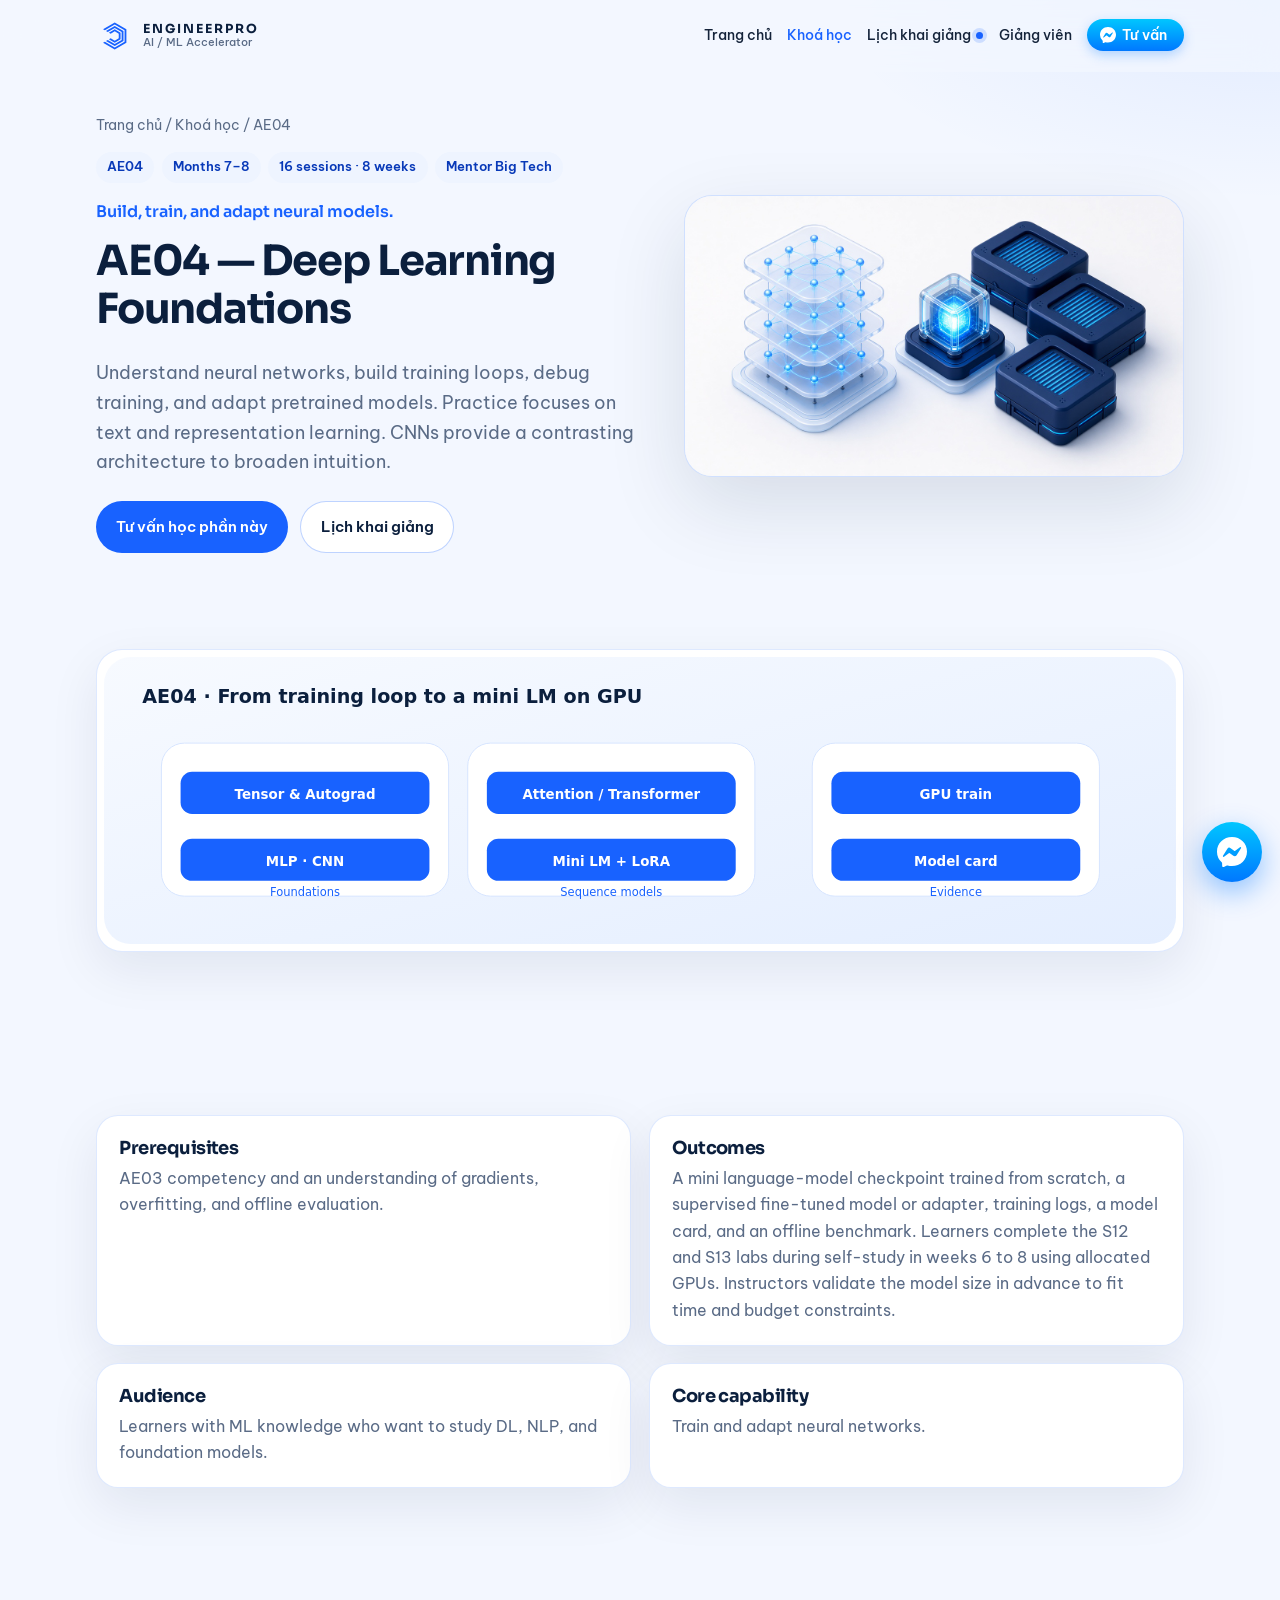
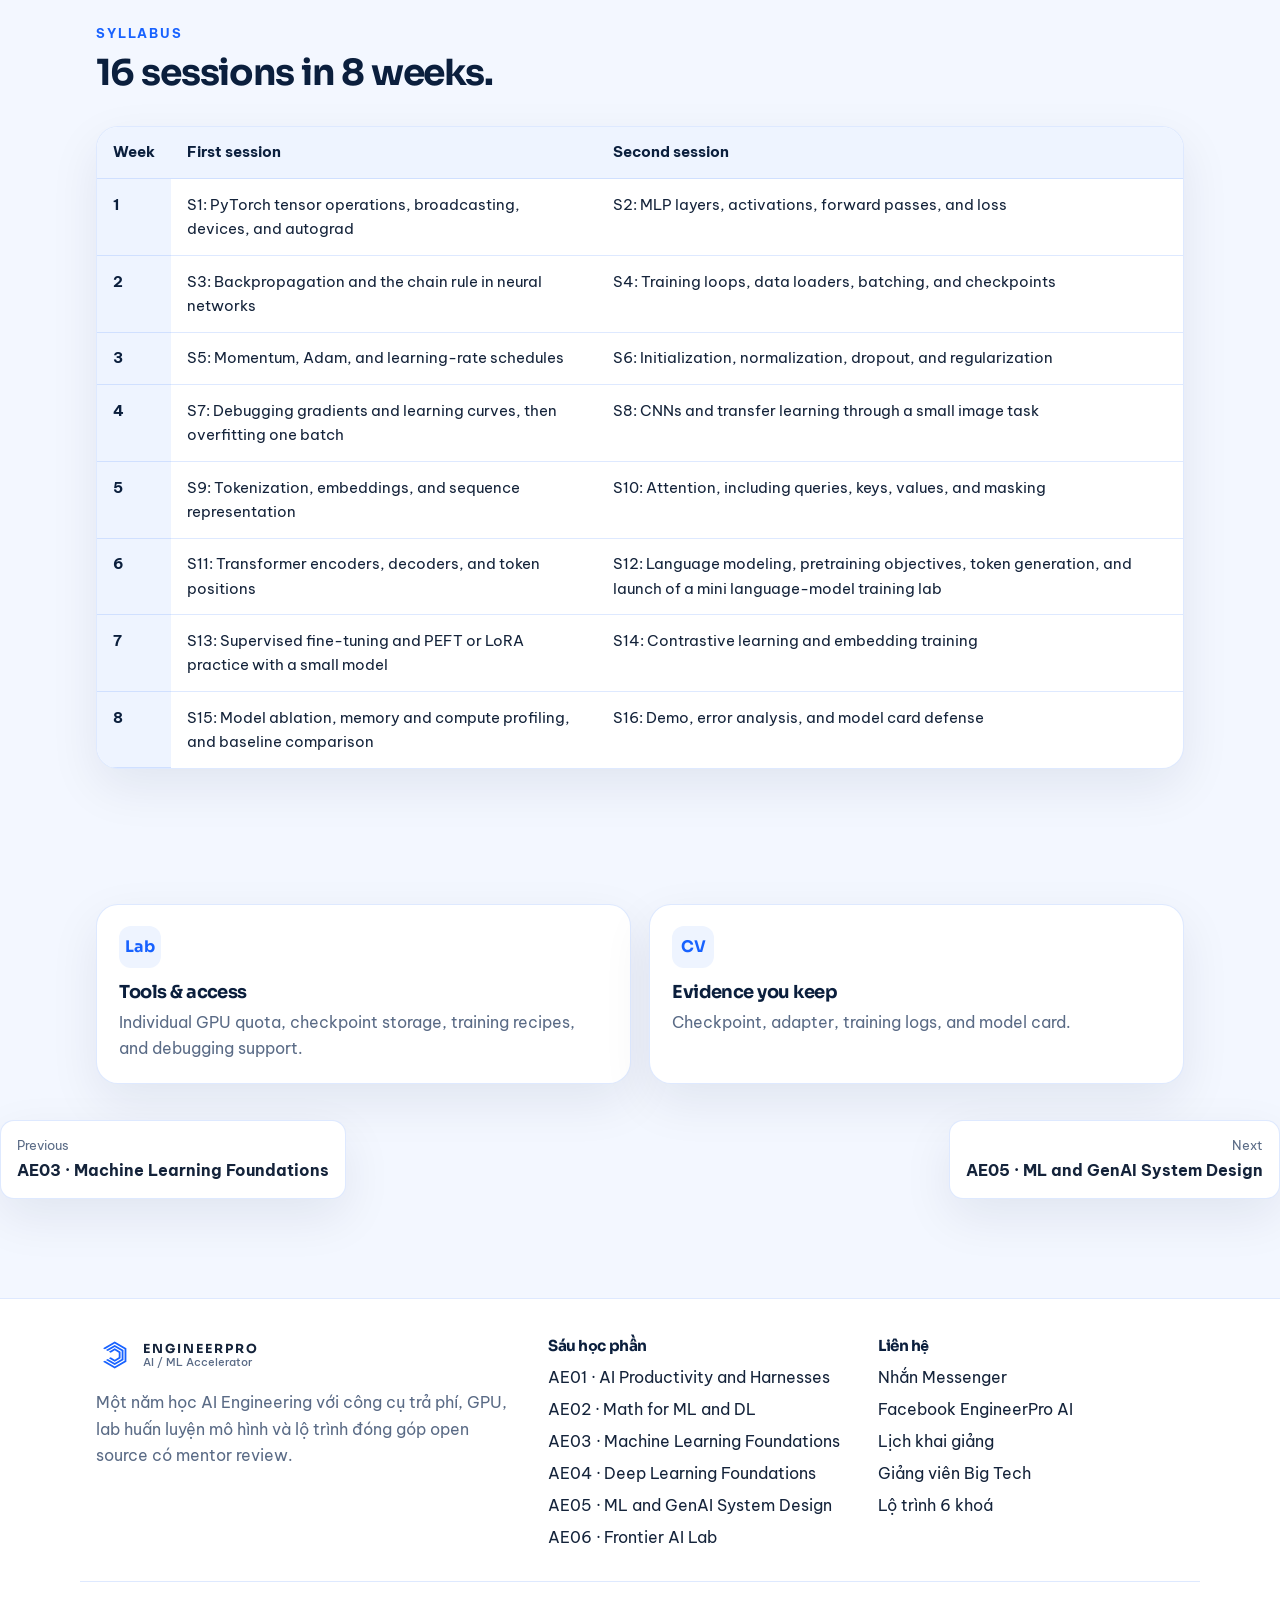
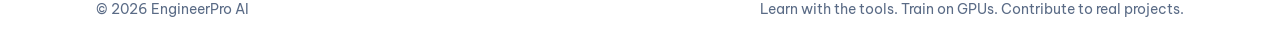
<file: docs/khoa-hoc/ae04/index.html>
<!doctype html>
<html lang="vi">
<head>
  <meta charset="utf-8">
  <!-- Google tag (gtag.js) -->
<script async src="https://www.googletagmanager.com/gtag/js?id=G-5TH79627Q6"></script>
<script>
  window.dataLayer = window.dataLayer || [];
  function gtag(){dataLayer.push(arguments);}
  gtag('js', new Date());
  gtag('config', 'G-5TH79627Q6');
</script>
  <meta name="viewport" content="width=device-width, initial-scale=1">
  <title>AE04 — Deep Learning Foundations | EngineerPro AI</title>
  <meta name="description" content="Build, train, and adapt neural models. Understand neural networks, build training loops, debug training, and adapt pretrained models. Practice focuses on text and representation l">
  <link rel="canonical" href="https://engineerpro-team.github.io/engineerproai/khoa-hoc/ae04/">
  <link rel="icon" type="image/png" sizes="32x32" href="../../assets/img/favicon-32.png">
  <link rel="icon" type="image/png" href="../../assets/img/favicon.png">
  <link rel="apple-touch-icon" href="../../assets/img/apple-touch-icon.png">
  <meta property="og:type" content="website">
  <meta property="og:site_name" content="EngineerPro AI">
  <meta property="og:locale" content="vi_VN">
  <meta property="og:title" content="AE04 — Deep Learning Foundations | EngineerPro AI">
  <meta property="og:description" content="Build, train, and adapt neural models. Understand neural networks, build training loops, debug training, and adapt pretrained models. Practice focuses on text and representation l">
  <meta property="og:url" content="https://engineerpro-team.github.io/engineerproai/khoa-hoc/ae04/">
  <meta property="og:image" content="https://engineerpro-team.github.io/engineerproai/assets/img/og-share.png">
  <meta property="og:image:width" content="1200">
  <meta property="og:image:height" content="630">
  <meta name="twitter:card" content="summary_large_image">
  <meta name="twitter:title" content="AE04 — Deep Learning Foundations | EngineerPro AI">
  <meta name="twitter:description" content="Build, train, and adapt neural models. Understand neural networks, build training loops, debug training, and adapt pretrained models. Practice focuses on text and representation l">
  <meta name="twitter:image" content="https://engineerpro-team.github.io/engineerproai/assets/img/og-share.png">
  <link rel="preconnect" href="https://fonts.googleapis.com">
  <link rel="preconnect" href="https://fonts.gstatic.com" crossorigin>
  <link href="https://fonts.googleapis.com/css2?family=Be+Vietnam+Pro:wght@400;500;600;700;800&family=Sora:wght@600;700;800&display=swap" rel="stylesheet">
  <link rel="stylesheet" href="../../assets/css/style.css">
  
</head>
<body>
  <a class="skip-link" href="#main">Bỏ qua điều hướng</a>
  <header class="header" data-header>
  <div class="header-inner">
    <a class="brand" href="../../index.html">
      <img src="../../assets/img/logo-mark.svg" alt="">
      <span><b>ENGINEERPRO</b><small>AI / ML Accelerator</small></span>
    </a>
    <button class="nav-toggle" type="button" data-nav-toggle aria-expanded="false" aria-controls="site-nav" aria-label="Mở menu">
      <span></span>
    </button>
    <nav class="nav" id="site-nav" data-nav-panel>
      <a href="../../index.html">Trang chủ</a>
      <a href="../../khoa-hoc/" class="is-active">Khoá học</a>
      <a href="../../lich-khai-giang/" class="nav-hot">Lịch khai giảng</a>
      <a href="../../giang-vien/">Giảng viên</a>
      <a class="btn btn-msg" href="https://m.me/EngineerProAI" target="_blank" rel="noopener"><svg viewBox="0 0 24 24" aria-hidden="true"><path fill="currentColor" d="M.001 11.639C.001 4.949 5.241 0 12.001 0 18.762 0 24 4.95 24 11.639c0 6.689-5.238 11.638-11.999 11.638-1.21 0-2.38-.16-3.47-.46a.96.96 0 00-.64.05l-2.39 1.05a.96.96 0 01-1.35-.85l-.07-2.14a.97.97 0 00-.32-.68A11.39 11.39 0 010 11.639zm8.32-2.19l-3.52 5.6c-.35.53.32 1.139.82.75l3.79-2.87a.724.724 0 01.87 0l2.8 2.1c.84.63 2.04.41 2.6-.48l3.52-5.6c.35-.53-.32-1.13-.82-.75l-3.79 2.87a.724.724 0 01-.87 0l-2.8-2.1a1.8 1.8 0 00-2.6.48z"/></svg> Tư vấn</a>
    </nav>
  </div>
</header>
  <main id="main">
<section class="page-hero">
  <div class="wrap course-hero-grid">
    <div>
      <p class="crumbs"><a href="../../index.html">Trang chủ</a> / <a href="../">Khoá học</a> / AE04</p>
      <div class="chips"><span class="chip">AE04</span><span class="chip">Months 7–8</span><span class="chip">16 sessions · 8 weeks</span><span class="chip">Mentor Big Tech</span></div>
      <p class="tagline-en" style="margin-top:1rem">Build, train, and adapt neural models.</p>
      <h1>AE04 — Deep Learning Foundations</h1>
      <p class="lede">Understand neural networks, build training loops, debug training, and adapt pretrained models. Practice focuses on text and representation learning. CNNs provide a contrasting architecture to broaden intuition.</p>
      <div class="hero-actions">
        <a class="btn btn-primary" href="https://m.me/EngineerProAI" target="_blank" rel="noopener">Tư vấn học phần này</a>
        <a class="btn btn-ghost" href="../../lich-khai-giang/">Lịch khai giảng</a>
      </div>
    </div>
    <figure class="course-cover reveal"><img src="../../assets/img/courses/ae04-cover.png" alt="AE04 — Deep Learning Foundations" width="1280" height="720"></figure>
  </div>
</section>
<section>
  <div class="wrap">
    <figure class="diagram reveal"><img src="../../assets/img/diagrams/ae04-dl.svg" alt="AE04 deep learning path"></figure>
  </div>
</section>
<section>
  <div class="wrap split">
    <article class="card"><h3>Prerequisites</h3><p>AE03 competency and an understanding of gradients, overfitting, and offline evaluation.</p></article>
    <article class="card"><h3>Outcomes</h3><p>A mini language-model checkpoint trained from scratch, a supervised fine-tuned model or adapter, training logs, a model card, and an offline benchmark. Learners complete the S12 and S13 labs during self-study in weeks 6 to 8 using allocated GPUs. Instructors validate the model size in advance to fit time and budget constraints.</p></article>
    <article class="card"><h3>Audience</h3><p>Learners with ML knowledge who want to study DL, NLP, and foundation models.</p></article>
    <article class="card"><h3>Core capability</h3><p>Train and adapt neural networks.</p></article>
  </div>
</section>
<section>
  <div class="wrap">
    <div class="section-head"><div class="kicker">Syllabus</div><h2>16 sessions in 8 weeks.</h2></div>
    
    <div class="table-wrap"><table>
      <thead><tr><th>Week</th><th>First session</th><th>Second session</th></tr></thead>
      <tbody><tr><th>1</th><td>S1: PyTorch tensor operations, broadcasting, devices, and autograd</td><td>S2: MLP layers, activations, forward passes, and loss</td></tr><tr><th>2</th><td>S3: Backpropagation and the chain rule in neural networks</td><td>S4: Training loops, data loaders, batching, and checkpoints</td></tr><tr><th>3</th><td>S5: Momentum, Adam, and learning-rate schedules</td><td>S6: Initialization, normalization, dropout, and regularization</td></tr><tr><th>4</th><td>S7: Debugging gradients and learning curves, then overfitting one batch</td><td>S8: CNNs and transfer learning through a small image task</td></tr><tr><th>5</th><td>S9: Tokenization, embeddings, and sequence representation</td><td>S10: Attention, including queries, keys, values, and masking</td></tr><tr><th>6</th><td>S11: Transformer encoders, decoders, and token positions</td><td>S12: Language modeling, pretraining objectives, token generation, and launch of a mini language-model training lab</td></tr><tr><th>7</th><td>S13: Supervised fine-tuning and PEFT or LoRA practice with a small model</td><td>S14: Contrastive learning and embedding training</td></tr><tr><th>8</th><td>S15: Model ablation, memory and compute profiling, and baseline comparison</td><td>S16: Demo, error analysis, and model card defense</td></tr></tbody>
    </table></div>
  </div>
</section>
<section>
  <div class="wrap split">
    <article class="card"><div class="icon-pill">Lab</div><h3>Tools &amp; access</h3><p>Individual GPU quota, checkpoint storage, training recipes, and debugging support.</p></article>
    <article class="card"><div class="icon-pill">CV</div><h3>Evidence you keep</h3><p>Checkpoint, adapter, training logs, and model card.</p></article>
  </div>
  <div class="pager"><a href="../ae03/"><small>Previous</small><strong>AE03 · Machine Learning Foundations</strong></a><a href="../ae05/" style="text-align:right"><small>Next</small><strong>AE05 · ML and GenAI System Design</strong></a></div>
</section>
</main>
  <footer class="footer">
  <div class="wrap footer-grid">
    <div>
      <a class="brand" href="../../index.html">
        <img src="../../assets/img/logo-mark.svg" alt="">
        <span><b>ENGINEERPRO</b><small>AI / ML Accelerator</small></span>
      </a>
      <p style="margin-top:1rem">Một năm học AI Engineering với công cụ trả phí, GPU, lab huấn luyện mô hình và lộ trình đóng góp open source có mentor review.</p>
    </div>
    <div>
      <h3>Sáu học phần</h3>
      <ul><li><a href="../../khoa-hoc/ae01/">AE01 · AI Productivity and Harnesses</a></li><li><a href="../../khoa-hoc/ae02/">AE02 · Math for ML and DL</a></li><li><a href="../../khoa-hoc/ae03/">AE03 · Machine Learning Foundations</a></li><li><a href="../../khoa-hoc/ae04/">AE04 · Deep Learning Foundations</a></li><li><a href="../../khoa-hoc/ae05/">AE05 · ML and GenAI System Design</a></li><li><a href="../../khoa-hoc/ae06/">AE06 · Frontier AI Lab</a></li></ul>
    </div>
    <div>
      <h3>Liên hệ</h3>
      <ul>
        <li><a href="https://m.me/EngineerProAI" target="_blank" rel="noopener">Nhắn Messenger</a></li>
        <li><a href="https://www.facebook.com/EngineerProAI" target="_blank" rel="noopener">Facebook EngineerPro AI</a></li>
        <li><a href="../../lich-khai-giang/">Lịch khai giảng</a></li>
        <li><a href="../../giang-vien/">Giảng viên Big Tech</a></li>
        <li><a href="../../khoa-hoc/">Lộ trình 6 khoá</a></li>
      </ul>
    </div>
  </div>
  <div class="wrap legal">
    <span>© <span data-year></span> EngineerPro AI</span>
    <span>Learn with the tools. Train on GPUs. Contribute to real projects.</span>
  </div>
</footer>
  <a class="msg-fab" href="https://m.me/EngineerProAI" target="_blank" rel="noopener" aria-label="Nhắn tin tư vấn qua Messenger">
  <svg viewBox="0 0 24 24" aria-hidden="true"><path fill="currentColor" d="M.001 11.639C.001 4.949 5.241 0 12.001 0 18.762 0 24 4.95 24 11.639c0 6.689-5.238 11.638-11.999 11.638-1.21 0-2.38-.16-3.47-.46a.96.96 0 00-.64.05l-2.39 1.05a.96.96 0 01-1.35-.85l-.07-2.14a.97.97 0 00-.32-.68A11.39 11.39 0 010 11.639zm8.32-2.19l-3.52 5.6c-.35.53.32 1.139.82.75l3.79-2.87a.724.724 0 01.87 0l2.8 2.1c.84.63 2.04.41 2.6-.48l3.52-5.6c.35-.53-.32-1.13-.82-.75l-3.79 2.87a.724.724 0 01-.87 0l-2.8-2.1a1.8 1.8 0 00-2.6.48z"/></svg>
</a>
  <script src="../../assets/js/main.js"></script>
</body>
</html>
</file>
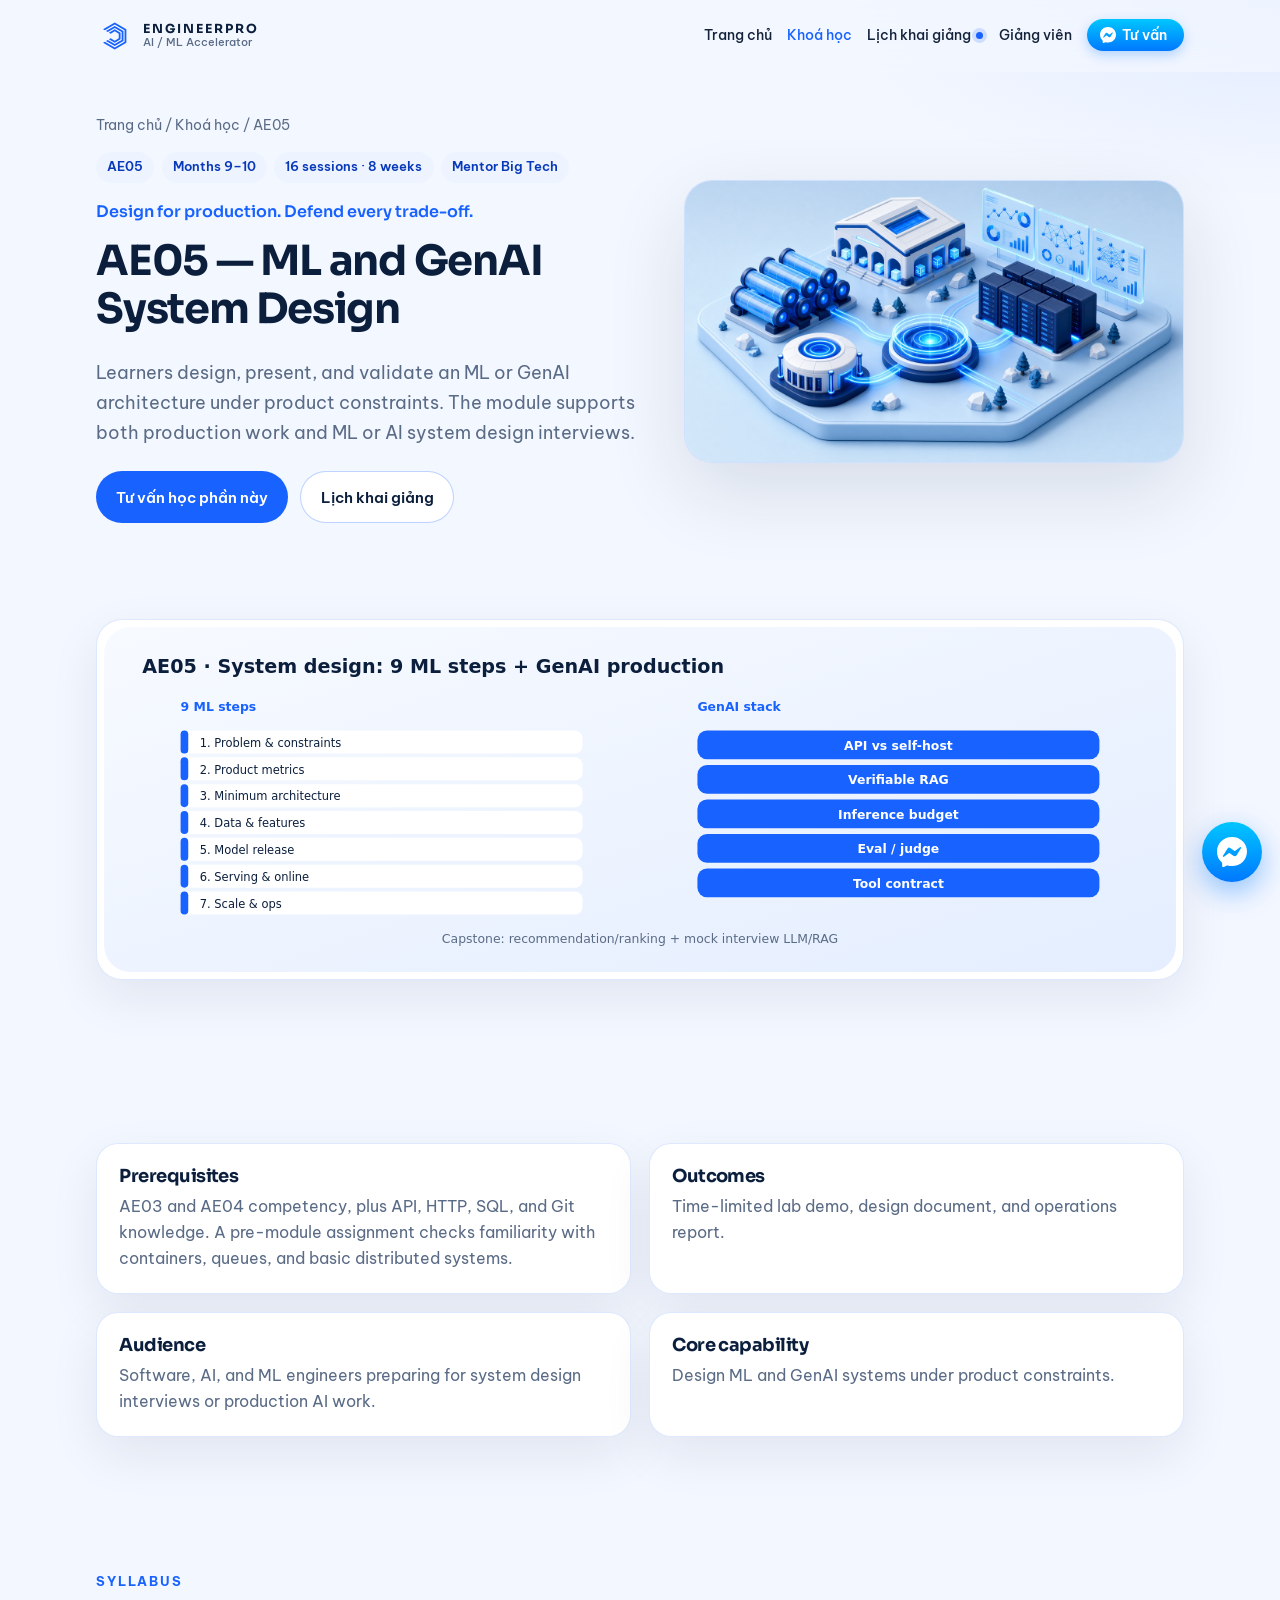
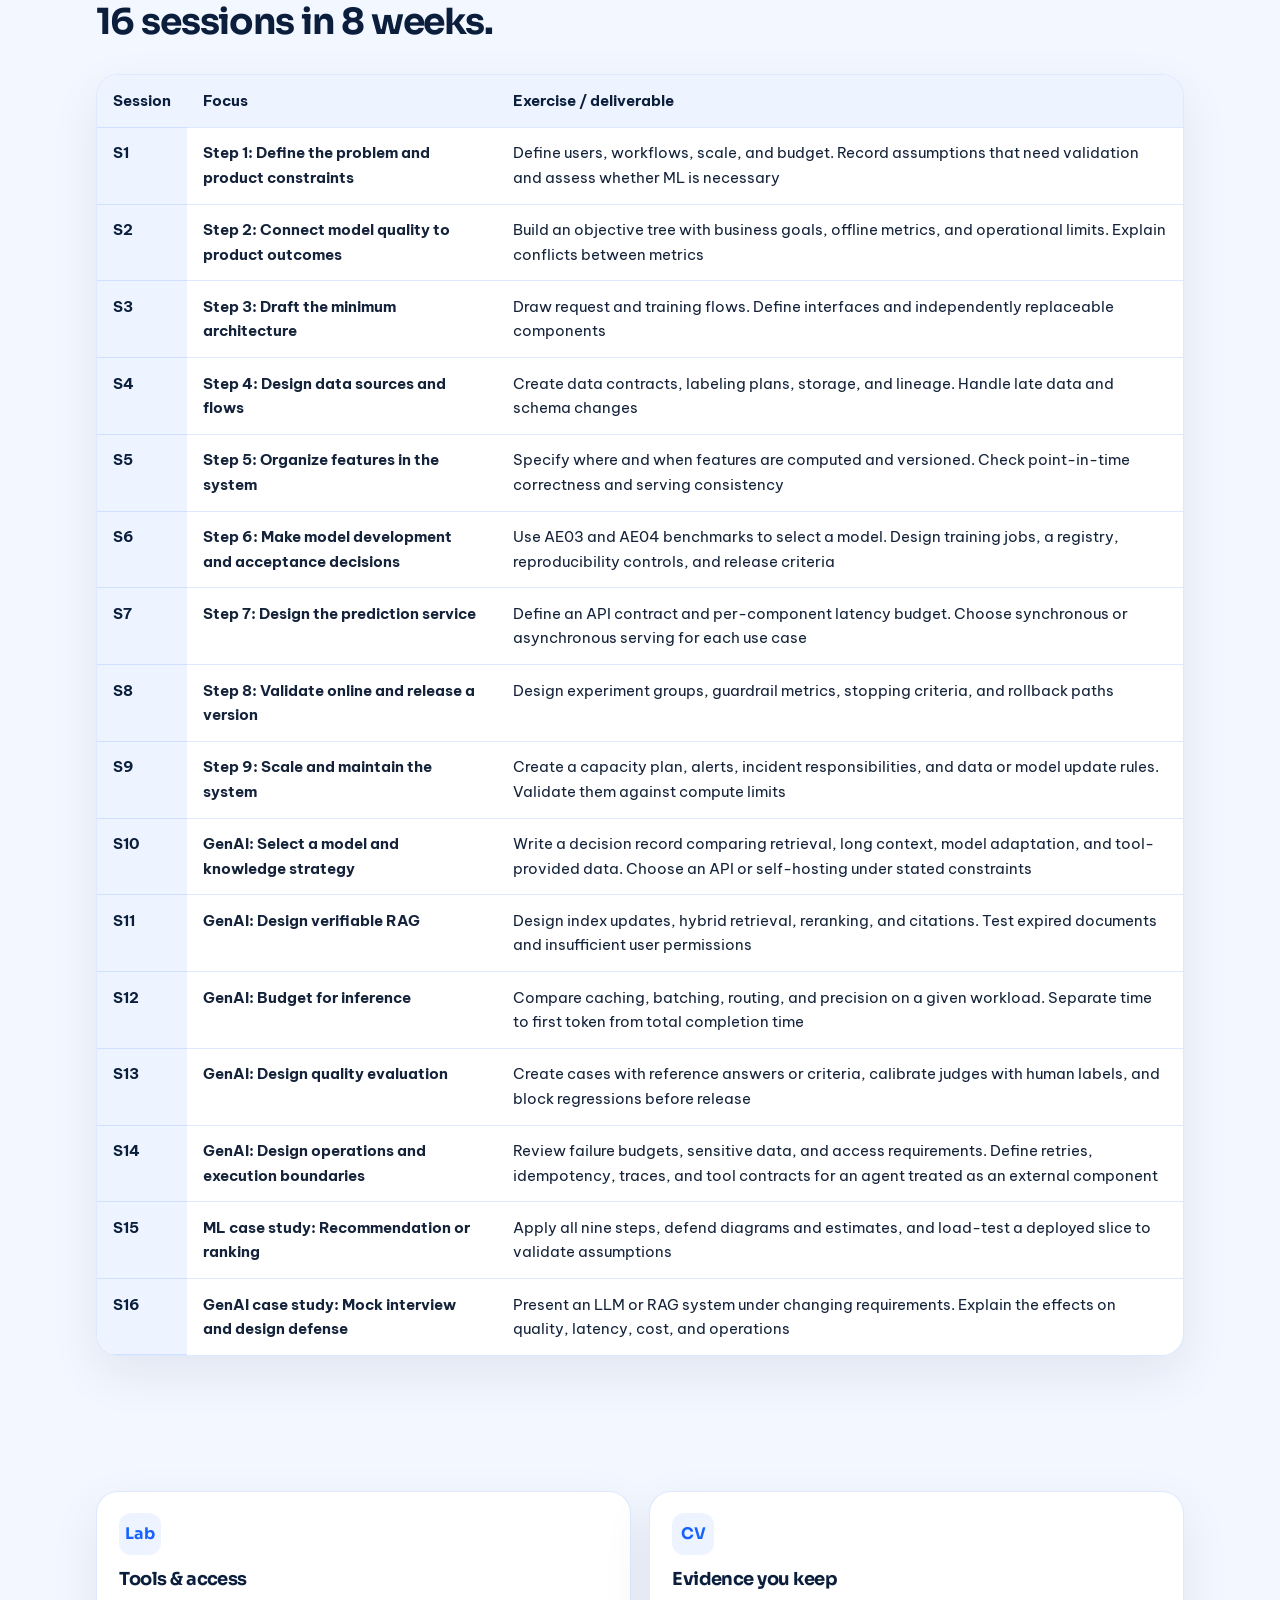
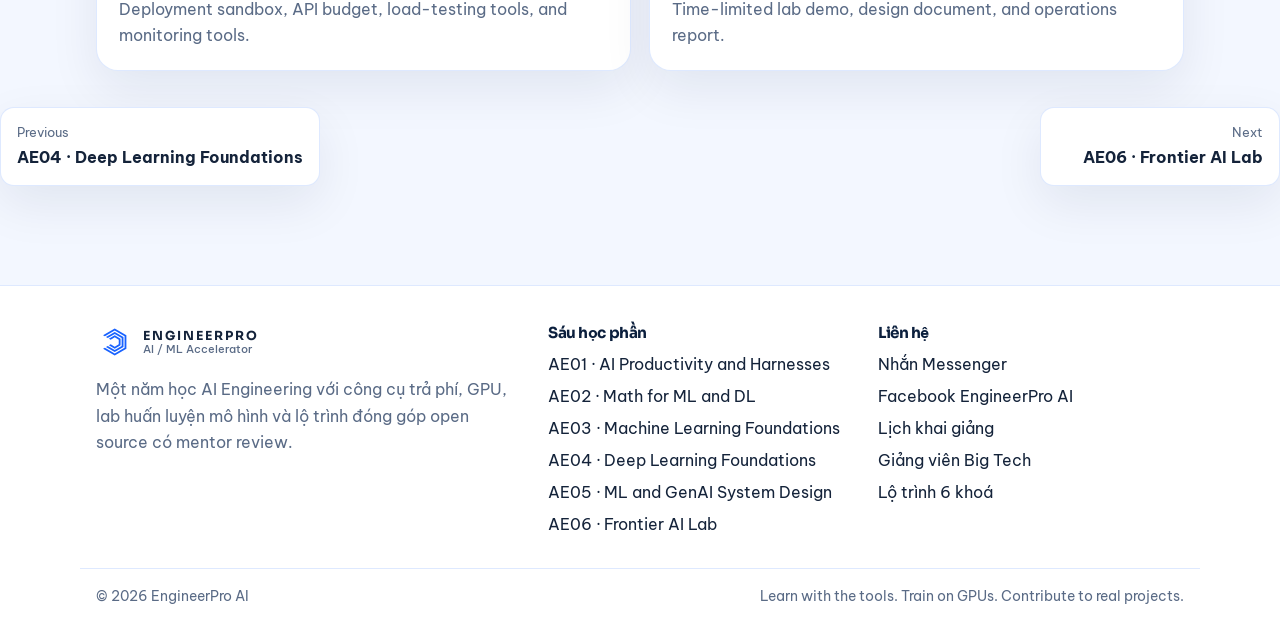
<file: docs/khoa-hoc/ae05/index.html>
<!doctype html>
<html lang="vi">
<head>
  <meta charset="utf-8">
  <!-- Google tag (gtag.js) -->
<script async src="https://www.googletagmanager.com/gtag/js?id=G-5TH79627Q6"></script>
<script>
  window.dataLayer = window.dataLayer || [];
  function gtag(){dataLayer.push(arguments);}
  gtag('js', new Date());
  gtag('config', 'G-5TH79627Q6');
</script>
  <meta name="viewport" content="width=device-width, initial-scale=1">
  <title>AE05 — ML and GenAI System Design | EngineerPro AI</title>
  <meta name="description" content="Design for production. Defend every trade-off. Learners design, present, and validate an ML or GenAI architecture under product constraints. The module supports both production work and M">
  <link rel="canonical" href="https://engineerpro-team.github.io/engineerproai/khoa-hoc/ae05/">
  <link rel="icon" type="image/png" sizes="32x32" href="../../assets/img/favicon-32.png">
  <link rel="icon" type="image/png" href="../../assets/img/favicon.png">
  <link rel="apple-touch-icon" href="../../assets/img/apple-touch-icon.png">
  <meta property="og:type" content="website">
  <meta property="og:site_name" content="EngineerPro AI">
  <meta property="og:locale" content="vi_VN">
  <meta property="og:title" content="AE05 — ML and GenAI System Design | EngineerPro AI">
  <meta property="og:description" content="Design for production. Defend every trade-off. Learners design, present, and validate an ML or GenAI architecture under product constraints. The module supports both production work and M">
  <meta property="og:url" content="https://engineerpro-team.github.io/engineerproai/khoa-hoc/ae05/">
  <meta property="og:image" content="https://engineerpro-team.github.io/engineerproai/assets/img/og-share.png">
  <meta property="og:image:width" content="1200">
  <meta property="og:image:height" content="630">
  <meta name="twitter:card" content="summary_large_image">
  <meta name="twitter:title" content="AE05 — ML and GenAI System Design | EngineerPro AI">
  <meta name="twitter:description" content="Design for production. Defend every trade-off. Learners design, present, and validate an ML or GenAI architecture under product constraints. The module supports both production work and M">
  <meta name="twitter:image" content="https://engineerpro-team.github.io/engineerproai/assets/img/og-share.png">
  <link rel="preconnect" href="https://fonts.googleapis.com">
  <link rel="preconnect" href="https://fonts.gstatic.com" crossorigin>
  <link href="https://fonts.googleapis.com/css2?family=Be+Vietnam+Pro:wght@400;500;600;700;800&family=Sora:wght@600;700;800&display=swap" rel="stylesheet">
  <link rel="stylesheet" href="../../assets/css/style.css">
  
</head>
<body>
  <a class="skip-link" href="#main">Bỏ qua điều hướng</a>
  <header class="header" data-header>
  <div class="header-inner">
    <a class="brand" href="../../index.html">
      <img src="../../assets/img/logo-mark.svg" alt="">
      <span><b>ENGINEERPRO</b><small>AI / ML Accelerator</small></span>
    </a>
    <button class="nav-toggle" type="button" data-nav-toggle aria-expanded="false" aria-controls="site-nav" aria-label="Mở menu">
      <span></span>
    </button>
    <nav class="nav" id="site-nav" data-nav-panel>
      <a href="../../index.html">Trang chủ</a>
      <a href="../../khoa-hoc/" class="is-active">Khoá học</a>
      <a href="../../lich-khai-giang/" class="nav-hot">Lịch khai giảng</a>
      <a href="../../giang-vien/">Giảng viên</a>
      <a class="btn btn-msg" href="https://m.me/EngineerProAI" target="_blank" rel="noopener"><svg viewBox="0 0 24 24" aria-hidden="true"><path fill="currentColor" d="M.001 11.639C.001 4.949 5.241 0 12.001 0 18.762 0 24 4.95 24 11.639c0 6.689-5.238 11.638-11.999 11.638-1.21 0-2.38-.16-3.47-.46a.96.96 0 00-.64.05l-2.39 1.05a.96.96 0 01-1.35-.85l-.07-2.14a.97.97 0 00-.32-.68A11.39 11.39 0 010 11.639zm8.32-2.19l-3.52 5.6c-.35.53.32 1.139.82.75l3.79-2.87a.724.724 0 01.87 0l2.8 2.1c.84.63 2.04.41 2.6-.48l3.52-5.6c.35-.53-.32-1.13-.82-.75l-3.79 2.87a.724.724 0 01-.87 0l-2.8-2.1a1.8 1.8 0 00-2.6.48z"/></svg> Tư vấn</a>
    </nav>
  </div>
</header>
  <main id="main">
<section class="page-hero">
  <div class="wrap course-hero-grid">
    <div>
      <p class="crumbs"><a href="../../index.html">Trang chủ</a> / <a href="../">Khoá học</a> / AE05</p>
      <div class="chips"><span class="chip">AE05</span><span class="chip">Months 9–10</span><span class="chip">16 sessions · 8 weeks</span><span class="chip">Mentor Big Tech</span></div>
      <p class="tagline-en" style="margin-top:1rem">Design for production. Defend every trade-off.</p>
      <h1>AE05 — ML and GenAI System Design</h1>
      <p class="lede">Learners design, present, and validate an ML or GenAI architecture under product constraints. The module supports both production work and ML or AI system design interviews.</p>
      <div class="hero-actions">
        <a class="btn btn-primary" href="https://m.me/EngineerProAI" target="_blank" rel="noopener">Tư vấn học phần này</a>
        <a class="btn btn-ghost" href="../../lich-khai-giang/">Lịch khai giảng</a>
      </div>
    </div>
    <figure class="course-cover reveal"><img src="../../assets/img/courses/ae05-cover.png" alt="AE05 — ML and GenAI System Design" width="1280" height="720"></figure>
  </div>
</section>
<section>
  <div class="wrap">
    <figure class="diagram reveal"><img src="../../assets/img/diagrams/ae05-system.svg" alt="AE05 ML and GenAI system design"></figure>
  </div>
</section>
<section>
  <div class="wrap split">
    <article class="card"><h3>Prerequisites</h3><p>AE03 and AE04 competency, plus API, HTTP, SQL, and Git knowledge. A pre-module assignment checks familiarity with containers, queues, and basic distributed systems.</p></article>
    <article class="card"><h3>Outcomes</h3><p>Time-limited lab demo, design document, and operations report.</p></article>
    <article class="card"><h3>Audience</h3><p>Software, AI, and ML engineers preparing for system design interviews or production AI work.</p></article>
    <article class="card"><h3>Core capability</h3><p>Design ML and GenAI systems under product constraints.</p></article>
  </div>
</section>
<section>
  <div class="wrap">
    <div class="section-head"><div class="kicker">Syllabus</div><h2>16 sessions in 8 weeks.</h2></div>
    
    <div class="table-wrap"><table>
          <thead><tr><th>Session</th><th>Focus</th><th>Exercise / deliverable</th></tr></thead>
          <tbody><tr><th>S1</th><td><strong>Step 1: Define the problem and product constraints</strong></td><td>Define users, workflows, scale, and budget. Record assumptions that need validation and assess whether ML is necessary</td></tr><tr><th>S2</th><td><strong>Step 2: Connect model quality to product outcomes</strong></td><td>Build an objective tree with business goals, offline metrics, and operational limits. Explain conflicts between metrics</td></tr><tr><th>S3</th><td><strong>Step 3: Draft the minimum architecture</strong></td><td>Draw request and training flows. Define interfaces and independently replaceable components</td></tr><tr><th>S4</th><td><strong>Step 4: Design data sources and flows</strong></td><td>Create data contracts, labeling plans, storage, and lineage. Handle late data and schema changes</td></tr><tr><th>S5</th><td><strong>Step 5: Organize features in the system</strong></td><td>Specify where and when features are computed and versioned. Check point-in-time correctness and serving consistency</td></tr><tr><th>S6</th><td><strong>Step 6: Make model development and acceptance decisions</strong></td><td>Use AE03 and AE04 benchmarks to select a model. Design training jobs, a registry, reproducibility controls, and release criteria</td></tr><tr><th>S7</th><td><strong>Step 7: Design the prediction service</strong></td><td>Define an API contract and per-component latency budget. Choose synchronous or asynchronous serving for each use case</td></tr><tr><th>S8</th><td><strong>Step 8: Validate online and release a version</strong></td><td>Design experiment groups, guardrail metrics, stopping criteria, and rollback paths</td></tr><tr><th>S9</th><td><strong>Step 9: Scale and maintain the system</strong></td><td>Create a capacity plan, alerts, incident responsibilities, and data or model update rules. Validate them against compute limits</td></tr><tr><th>S10</th><td><strong>GenAI: Select a model and knowledge strategy</strong></td><td>Write a decision record comparing retrieval, long context, model adaptation, and tool-provided data. Choose an API or self-hosting under stated constraints</td></tr><tr><th>S11</th><td><strong>GenAI: Design verifiable RAG</strong></td><td>Design index updates, hybrid retrieval, reranking, and citations. Test expired documents and insufficient user permissions</td></tr><tr><th>S12</th><td><strong>GenAI: Budget for inference</strong></td><td>Compare caching, batching, routing, and precision on a given workload. Separate time to first token from total completion time</td></tr><tr><th>S13</th><td><strong>GenAI: Design quality evaluation</strong></td><td>Create cases with reference answers or criteria, calibrate judges with human labels, and block regressions before release</td></tr><tr><th>S14</th><td><strong>GenAI: Design operations and execution boundaries</strong></td><td>Review failure budgets, sensitive data, and access requirements. Define retries, idempotency, traces, and tool contracts for an agent treated as an external component</td></tr><tr><th>S15</th><td><strong>ML case study: Recommendation or ranking</strong></td><td>Apply all nine steps, defend diagrams and estimates, and load-test a deployed slice to validate assumptions</td></tr><tr><th>S16</th><td><strong>GenAI case study: Mock interview and design defense</strong></td><td>Present an LLM or RAG system under changing requirements. Explain the effects on quality, latency, cost, and operations</td></tr></tbody>
        </table></div>
  </div>
</section>
<section>
  <div class="wrap split">
    <article class="card"><div class="icon-pill">Lab</div><h3>Tools &amp; access</h3><p>Deployment sandbox, API budget, load-testing tools, and monitoring tools.</p></article>
    <article class="card"><div class="icon-pill">CV</div><h3>Evidence you keep</h3><p>Time-limited lab demo, design document, and operations report.</p></article>
  </div>
  <div class="pager"><a href="../ae04/"><small>Previous</small><strong>AE04 · Deep Learning Foundations</strong></a><a href="../ae06/" style="text-align:right"><small>Next</small><strong>AE06 · Frontier AI Lab</strong></a></div>
</section>
</main>
  <footer class="footer">
  <div class="wrap footer-grid">
    <div>
      <a class="brand" href="../../index.html">
        <img src="../../assets/img/logo-mark.svg" alt="">
        <span><b>ENGINEERPRO</b><small>AI / ML Accelerator</small></span>
      </a>
      <p style="margin-top:1rem">Một năm học AI Engineering với công cụ trả phí, GPU, lab huấn luyện mô hình và lộ trình đóng góp open source có mentor review.</p>
    </div>
    <div>
      <h3>Sáu học phần</h3>
      <ul><li><a href="../../khoa-hoc/ae01/">AE01 · AI Productivity and Harnesses</a></li><li><a href="../../khoa-hoc/ae02/">AE02 · Math for ML and DL</a></li><li><a href="../../khoa-hoc/ae03/">AE03 · Machine Learning Foundations</a></li><li><a href="../../khoa-hoc/ae04/">AE04 · Deep Learning Foundations</a></li><li><a href="../../khoa-hoc/ae05/">AE05 · ML and GenAI System Design</a></li><li><a href="../../khoa-hoc/ae06/">AE06 · Frontier AI Lab</a></li></ul>
    </div>
    <div>
      <h3>Liên hệ</h3>
      <ul>
        <li><a href="https://m.me/EngineerProAI" target="_blank" rel="noopener">Nhắn Messenger</a></li>
        <li><a href="https://www.facebook.com/EngineerProAI" target="_blank" rel="noopener">Facebook EngineerPro AI</a></li>
        <li><a href="../../lich-khai-giang/">Lịch khai giảng</a></li>
        <li><a href="../../giang-vien/">Giảng viên Big Tech</a></li>
        <li><a href="../../khoa-hoc/">Lộ trình 6 khoá</a></li>
      </ul>
    </div>
  </div>
  <div class="wrap legal">
    <span>© <span data-year></span> EngineerPro AI</span>
    <span>Learn with the tools. Train on GPUs. Contribute to real projects.</span>
  </div>
</footer>
  <a class="msg-fab" href="https://m.me/EngineerProAI" target="_blank" rel="noopener" aria-label="Nhắn tin tư vấn qua Messenger">
  <svg viewBox="0 0 24 24" aria-hidden="true"><path fill="currentColor" d="M.001 11.639C.001 4.949 5.241 0 12.001 0 18.762 0 24 4.95 24 11.639c0 6.689-5.238 11.638-11.999 11.638-1.21 0-2.38-.16-3.47-.46a.96.96 0 00-.64.05l-2.39 1.05a.96.96 0 01-1.35-.85l-.07-2.14a.97.97 0 00-.32-.68A11.39 11.39 0 010 11.639zm8.32-2.19l-3.52 5.6c-.35.53.32 1.139.82.75l3.79-2.87a.724.724 0 01.87 0l2.8 2.1c.84.63 2.04.41 2.6-.48l3.52-5.6c.35-.53-.32-1.13-.82-.75l-3.79 2.87a.724.724 0 01-.87 0l-2.8-2.1a1.8 1.8 0 00-2.6.48z"/></svg>
</a>
  <script src="../../assets/js/main.js"></script>
</body>
</html>
</file>
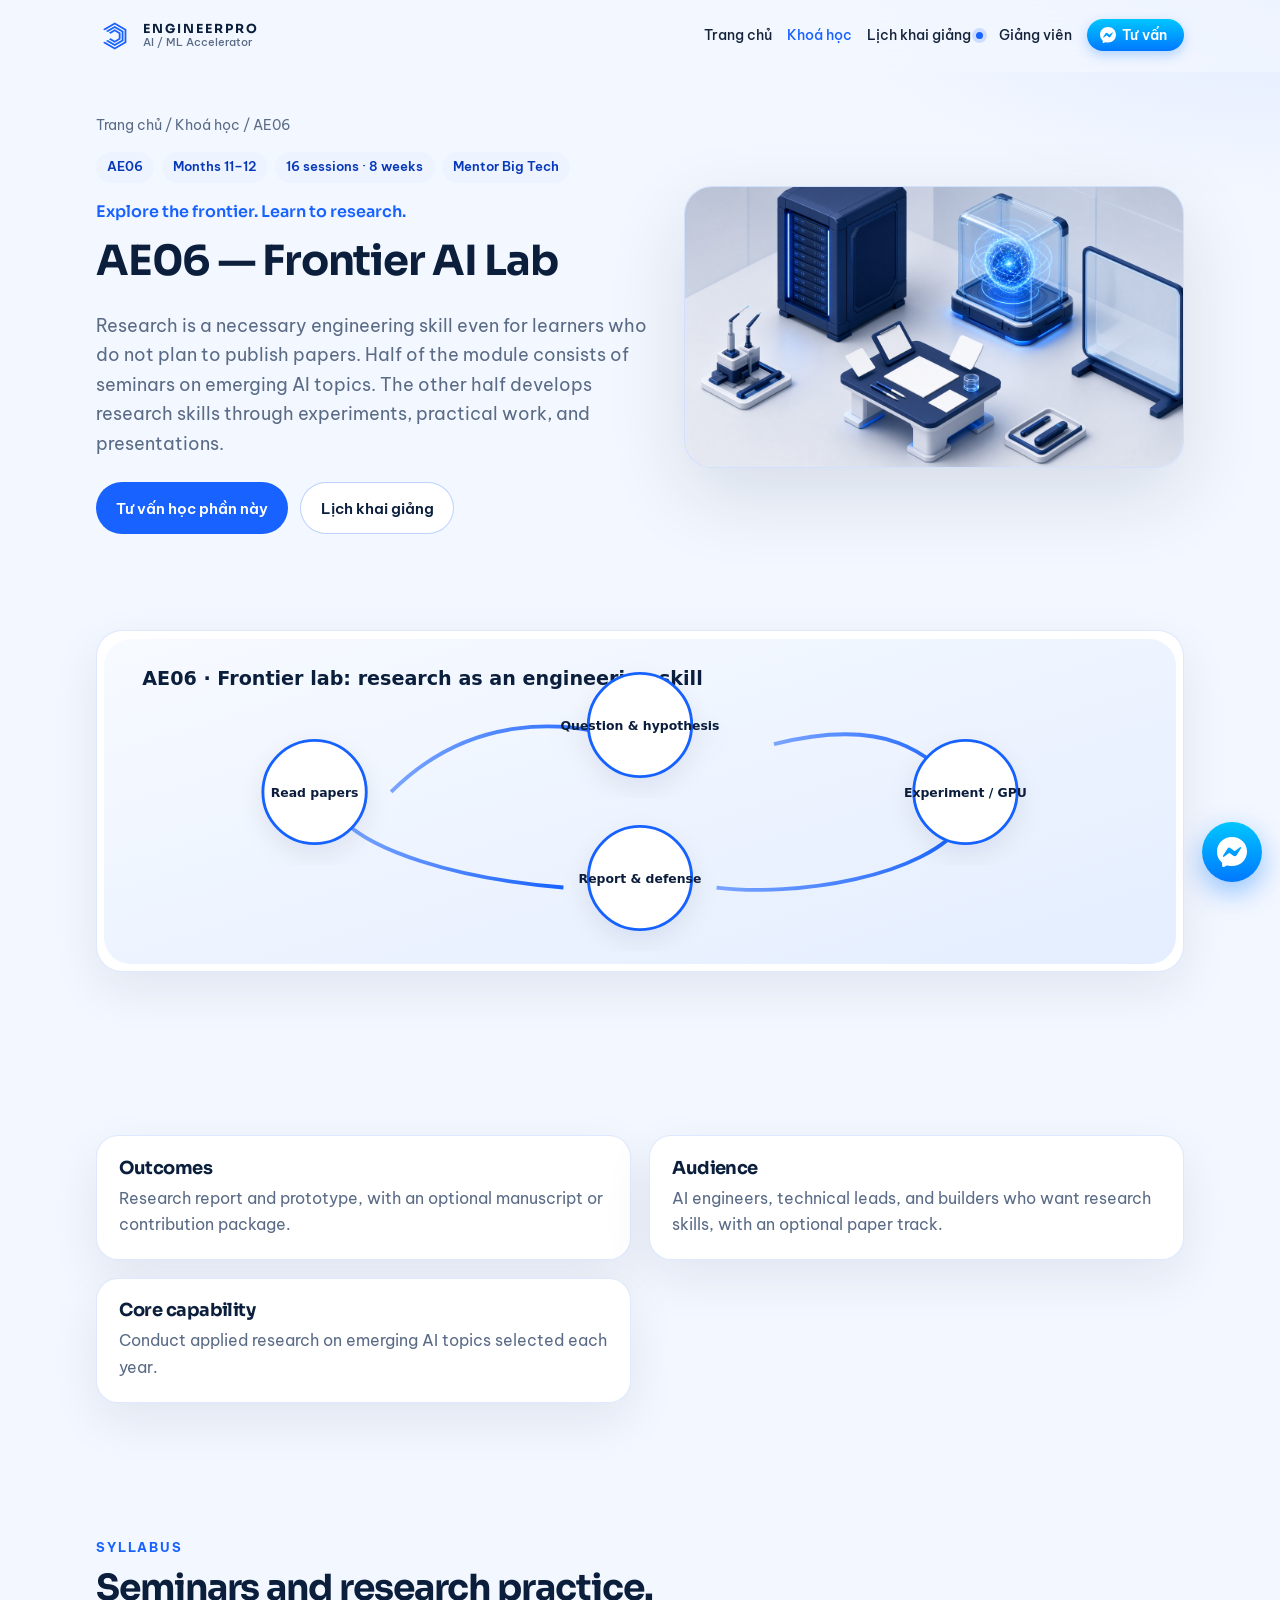
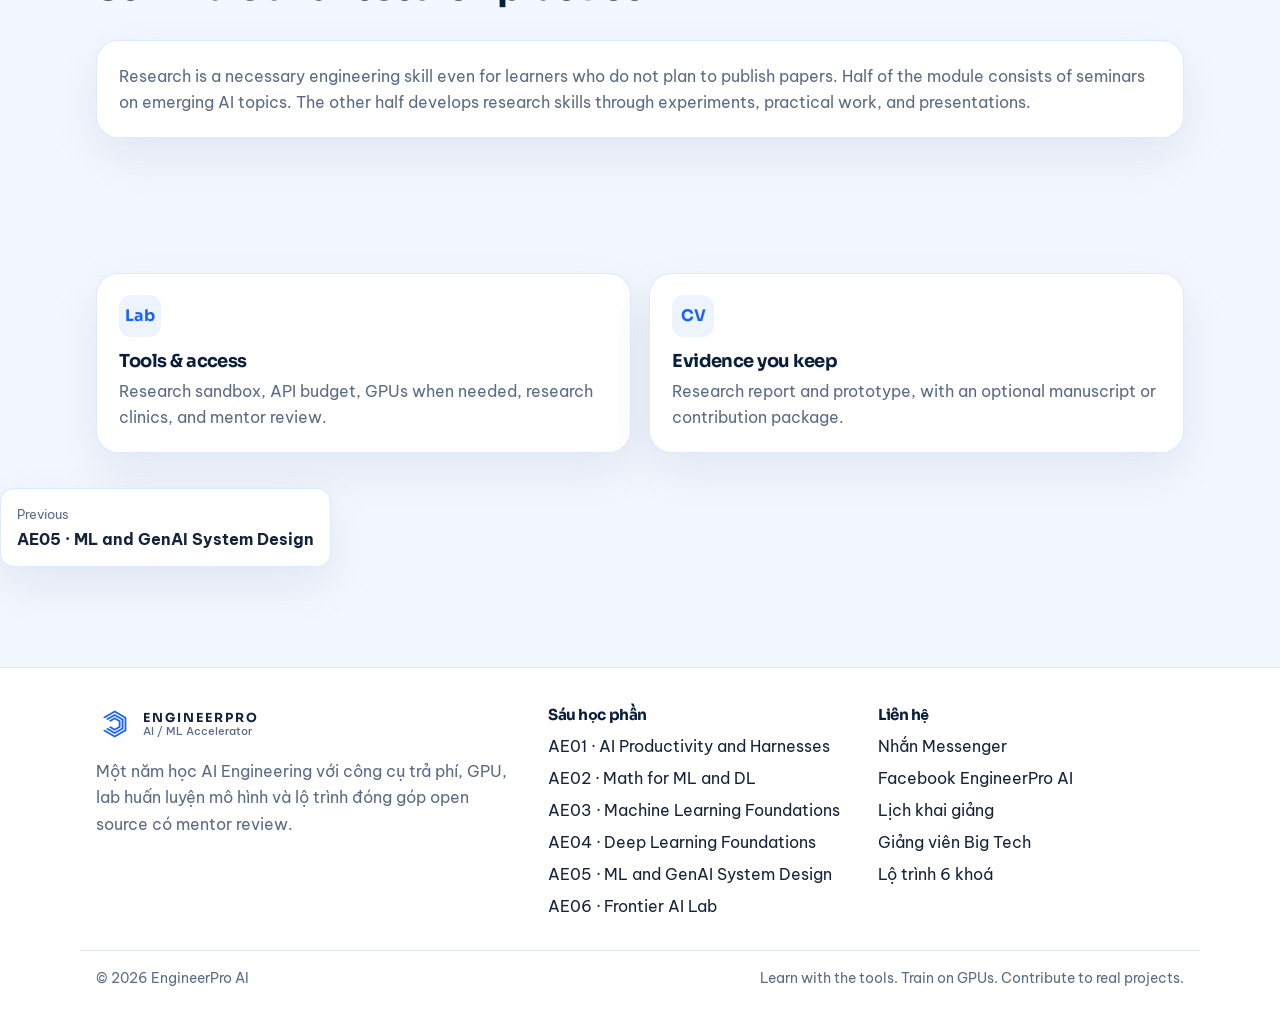
<file: docs/khoa-hoc/ae06/index.html>
<!doctype html>
<html lang="vi">
<head>
  <meta charset="utf-8">
  <!-- Google tag (gtag.js) -->
<script async src="https://www.googletagmanager.com/gtag/js?id=G-5TH79627Q6"></script>
<script>
  window.dataLayer = window.dataLayer || [];
  function gtag(){dataLayer.push(arguments);}
  gtag('js', new Date());
  gtag('config', 'G-5TH79627Q6');
</script>
  <meta name="viewport" content="width=device-width, initial-scale=1">
  <title>AE06 — Frontier AI Lab | EngineerPro AI</title>
  <meta name="description" content="Explore the frontier. Learn to research. Research is a necessary engineering skill even for learners who do not plan to publish papers. Half of the module consists of seminars on em">
  <link rel="canonical" href="https://engineerpro-team.github.io/engineerproai/khoa-hoc/ae06/">
  <link rel="icon" type="image/png" sizes="32x32" href="../../assets/img/favicon-32.png">
  <link rel="icon" type="image/png" href="../../assets/img/favicon.png">
  <link rel="apple-touch-icon" href="../../assets/img/apple-touch-icon.png">
  <meta property="og:type" content="website">
  <meta property="og:site_name" content="EngineerPro AI">
  <meta property="og:locale" content="vi_VN">
  <meta property="og:title" content="AE06 — Frontier AI Lab | EngineerPro AI">
  <meta property="og:description" content="Explore the frontier. Learn to research. Research is a necessary engineering skill even for learners who do not plan to publish papers. Half of the module consists of seminars on em">
  <meta property="og:url" content="https://engineerpro-team.github.io/engineerproai/khoa-hoc/ae06/">
  <meta property="og:image" content="https://engineerpro-team.github.io/engineerproai/assets/img/og-share.png">
  <meta property="og:image:width" content="1200">
  <meta property="og:image:height" content="630">
  <meta name="twitter:card" content="summary_large_image">
  <meta name="twitter:title" content="AE06 — Frontier AI Lab | EngineerPro AI">
  <meta name="twitter:description" content="Explore the frontier. Learn to research. Research is a necessary engineering skill even for learners who do not plan to publish papers. Half of the module consists of seminars on em">
  <meta name="twitter:image" content="https://engineerpro-team.github.io/engineerproai/assets/img/og-share.png">
  <link rel="preconnect" href="https://fonts.googleapis.com">
  <link rel="preconnect" href="https://fonts.gstatic.com" crossorigin>
  <link href="https://fonts.googleapis.com/css2?family=Be+Vietnam+Pro:wght@400;500;600;700;800&family=Sora:wght@600;700;800&display=swap" rel="stylesheet">
  <link rel="stylesheet" href="../../assets/css/style.css">
  
</head>
<body>
  <a class="skip-link" href="#main">Bỏ qua điều hướng</a>
  <header class="header" data-header>
  <div class="header-inner">
    <a class="brand" href="../../index.html">
      <img src="../../assets/img/logo-mark.svg" alt="">
      <span><b>ENGINEERPRO</b><small>AI / ML Accelerator</small></span>
    </a>
    <button class="nav-toggle" type="button" data-nav-toggle aria-expanded="false" aria-controls="site-nav" aria-label="Mở menu">
      <span></span>
    </button>
    <nav class="nav" id="site-nav" data-nav-panel>
      <a href="../../index.html">Trang chủ</a>
      <a href="../../khoa-hoc/" class="is-active">Khoá học</a>
      <a href="../../lich-khai-giang/" class="nav-hot">Lịch khai giảng</a>
      <a href="../../giang-vien/">Giảng viên</a>
      <a class="btn btn-msg" href="https://m.me/EngineerProAI" target="_blank" rel="noopener"><svg viewBox="0 0 24 24" aria-hidden="true"><path fill="currentColor" d="M.001 11.639C.001 4.949 5.241 0 12.001 0 18.762 0 24 4.95 24 11.639c0 6.689-5.238 11.638-11.999 11.638-1.21 0-2.38-.16-3.47-.46a.96.96 0 00-.64.05l-2.39 1.05a.96.96 0 01-1.35-.85l-.07-2.14a.97.97 0 00-.32-.68A11.39 11.39 0 010 11.639zm8.32-2.19l-3.52 5.6c-.35.53.32 1.139.82.75l3.79-2.87a.724.724 0 01.87 0l2.8 2.1c.84.63 2.04.41 2.6-.48l3.52-5.6c.35-.53-.32-1.13-.82-.75l-3.79 2.87a.724.724 0 01-.87 0l-2.8-2.1a1.8 1.8 0 00-2.6.48z"/></svg> Tư vấn</a>
    </nav>
  </div>
</header>
  <main id="main">
<section class="page-hero">
  <div class="wrap course-hero-grid">
    <div>
      <p class="crumbs"><a href="../../index.html">Trang chủ</a> / <a href="../">Khoá học</a> / AE06</p>
      <div class="chips"><span class="chip">AE06</span><span class="chip">Months 11–12</span><span class="chip">16 sessions · 8 weeks</span><span class="chip">Mentor Big Tech</span></div>
      <p class="tagline-en" style="margin-top:1rem">Explore the frontier. Learn to research.</p>
      <h1>AE06 — Frontier AI Lab</h1>
      <p class="lede">Research is a necessary engineering skill even for learners who do not plan to publish papers. Half of the module consists of seminars on emerging AI topics. The other half develops research skills through experiments, practical work, and presentations.</p>
      <div class="hero-actions">
        <a class="btn btn-primary" href="https://m.me/EngineerProAI" target="_blank" rel="noopener">Tư vấn học phần này</a>
        <a class="btn btn-ghost" href="../../lich-khai-giang/">Lịch khai giảng</a>
      </div>
    </div>
    <figure class="course-cover reveal"><img src="../../assets/img/courses/ae06-cover.png" alt="AE06 — Frontier AI Lab" width="1280" height="720"></figure>
  </div>
</section>
<section>
  <div class="wrap">
    <figure class="diagram reveal"><img src="../../assets/img/diagrams/ae06-research.svg" alt="AE06 applied research loop"></figure>
  </div>
</section>
<section>
  <div class="wrap split">
    <article class="card"><h3>Outcomes</h3><p>Research report and prototype, with an optional manuscript or contribution package.</p></article>
    <article class="card"><h3>Audience</h3><p>AI engineers, technical leads, and builders who want research skills, with an optional paper track.</p></article>
    <article class="card"><h3>Core capability</h3><p>Conduct applied research on emerging AI topics selected each year.</p></article>
  </div>
</section>
<section>
  <div class="wrap">
    <div class="section-head"><div class="kicker">Syllabus</div><h2>Seminars and research practice.</h2></div>
    
    <article class="card"><p>Research is a necessary engineering skill even for learners who do not plan to publish papers. Half of the module consists of seminars on emerging AI topics. The other half develops research skills through experiments, practical work, and presentations.</p></article>
  </div>
</section>
<section>
  <div class="wrap split">
    <article class="card"><div class="icon-pill">Lab</div><h3>Tools &amp; access</h3><p>Research sandbox, API budget, GPUs when needed, research clinics, and mentor review.</p></article>
    <article class="card"><div class="icon-pill">CV</div><h3>Evidence you keep</h3><p>Research report and prototype, with an optional manuscript or contribution package.</p></article>
  </div>
  <div class="pager"><a href="../ae05/"><small>Previous</small><strong>AE05 · ML and GenAI System Design</strong></a></div>
</section>
</main>
  <footer class="footer">
  <div class="wrap footer-grid">
    <div>
      <a class="brand" href="../../index.html">
        <img src="../../assets/img/logo-mark.svg" alt="">
        <span><b>ENGINEERPRO</b><small>AI / ML Accelerator</small></span>
      </a>
      <p style="margin-top:1rem">Một năm học AI Engineering với công cụ trả phí, GPU, lab huấn luyện mô hình và lộ trình đóng góp open source có mentor review.</p>
    </div>
    <div>
      <h3>Sáu học phần</h3>
      <ul><li><a href="../../khoa-hoc/ae01/">AE01 · AI Productivity and Harnesses</a></li><li><a href="../../khoa-hoc/ae02/">AE02 · Math for ML and DL</a></li><li><a href="../../khoa-hoc/ae03/">AE03 · Machine Learning Foundations</a></li><li><a href="../../khoa-hoc/ae04/">AE04 · Deep Learning Foundations</a></li><li><a href="../../khoa-hoc/ae05/">AE05 · ML and GenAI System Design</a></li><li><a href="../../khoa-hoc/ae06/">AE06 · Frontier AI Lab</a></li></ul>
    </div>
    <div>
      <h3>Liên hệ</h3>
      <ul>
        <li><a href="https://m.me/EngineerProAI" target="_blank" rel="noopener">Nhắn Messenger</a></li>
        <li><a href="https://www.facebook.com/EngineerProAI" target="_blank" rel="noopener">Facebook EngineerPro AI</a></li>
        <li><a href="../../lich-khai-giang/">Lịch khai giảng</a></li>
        <li><a href="../../giang-vien/">Giảng viên Big Tech</a></li>
        <li><a href="../../khoa-hoc/">Lộ trình 6 khoá</a></li>
      </ul>
    </div>
  </div>
  <div class="wrap legal">
    <span>© <span data-year></span> EngineerPro AI</span>
    <span>Learn with the tools. Train on GPUs. Contribute to real projects.</span>
  </div>
</footer>
  <a class="msg-fab" href="https://m.me/EngineerProAI" target="_blank" rel="noopener" aria-label="Nhắn tin tư vấn qua Messenger">
  <svg viewBox="0 0 24 24" aria-hidden="true"><path fill="currentColor" d="M.001 11.639C.001 4.949 5.241 0 12.001 0 18.762 0 24 4.95 24 11.639c0 6.689-5.238 11.638-11.999 11.638-1.21 0-2.38-.16-3.47-.46a.96.96 0 00-.64.05l-2.39 1.05a.96.96 0 01-1.35-.85l-.07-2.14a.97.97 0 00-.32-.68A11.39 11.39 0 010 11.639zm8.32-2.19l-3.52 5.6c-.35.53.32 1.139.82.75l3.79-2.87a.724.724 0 01.87 0l2.8 2.1c.84.63 2.04.41 2.6-.48l3.52-5.6c.35-.53-.32-1.13-.82-.75l-3.79 2.87a.724.724 0 01-.87 0l-2.8-2.1a1.8 1.8 0 00-2.6.48z"/></svg>
</a>
  <script src="../../assets/js/main.js"></script>
</body>
</html>
</file>
<file: docs/assets/css/style.css>
/* EngineerPro AI — GitHub Pages static site */

:root {
  --blue: #1862ff;
  --blue-600: #0b4ae6;
  --blue-700: #0839b8;
  --blue-50: #eef4ff;
  --blue-100: #d9e6ff;
  --navy: #0b1f3d;
  --ink: #14233a;
  --muted: #5a6b86;
  --ice: #f3f7ff;
  --paper: #ffffff;
  --line: rgba(24, 98, 255, 0.14);
  --line-strong: rgba(24, 98, 255, 0.28);
  --shadow: 0 18px 50px rgba(11, 31, 61, 0.08);
  --shadow-lg: 0 28px 80px rgba(11, 31, 61, 0.12);
  --radius: 22px;
  --radius-sm: 14px;
  --max: 1120px;
  --header: 72px;
  --font: "Be Vietnam Pro", system-ui, sans-serif;
  --display: "Sora", "Be Vietnam Pro", system-ui, sans-serif;
}

*,
*::before,
*::after { box-sizing: border-box; }

html { scroll-behavior: smooth; }

body {
  margin: 0;
  font-family: var(--font);
  color: var(--ink);
  background:
    radial-gradient(1200px 500px at 10% -10%, rgba(24, 98, 255, 0.12), transparent 55%),
    radial-gradient(900px 400px at 100% 0%, rgba(24, 98, 255, 0.08), transparent 50%),
    var(--ice);
  line-height: 1.65;
  min-height: 100vh;
  overflow-x: hidden;
}

body.nav-open { overflow: hidden; }

img { max-width: 100%; display: block; }

a { color: var(--blue-600); text-decoration: none; }
a:hover { text-decoration: underline; }
:focus-visible {
  outline: 3px solid var(--blue);
  outline-offset: 3px;
}

h1, h2, h3, h4 {
  font-family: var(--display);
  color: var(--navy);
  line-height: 1.15;
  letter-spacing: -0.03em;
  margin: 0 0 0.6em;
}

p { margin: 0 0 1em; }

.skip-link {
  position: absolute;
  left: -9999px;
  top: 0;
  background: var(--navy);
  color: #fff;
  padding: 0.7rem 1.1rem;
  z-index: 10000;
  border-radius: 0 0 10px 0;
  font-weight: 600;
}
.skip-link:focus { left: 0; }

.sr-only {
  position: absolute;
  width: 1px;
  height: 1px;
  padding: 0;
  margin: -1px;
  overflow: hidden;
  clip: rect(0, 0, 0, 0);
  white-space: nowrap;
  border: 0;
}

.wrap {
  width: 100%;
  max-width: var(--max);
  margin-inline: auto;
  padding-inline: 1rem;
  box-sizing: border-box;
}
.lede, .tagline, h1 { max-width: 100%; overflow-wrap: break-word; }

.header {
  position: sticky;
  top: 0;
  z-index: 50;
  min-height: var(--header);
  height: auto;
  display: flex;
  align-items: center;
  background: rgba(243, 247, 255, 0.72);
  backdrop-filter: blur(16px);
  -webkit-backdrop-filter: blur(16px);
  border-bottom: 1px solid transparent;
  transition: border-color 0.2s, background 0.2s, box-shadow 0.2s;
}
.header.is-scrolled {
  border-bottom-color: var(--line);
  background: rgba(255, 255, 255, 0.86);
  box-shadow: 0 8px 24px rgba(11, 31, 61, 0.05);
}

.header-inner {
  display: flex;
  align-items: center;
  justify-content: space-between;
  gap: 1rem;
  width: 100%;
  max-width: var(--max);
  margin-inline: auto;
  padding-inline: 1rem;
  box-sizing: border-box;
}

.brand {
  display: flex;
  align-items: center;
  gap: 0.7rem;
  text-decoration: none;
  color: var(--navy);
  font-family: var(--display);
  font-weight: 700;
  letter-spacing: 0.08em;
  font-size: 0.82rem;
}
.brand:hover { text-decoration: none; color: var(--blue); }
.brand img { width: 36px; height: 36px; }
.brand span { display: flex; flex-direction: column; line-height: 1.15; }
.brand b { letter-spacing: 0.16em; font-size: 0.78rem; }
.brand small {
  font-family: var(--font);
  font-weight: 500;
  letter-spacing: 0;
  color: var(--muted);
  font-size: 0.68rem;
  text-transform: none;
}

.nav {
  display: none;
  align-items: center;
  gap: 0.2rem 0.95rem;
}
.nav.is-open {
  display: flex;
  position: fixed;
  inset: var(--header) 0 0 0;
  background: rgba(255, 255, 255, 0.97);
  flex-direction: column;
  align-items: stretch;
  padding: 1.2rem;
  gap: 0.2rem;
  z-index: 40;
}
.nav a:not(.btn) {
  color: var(--ink);
  font-weight: 500;
  font-size: 1.05rem;
  text-decoration: none;
  padding: 0.85rem 0.4rem;
  border-bottom: 1px solid var(--line);
}
.nav a:not(.btn):hover,
.nav a:not(.btn).is-active { color: var(--blue); }
.nav .btn { margin-top: 0.8rem; width: 100%; }

.nav-toggle {
  display: inline-flex !important;
  align-items: center;
  justify-content: center;
  width: 42px;
  height: 42px;
  border: 1.5px solid var(--blue);
  background: #fff;
  border-radius: 12px;
  cursor: pointer;
  margin-left: auto;
  flex-shrink: 0;
}

@media (min-width: 901px) {
  .nav-toggle { display: none !important; }
  .nav {
    display: flex;
    position: static;
    inset: auto;
    background: transparent;
    flex-direction: row;
    align-items: center;
    padding: 0;
    gap: 0.2rem 0.95rem;
  }
  .nav.is-open { display: flex; }
  .nav a:not(.btn) {
    padding: 0.35rem 0;
    font-size: 0.9rem;
    border-bottom: 0;
  }
  .nav .btn { margin-top: 0; width: auto; }
}
.nav-toggle span,
.nav-toggle span::before,
.nav-toggle span::after {
  display: block;
  width: 18px;
  height: 2px;
  background: var(--navy);
  position: relative;
  margin: 0 auto;
  border-radius: 2px;
}
.nav-toggle span::before,
.nav-toggle span::after {
  content: "";
  position: absolute;
  left: 0;
}
.nav-toggle span::before { top: -6px; }
.nav-toggle span::after { top: 6px; }

.btn {
  display: inline-flex;
  align-items: center;
  justify-content: center;
  gap: 0.45rem;
  padding: 0.78rem 1.2rem;
  border-radius: 999px;
  font-weight: 600;
  font-size: 0.95rem;
  border: 1px solid transparent;
  text-decoration: none;
  cursor: pointer;
  transition: transform 0.15s, box-shadow 0.15s, background 0.15s;
  white-space: nowrap;
}
.btn:hover { text-decoration: none; transform: translateY(-1px); }
.btn-primary {
  background: var(--blue);
  color: #fff;
  box-shadow: none;
}
.btn-primary:hover { background: var(--blue-600); color: #fff; }
.btn-msg {
  background: linear-gradient(180deg, #00c6ff 0%, #0078ff 100%);
  color: #fff;
  box-shadow: 0 4px 12px rgba(0, 120, 255, 0.28);
  padding: 0.5rem 1.05rem 0.5rem 0.8rem;
  font-size: 0.875rem;
  font-weight: 600;
  letter-spacing: 0.01em;
  gap: 0.42rem;
  line-height: 1;
  border: 0;
}
.btn-msg svg {
  width: 16px;
  height: 16px;
  display: block;
  flex: 0 0 auto;
}
.btn-msg:hover {
  color: #fff;
  filter: brightness(1.06);
  transform: translateY(-1px);
  box-shadow: 0 6px 16px rgba(0, 120, 255, 0.34);
}
.nav .btn-msg { color: #fff; }
.btn-ghost {
  background: #fff;
  color: var(--navy);
  border-color: var(--line-strong);
}
.btn-ghost:hover { color: var(--blue); }
.btn-lg { padding: 0.95rem 1.45rem; }

.hero {
  padding: 3.2rem 0 2.2rem;
  position: relative;
  overflow: visible;
}
.hero-grid > * { min-width: 0; }
.hero-grid {
  display: grid;
  grid-template-columns: 1.15fr 0.85fr;
  gap: 2.5rem;
  align-items: center;
}
.eyebrow {
  display: inline-flex;
  align-items: center;
  flex-wrap: wrap;
  max-width: 100%;
  white-space: normal;
  gap: 0.5rem;
  font-size: 0.78rem;
  font-weight: 600;
  letter-spacing: 0.08em;
  text-transform: uppercase;
  color: var(--blue);
  background: #fff;
  border: 1px solid var(--line);
  padding: 0.35rem 0.75rem;
  border-radius: 999px;
  margin-bottom: 1.1rem;
  line-height: 1.35;
}
.hero h1 {
  font-size: clamp(2.1rem, 4.4vw, 3.55rem);
  margin-bottom: 0.7rem;
}
.lede {
  font-size: 1.12rem;
  color: var(--muted);
  max-width: 38rem;
}
.hero-actions {
  display: flex;
  flex-wrap: wrap;
  gap: 0.75rem;
  margin: 1.5rem 0 0.4rem;
}
.tagline {
  font-family: var(--display);
  font-weight: 600;
  color: var(--navy);
  margin-top: 1rem;
  font-size: 1rem;
}

.hero-visual {
  position: relative;
  display: grid;
  place-items: center;
  min-height: 380px;
  overflow: hidden;
}
.hero-visual::before {
  content: "";
  position: absolute;
  inset: 8%;
  border-radius: 40px;
  background: linear-gradient(160deg, rgba(24, 98, 255, 0.14), rgba(24, 98, 255, 0.02));
  transform: rotate(12deg);
}
.hero-visual img {
  width: min(340px, 100%);
  position: relative;
  filter: drop-shadow(0 24px 40px rgba(24, 98, 255, 0.18));
  animation: floaty 6s ease-in-out infinite;
}
@keyframes floaty {
  0%, 100% { transform: translateY(0); }
  50% { transform: translateY(-10px); }
}

.stats {
  display: grid;
  grid-template-columns: repeat(4, 1fr);
  gap: 0.8rem;
  margin-top: 2.4rem;
}
.stat {
  background: #fff;
  border: 1px solid var(--line);
  border-radius: var(--radius-sm);
  padding: 1rem 1.1rem;
  box-shadow: var(--shadow);
}
.stat b {
  display: block;
  font-family: var(--display);
  font-size: 1.55rem;
  color: var(--blue);
  letter-spacing: -0.03em;
}
.stat span { color: var(--muted); font-size: 0.88rem; }

section { padding: 4.2rem 0; }
.section-head {
  max-width: 40rem;
  margin-bottom: 2rem;
}
.section-head h2 { font-size: clamp(1.7rem, 3vw, 2.25rem); }
.kicker {
  color: var(--blue);
  font-weight: 700;
  font-size: 0.82rem;
  letter-spacing: 0.14em;
  text-transform: uppercase;
  margin-bottom: 0.5rem;
}

.grid-3, .grid-2, .grid-4 {
  display: grid;
  gap: 1.1rem;
}
.grid-3 { grid-template-columns: repeat(3, 1fr); }
.grid-2 { grid-template-columns: repeat(2, 1fr); }
.grid-4 { grid-template-columns: repeat(4, 1fr); }

.card {
  background: #fff;
  border: 1px solid var(--line);
  border-radius: var(--radius);
  padding: 1.35rem 1.4rem;
  box-shadow: var(--shadow);
}
.card h3 { font-size: 1.12rem; margin-bottom: 0.4rem; }
.card p:last-child { margin-bottom: 0; }
.card p { color: var(--muted); }
.card p + p { margin-top: 0.75rem; }

.icon-pill {
  width: 42px;
  height: 42px;
  border-radius: 12px;
  display: grid;
  place-items: center;
  background: var(--blue-50);
  color: var(--blue);
  margin-bottom: 0.85rem;
  font-family: var(--display);
  font-weight: 700;
}

.path {
  display: grid;
  grid-template-columns: 1fr 1fr;
  gap: 1.15rem;
}
.course-card {
  display: flex;
  flex-direction: column;
  align-items: stretch;
  gap: 0;
  background: #fff;
  border: 1px solid var(--line);
  border-radius: var(--radius);
  padding: 0;
  overflow: hidden;
  text-decoration: none;
  color: inherit;
  box-shadow: var(--shadow);
  transition: transform 0.15s, border-color 0.15s, box-shadow 0.15s;
}
.course-card:hover {
  text-decoration: none;
  transform: translateY(-4px);
  border-color: var(--blue);
  box-shadow: var(--shadow-lg);
}
.course-card:hover .course-thumb img {
  transform: scale(1.04);
}
.course-thumb {
  position: relative;
  aspect-ratio: 16 / 9;
  background: var(--blue-50);
  overflow: hidden;
}
.course-thumb img {
  width: 100%;
  height: 100%;
  object-fit: cover;
  display: block;
  transition: transform 0.35s ease;
}
.course-card-body {
  padding: 1rem 1.2rem 1.2rem;
}
.hex {
  width: 52px;
  height: 58px;
  display: grid;
  place-items: center;
  background: var(--blue);
  color: #fff;
  clip-path: polygon(50% 0%, 100% 25%, 100% 75%, 50% 100%, 0% 75%, 0% 25%);
  font-family: var(--display);
  font-weight: 700;
  font-size: 0.7rem;
  letter-spacing: 0.04em;
  position: absolute;
  left: 12px;
  bottom: 12px;
  box-shadow: 0 8px 18px rgba(11, 31, 61, 0.22);
}
.course-card h3 { margin: 0 0 0.2rem; font-size: 1.08rem; }
.course-card p { margin: 0; color: var(--muted); font-size: 0.95rem; }
.course-card .meta {
  color: var(--blue);
  font-weight: 600;
  font-size: 0.82rem;
  margin-bottom: 0.2rem;
}
.course-card .go { display: none; }

.table-wrap {
  overflow-x: auto;
  border: 1px solid var(--line);
  border-radius: var(--radius);
  background: #fff;
  box-shadow: var(--shadow);
}
table {
  width: 100%;
  border-collapse: collapse;
  font-size: 0.92rem;
}
th, td {
  text-align: left;
  padding: 0.85rem 1rem;
  border-bottom: 1px solid var(--line);
  vertical-align: top;
}
th {
  background: var(--blue-50);
  color: var(--navy);
  font-weight: 700;
  white-space: nowrap;
}
tr:last-child td { border-bottom: 0; }

.chips {
  display: flex;
  flex-wrap: wrap;
  gap: 0.45rem;
  margin: 0.8rem 0 0;
}
.chip {
  background: var(--blue-50);
  color: var(--blue-700);
  border-radius: 999px;
  padding: 0.28rem 0.7rem;
  font-size: 0.82rem;
  font-weight: 600;
}

.page-hero { padding: 2.6rem 0 1.4rem; }
.course-hero-grid {
  display: grid;
  grid-template-columns: minmax(0, 1.05fr) minmax(0, 0.95fr);
  gap: 2.2rem;
  align-items: center;
}
.course-cover {
  margin: 0;
  border-radius: calc(var(--radius) + 6px);
  overflow: hidden;
  background: var(--blue-50);
  border: 1px solid var(--line);
  box-shadow: var(--shadow-lg);
}
.course-cover img {
  width: 100%;
  height: auto;
  display: block;
  aspect-ratio: 16 / 9;
  object-fit: cover;
}
.crumbs {
  font-size: 0.85rem;
  color: var(--muted);
  margin-bottom: 1rem;
}
.crumbs a { color: var(--muted); }
.page-hero h1 { font-size: clamp(1.8rem, 3.4vw, 2.6rem); }
.tagline-en {
  font-family: var(--display);
  color: var(--blue);
  font-weight: 600;
  margin-bottom: 0.8rem;
}

.split {
  display: grid;
  grid-template-columns: 1fr 1fr;
  gap: 1.1rem;
}

.callout {
  background: linear-gradient(135deg, #1862ff, #3b82f6);
  color: #fff;
  border-radius: calc(var(--radius) + 4px);
  padding: 2rem;
  box-shadow: var(--shadow-lg);
}
.callout h2, .callout h3 { color: #fff; }
.callout p { color: rgba(255, 255, 255, 0.9); }
.callout .btn-ghost {
  background: #fff;
  color: var(--blue-700);
  border-color: transparent;
}
.callout .hero-actions { margin-top: 0.4rem; }
.callout .btn-primary {
  background: #fff;
  color: var(--blue-700);
  box-shadow: none;
}

.instructors .avatar {
  width: 112px;
  height: 112px;
  border-radius: 28px;
  overflow: hidden;
  background: linear-gradient(160deg, var(--blue-100), #fff);
  border: 1px solid var(--line);
  margin-bottom: 0.9rem;
  padding: 0;
}
.instructors .avatar.is-blank {
  background: #fff;
}
.instructors .avatar img {
  width: 100%;
  height: 100%;
  object-fit: cover;
}
.person {
  display: flex;
  flex-direction: column;
  height: 100%;
}
.person .soon,
.person .person-tags,
.person .company-tag {
  align-self: flex-start;
}
.person-tags {
  display: flex;
  flex-wrap: wrap;
  gap: 0.4rem;
  margin: 0.15rem 0 0.55rem;
}
.person h3 { margin: 0.45rem 0 0.15rem; }
.person-role {
  font-weight: 600;
  color: var(--navy) !important;
  margin-bottom: 0.35rem !important;
}
.person .btn { margin-top: auto; align-self: flex-start; }
.soon {
  display: inline-block;
  background: var(--blue-50);
  color: var(--blue-700);
  font-size: 0.75rem;
  font-weight: 700;
  letter-spacing: 0.08em;
  text-transform: uppercase;
  padding: 0.2rem 0.55rem;
  border-radius: 999px;
}

.pager {
  display: flex;
  justify-content: space-between;
  gap: 1rem;
  flex-wrap: wrap;
  margin-top: 2.2rem;
}
.pager a {
  background: #fff;
  border: 1px solid var(--line);
  border-radius: var(--radius-sm);
  padding: 0.9rem 1rem;
  min-width: min(100%, 240px);
  color: inherit;
  text-decoration: none;
  box-shadow: var(--shadow);
}
.pager a:hover { border-color: var(--blue); }
.pager small { color: var(--muted); display: block; }

.footer {
  margin-top: 2rem;
  padding: 2.4rem 0 1.6rem;
  border-top: 1px solid var(--line);
  background: #fff;
}
.footer-grid {
  display: grid;
  grid-template-columns: 1.4fr 1fr 1fr;
  gap: 1.5rem;
}
.footer h3 { font-size: 0.95rem; }
.footer a { color: var(--ink); }
.footer p, .footer li { color: var(--muted); }
.footer ul { list-style: none; margin: 0; padding: 0; }
.footer li { margin: 0.35rem 0; }
.legal {
  margin-top: 1.6rem;
  padding-top: 1rem;
  border-top: 1px solid var(--line);
  color: var(--muted);
  font-size: 0.85rem;
  display: flex;
  justify-content: space-between;
  gap: 1rem;
  flex-wrap: wrap;
}

.reveal {
  opacity: 0;
  transform: translateY(16px);
  transition: opacity 0.6s ease, transform 0.6s ease;
}
.reveal.is-visible { opacity: 1; transform: none; }

@media (prefers-reduced-motion: reduce) {
  html { scroll-behavior: auto; }
  .hero-visual img { animation: none; }
  .reveal { opacity: 1; transform: none; }
  .course-card:hover { transform: none; }
  .course-card:hover .course-thumb img { transform: none; }
}

@media (max-width: 900px) {
  .hero-grid,
  .grid-3,
  .grid-4,
  .split,
  .footer-grid,
  .stats { grid-template-columns: 1fr 1fr; }
  .course-hero-grid { grid-template-columns: 1fr; gap: 1.4rem; }
  .course-cover { order: -1; }
}

@media (max-width: 640px) {
  .hero { padding-top: 1.6rem; }
  .hero-grid,
  .grid-2,
  .grid-3,
  .grid-4,
  .stats,
  .footer-grid { grid-template-columns: 1fr; }
  .hero-visual { min-height: 240px; overflow: hidden; }
  .hero h1 { font-size: 1.75rem; }
  .split { grid-template-columns: 1fr; }
  .hero-actions { flex-direction: column; align-items: stretch; }
  .hero-actions .btn { width: 100%; white-space: normal; }
  .nav-toggle { flex-shrink: 0; }
  section { padding: 3rem 0; }
  .logo-strip ul { gap: 0.7rem 1.1rem; }
  .logo-strip p { letter-spacing: 0.06em; }
  .sched-grid { grid-template-columns: 1fr; }
  .path { grid-template-columns: 1fr; }
}

.nav-hot {
  position: relative;
}
.nav-hot::after {
  content: "";
  display: inline-block;
  width: 7px;
  height: 7px;
  margin-left: 0.35rem;
  border-radius: 50%;
  background: var(--blue);
  box-shadow: 0 0 0 4px rgba(24, 98, 255, 0.16);
  transform: translateY(-1px);
}

.logo-strip {
  margin-top: 2.2rem;
  padding: 1.15rem 1.3rem;
  background: #fff;
  border: 1px solid var(--line);
  border-radius: var(--radius);
  box-shadow: var(--shadow);
}
.logo-strip p {
  margin: 0 0 0.85rem;
  font-size: 0.8rem;
  font-weight: 700;
  letter-spacing: 0.12em;
  text-transform: uppercase;
  color: var(--blue);
}
.logo-strip ul {
  list-style: none;
  display: flex;
  flex-wrap: wrap;
  align-items: center;
  gap: 0.85rem 1.6rem;
  margin: 0;
  padding: 0;
}
.logo-strip li {
  display: flex;
  align-items: center;
  gap: 0.45rem;
  color: var(--navy);
  font-family: var(--display);
  font-weight: 700;
  font-size: 0.92rem;
}
.logo-strip img {
  width: 22px;
  height: 22px;
  object-fit: contain;
  color: var(--navy);
}

.diagram {
  margin: 0 0 1.8rem;
  background: #fff;
  border: 1px solid var(--line);
  border-radius: calc(var(--radius) + 4px);
  padding: 0.45rem;
  box-shadow: var(--shadow);
  overflow: hidden;
}
.diagram img {
  width: 100%;
  height: auto;
  display: block;
}

.sched-grid {
  display: grid;
  grid-template-columns: repeat(3, 1fr);
  gap: 1.1rem;
}
.sched-card {
  background: #fff;
  border: 1px solid var(--line);
  border-radius: var(--radius);
  padding: 0;
  overflow: hidden;
  box-shadow: var(--shadow);
  display: flex;
  flex-direction: column;
  gap: 0;
}
.sched-card .when {
  font-family: var(--display);
  font-weight: 700;
  color: var(--blue);
  font-size: 0.88rem;
}
.sched-cover {
  width: 100%;
  aspect-ratio: 16 / 9;
  object-fit: cover;
  display: block;
  background: var(--blue-50);
}
.sched-copy {
  display: flex;
  flex-direction: column;
  gap: 0.45rem;
  padding: 1.15rem 1.3rem 0.35rem;
}
.sched-main {
  text-decoration: none;
  color: inherit;
  display: flex;
  flex-direction: column;
  gap: 0;
  flex: 1;
  min-width: 0;
}
.sched-main:hover { text-decoration: none; color: inherit; }
.sched-card:hover { border-color: var(--blue); }
.sched-card h3 { margin: 0; font-size: 1.05rem; }
.sched-go {
  color: var(--blue) !important;
  font-weight: 700;
  font-size: 0.9rem;
}
.sched-card .soon { align-self: flex-start; }
.sched-card p { margin: 0; }
.sched-card.is-open {
  border-color: var(--line-strong);
  box-shadow: var(--shadow-lg);
}
.sched-card .slots {
  list-style: none;
  margin: 0;
  padding: 0;
  color: var(--ink);
  font-size: 0.92rem;
}
.sched-card .slots li { padding: 0.12rem 0; }
.sched-card .open {
  margin-top: auto;
  padding: 0.7rem 1.3rem 1.25rem;
}
.intake-line {
  margin: 1rem 0 0;
  color: var(--navy);
  font-weight: 600;
  font-size: 0.95rem;
}
.intake-line strong { color: var(--blue-700); }

.company-tag {
  display: inline-flex;
  align-items: center;
  gap: 0.35rem;
  font-size: 0.8rem;
  font-weight: 700;
  color: var(--navy);
  margin-top: 0.35rem;
}
.company-tag img { width: 14px; height: 14px; }

@media (max-width: 900px) {
  .sched-grid { grid-template-columns: 1fr 1fr; }
}
@media (max-width: 640px) {
  .sched-grid { grid-template-columns: 1fr; }
}

.msg-fab {
  position: fixed;
  right: calc(1.1rem + env(safe-area-inset-right, 0px));
  bottom: calc(1.1rem + env(safe-area-inset-bottom, 0px));
  z-index: 80;
  width: 60px;
  height: 60px;
  border-radius: 50%;
  display: grid;
  place-items: center;
  color: #fff;
  background: linear-gradient(180deg, #00c6ff 0%, #0078ff 100%);
  box-shadow: 0 10px 28px rgba(0, 120, 255, 0.42);
  text-decoration: none;
  animation: msgPulse 2.4s ease-in-out infinite;
}
.msg-fab svg {
  width: 30px;
  height: 30px;
  display: block;
}
.msg-fab:hover {
  text-decoration: none;
  color: #fff;
  transform: scale(1.06);
  animation-play-state: paused;
}
.msg-fab:focus-visible {
  outline: 3px solid #fff;
  outline-offset: 3px;
}
@keyframes msgPulse {
  0%, 100% { box-shadow: 0 10px 28px rgba(0, 120, 255, 0.42), 0 0 0 0 rgba(0, 120, 255, 0.45); }
  55% { box-shadow: 0 10px 28px rgba(0, 120, 255, 0.42), 0 0 0 14px rgba(0, 120, 255, 0); }
}
@media (prefers-reduced-motion: reduce) {
  .msg-fab { animation: none; }
}
@media (max-width: 640px) {
  .msg-fab {
    width: 56px;
    height: 56px;
    right: calc(0.85rem + env(safe-area-inset-right, 0px));
    bottom: calc(0.85rem + env(safe-area-inset-bottom, 0px));
  }
  .msg-fab svg { width: 28px; height: 28px; }
}
</file>
